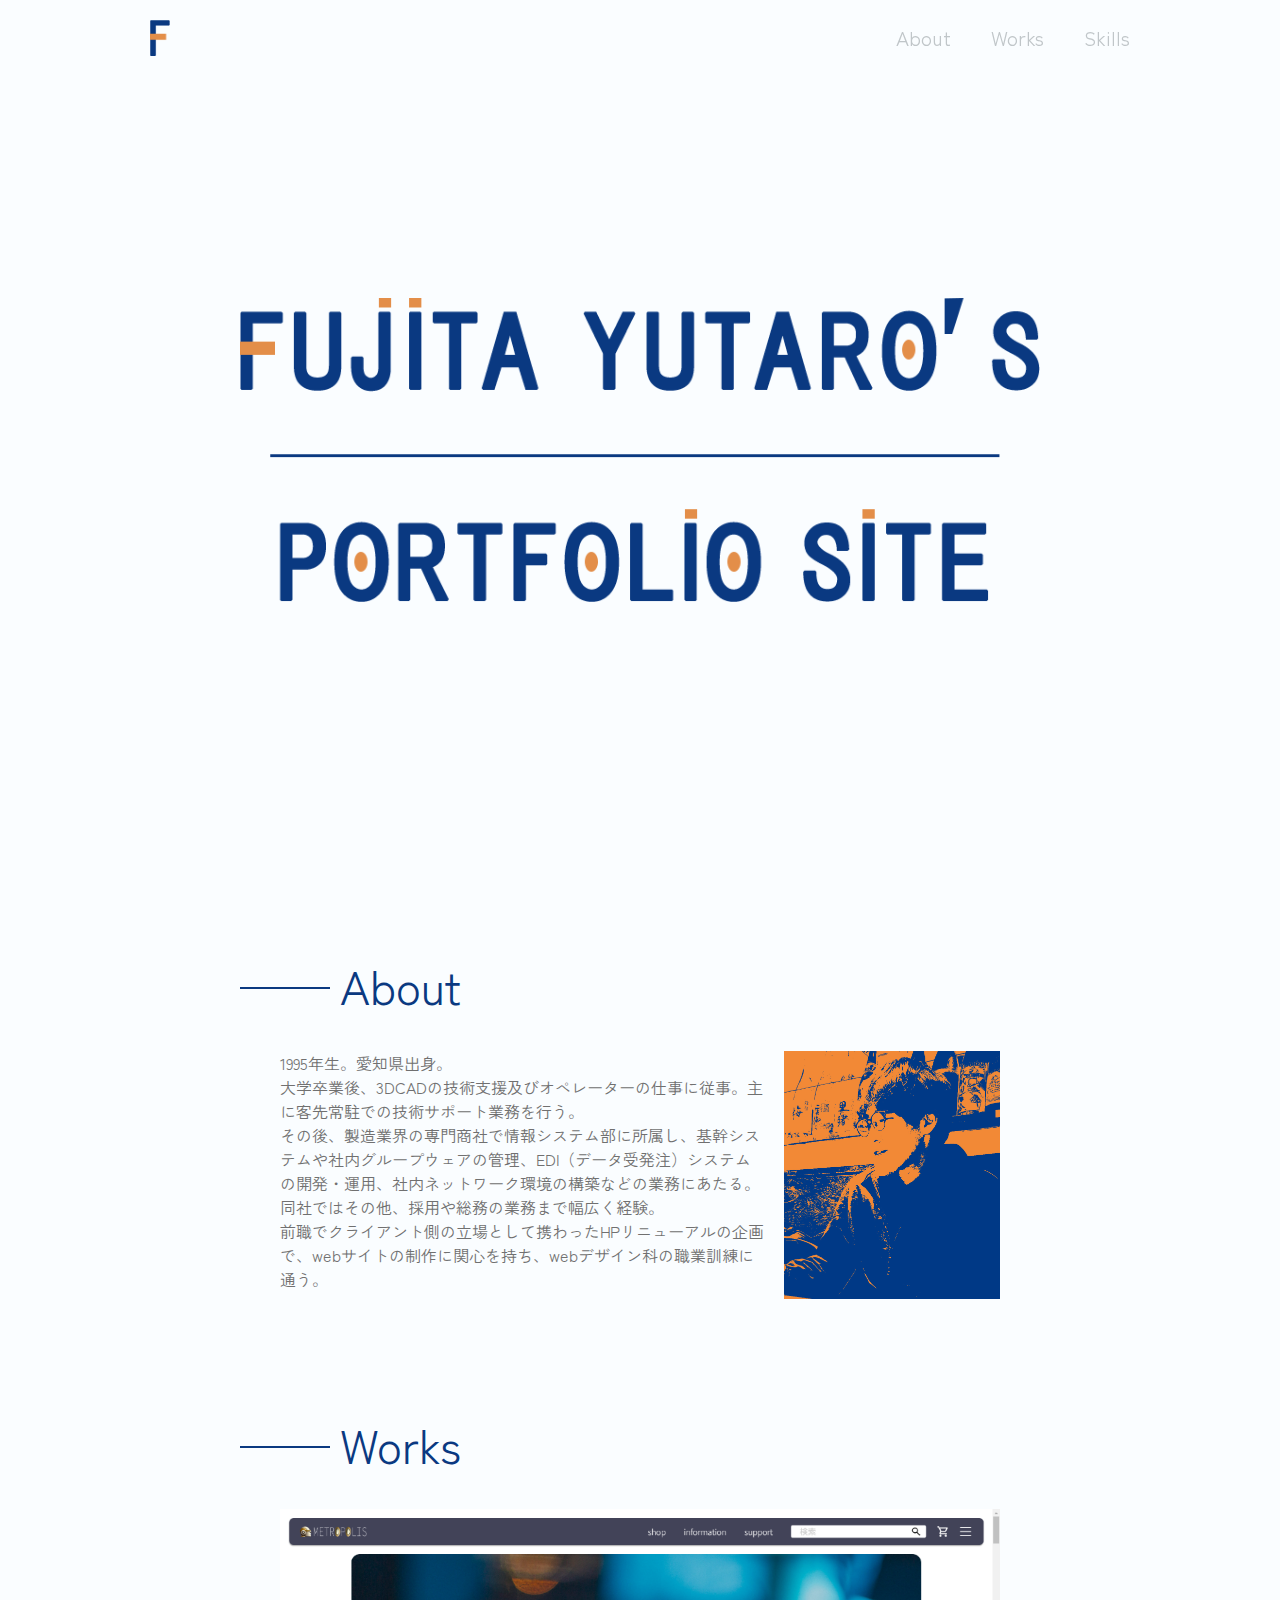
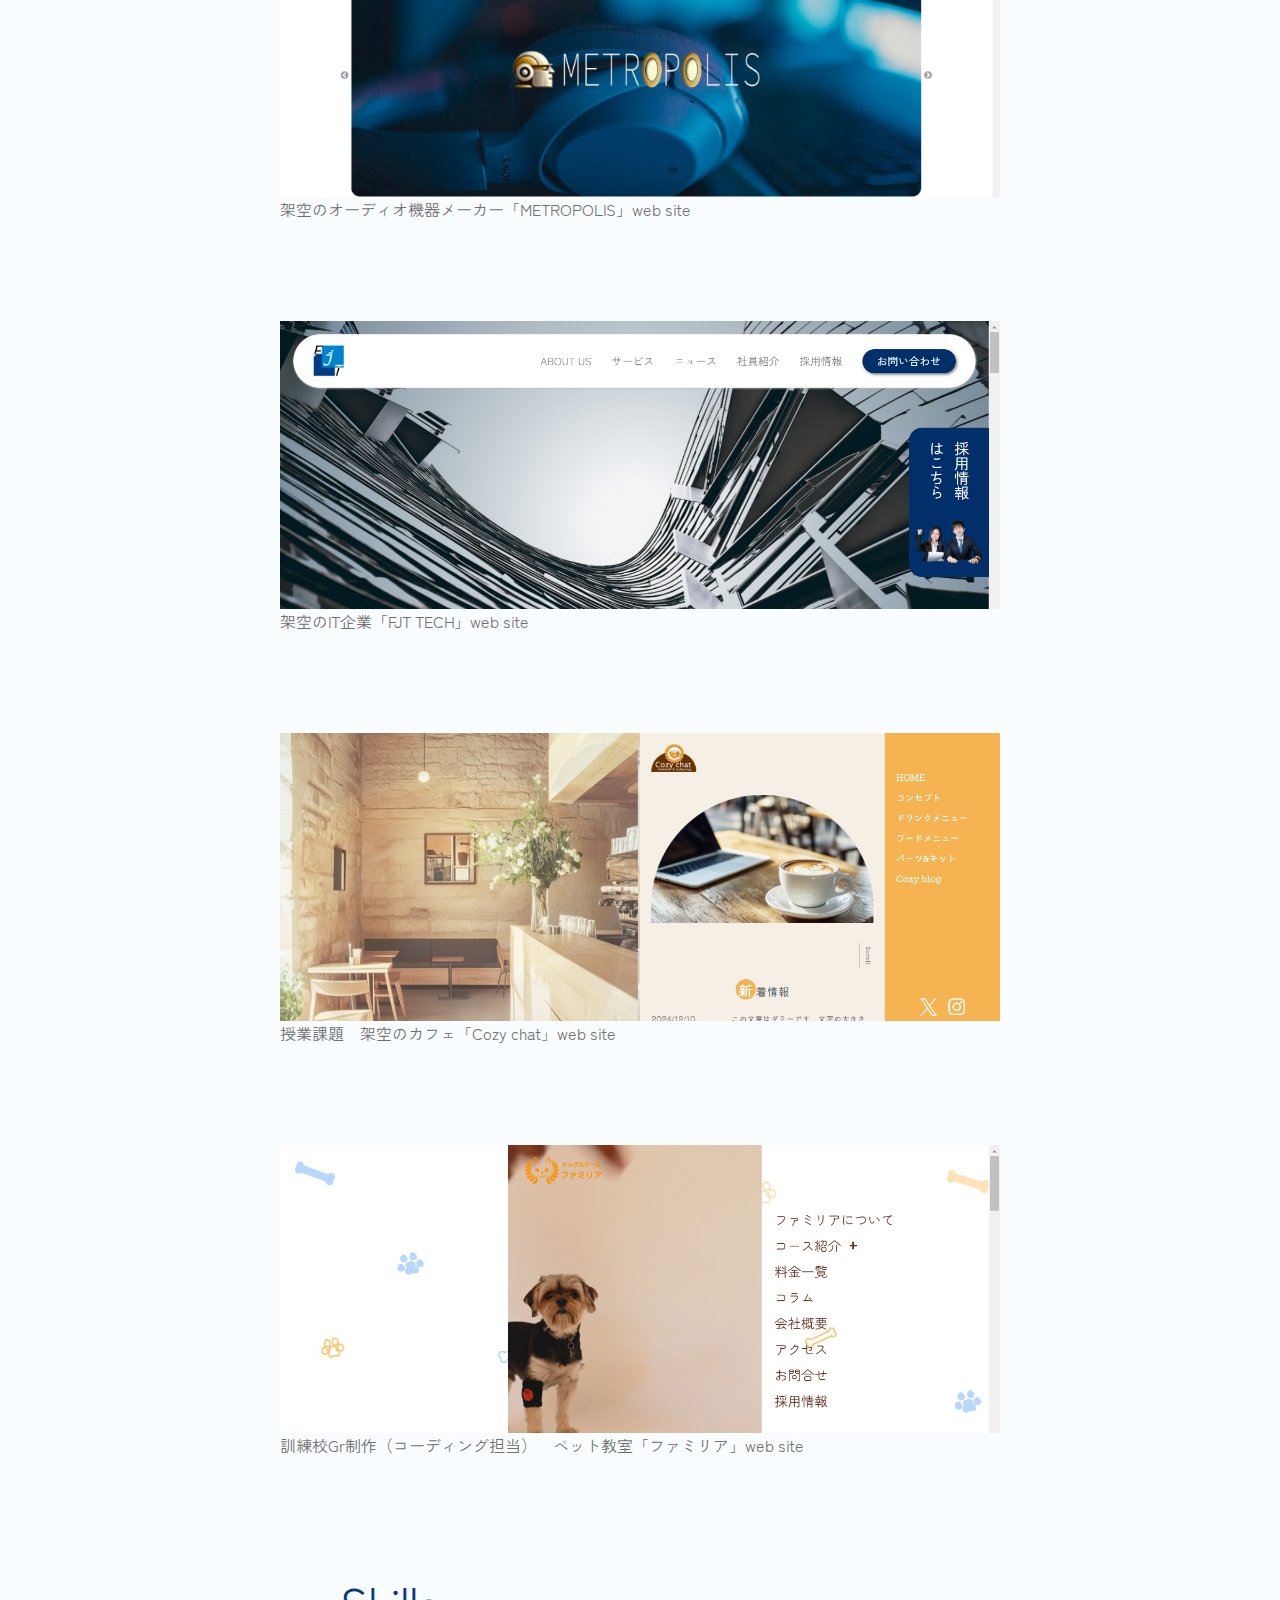
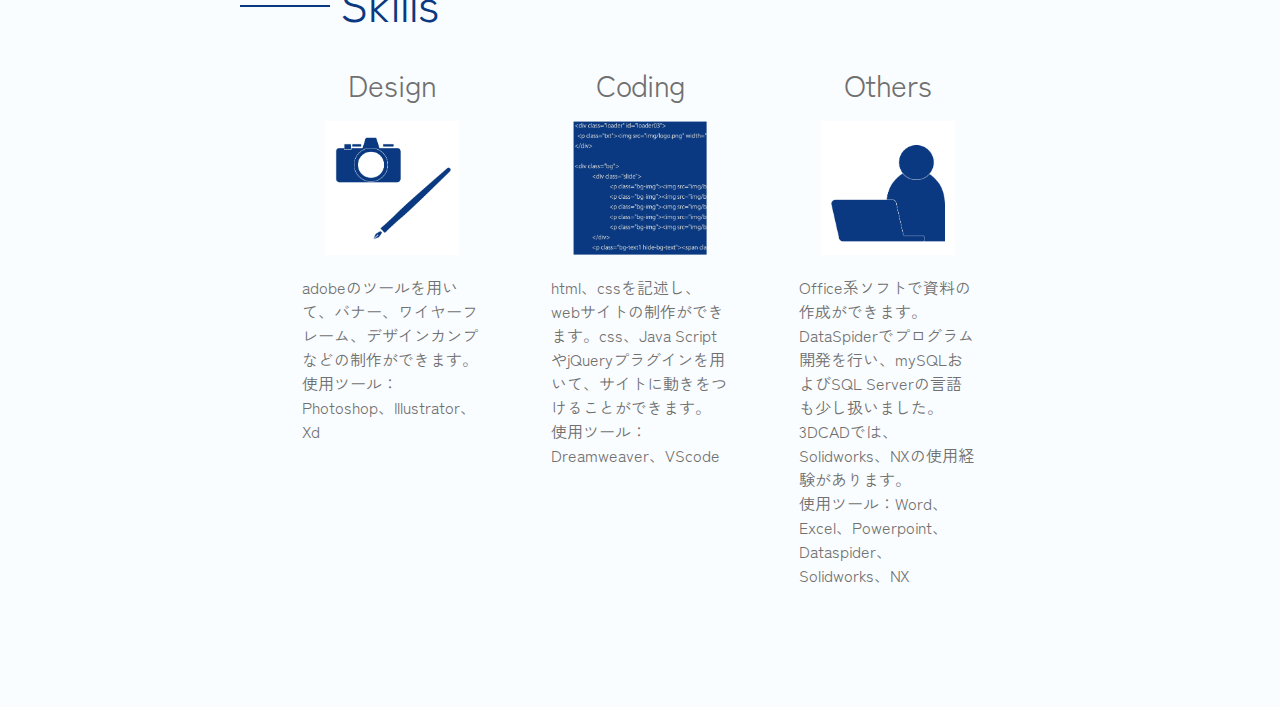
<file: index.html>
<!doctype html>
<html>
<head>
<meta charset="utf-8">
<meta name="viewport" content="width=device-width, initial-scale=1">
<title>FUJITA YUTARO'S PORTFOLIO SITE</title>
<link href="img/favicon.ico" rel="shortcut icon">	

<link href="css/reset.css" rel="stylesheet" type="text/css">
<link href="css/myreset.css" rel="stylesheet" type="text/css">
<link href="css/style.css" rel="stylesheet" type="text/css">
    
<link rel="preconnect" href="https://fonts.googleapis.com">
<link rel="preconnect" href="https://fonts.gstatic.com" crossorigin>
<link href="https://fonts.googleapis.com/css2?family=Zen+Kaku+Gothic+New&display=swap" rel="stylesheet">

</head>

<body>
<header>
	<div class="flex-box">
		<h1 class="logo"><a href="index.html"><img src="img/logo.png" width="46" height="83" alt=""/></a></h1>
		<nav>
			<ul class="menu">
				<li><a href="#about">About</a></li>
				<li><a href="#works">Works</a></li>
				<li><a href="#skills">Skills</a></li>
			</ul>
		</nav>
	</div>
</header>
<div class="container">
  <div class="mv">
		<p class="mv-image"><img src="img/mv.png" width="847" height="321" alt=""/></p>
	</div>
    <div class="wrap">
  <section class="about" id="about">
    <h2>About</h2>
    <div class="content">
      <div class="box clearfix">
        
        <p class="image"><img src="img/about-image.jpg" width="290" height="377" alt=""/></p>
        
        <p class="text">1995年生。愛知県出身。<br>大学卒業後、3DCADの技術支援及びオペレーターの仕事に従事。主に客先常駐での技術サポート業務を行う。<br>その後、製造業界の専門商社で情報システム部に所属し、基幹システムや社内グループウェアの管理、EDI（データ受発注）システムの開発・運用、社内ネットワーク環境の構築などの業務にあたる。同社ではその他、採用や総務の業務まで幅広く経験。<br>前職でクライアント側の立場として携わったHPリニューアルの企画で、webサイトの制作に関心を持ち、webデザイン科の職業訓練に通う。</p>  
        </div>
      </div>
  </section>
      
      <section class="works" id="works">
        <h2>Works</h2>
        <div class="content">
           
          <a class="box" href="https://yutaro-fujita.github.io/portfolio/metropolis/index.html" target="_blank">
            <p><img src="img/metro-sam.png" width="1280" height="523" alt=""/></p>
            <p><span>架空のオーディオ機器メーカー「METROPOLIS」web site</span></p>
          </a>
		
          <a class="box" href="https://yutaro-fujita.github.io/portfolio/fjt_tech/index.html">
            <p><img src="img/tech-sam.jpg" width="1280" height="523" alt=""/></p>
            <p><span>架空のIT企業「FJT TECH」web site</span></p>
          </a>
		
        <a class="box" href="https://yutaro-fujita.github.io/portfolio/cozychat/index.html" target="_blank">
          <p><img src="img/cozy-sam.png" width="1280" height="523" alt=""/></p>
          <p><span>授業課題　架空のカフェ「Cozy chat」web site</span></p>
        </a>    
          <a class="box" href="https://yutaro-fujita.github.io/portfolio/familia/index.html" target="_blank">
            <p><img src="img/familia-sam.png" width="1280" height="523" alt=""/></p>
            <p><span>訓練校Gr制作（コーディング担当）　ペット教室「ファミリア」web site</span></p>
          </a>
             
          
          
          </div>
        </section>
      
      <section class="skills" id="skills">
        <h2>Skills</h2>
        <div class="content">
          <div class="flex-box">
            <div class="box">
              <div class="fix-430">
                <h3>Design</h3>
                <p class="image"><img src="img/skills-image1.jpg" width="399" height="400" alt=""/></p>
              </div>
              <p class="text">adobeのツールを用いて、バナー、ワイヤーフレーム、デザインカンプなどの制作ができます。<br><span>使用ツール：Photoshop、Illustrator、Xd</span></p>
              </div>
            <div class="box">
              <div class="fix-430">
                <h3>Coding</h3>
                <p class="image"><img src="img/skills-image2.jpg" width="399" height="400" alt=""/></p>
              </div>
              <p class="text">html、cssを記述し、webサイトの制作ができます。css、Java ScriptやjQueryプラグインを用いて、サイトに動きをつけることができます。<br><span>使用ツール：Dreamweaver、VScode</span></p>
              </div>
            <div class="box">
              <div class="fix-430">
                <h3>Others</h3>
                <p class="image"><img src="img/skills-image3.jpg" width="399" height="400" alt=""/></p>
              </div>
              <p class="text">Office系ソフトで資料の作成ができます。<br>DataSpiderでプログラム開発を行い、mySQLおよびSQL Serverの言語も少し扱いました。<br>3DCADでは、Solidworks、NXの使用経験があります。<br><span>使用ツール：Word、Excel、Powerpoint、Dataspider、Solidworks、NX</span>
                
                <!--
                  <br>
                  <span class="kuwasiku">
                      <a href="#">
                          さらにくわしく
                          <img class="arrow" src="img/arrow.png" alt=""/>
                      </a>
                  </span>
                  !-->
                
                </p>
              
              
              </div>
            </div>
          </div>
        </section>
    </div>
    
</div>

<script type="text/javascript" src="js/jquery-3.7.1.min.js"></script>
<script type="text/javascript" src="js/script.js"></script>

</body>
</html>
</file>
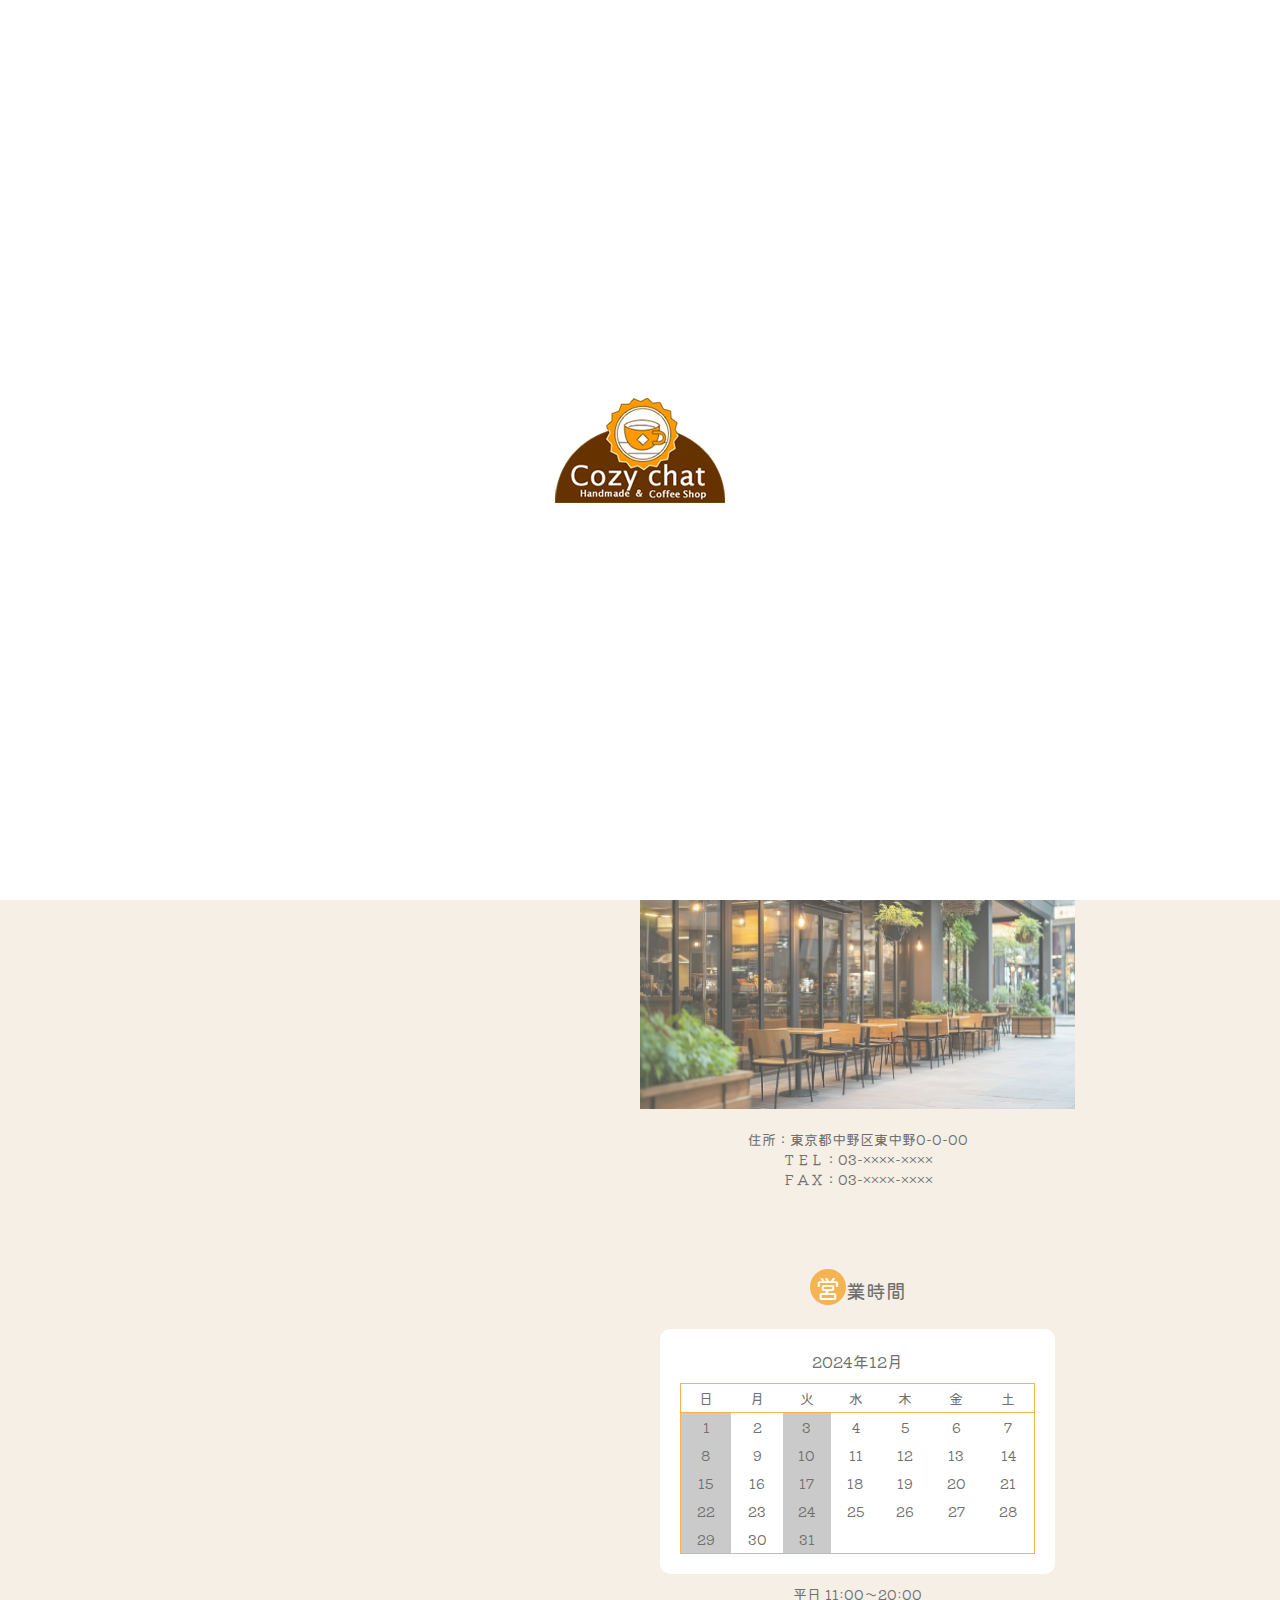
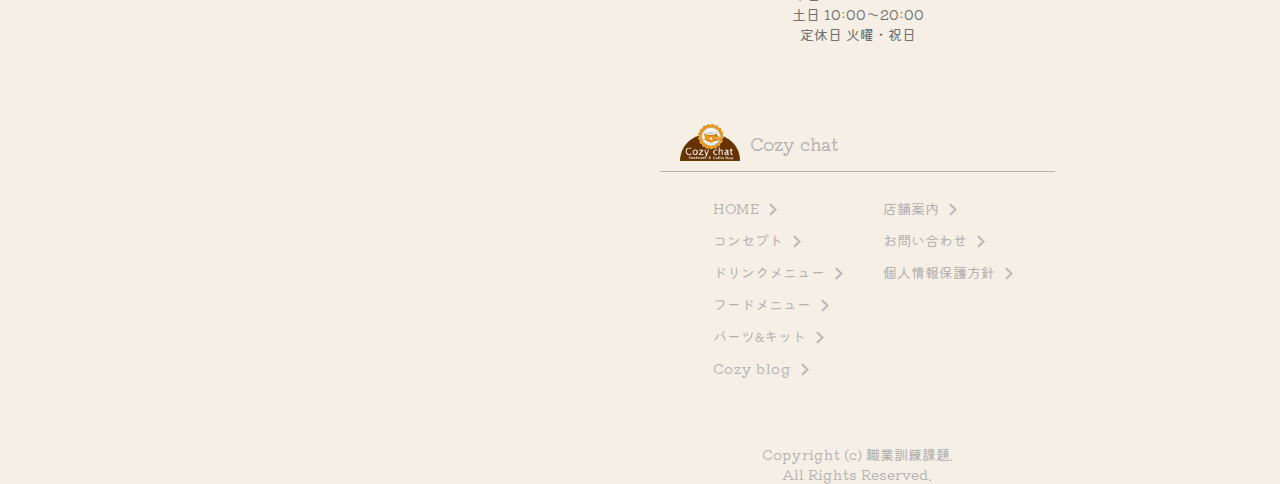
<file: cozychat/index.html>
<!doctype html>
<html>
<head>
<meta charset="utf-8">
<meta name="viewport" content="width=device-width, initial-scale=1">

<title>Cozy chat</title>
<!--cssのリンク!-->
<link href="css/slick.css" rel="stylesheet" type="text/css">
<link href="css/slick-theme.css" rel="stylesheet" type="text/css">
<link href="css/style.css" rel="stylesheet" type="text/css">
<!--フォントのリンク!-->
<link rel="preconnect" href="https://fonts.googleapis.com">
<link rel="preconnect" href="https://fonts.gstatic.com" crossorigin>
<link href="https://fonts.googleapis.com/css2?family=Barlow:ital,wght@0,100;0,200;0,300;0,400;0,500;0,600;0,700;0,800;0,900;1,100;1,200;1,300;1,400;1,500;1,600;1,700;1,800;1,900&family=Kiwi+Maru&family=Noto+Sans+JP:wght@100..900&display=swap" rel="stylesheet">
</head>

<body id="top">
<!--
<div class="loader" id="loader03">
  <div class="circles-to-rhombuses-spinner">
    <div class="circle"></div>
    <div class="circle"></div>
    <div class="circle"></div>
  </div>
  <p class="txt">こんにちは！</p>
</div>
!-->
<div class="loader" id="loader03">
  <p class="txt"><img src="img/logo.png" width="170" height="105" alt=""/></p>
</div>

<div class="bg">
	<div class="slide">
		<p class="bg-img"><img src="img/bg.jpg" alt=""></p>
		<p class="bg-img"><img src="img/bg2.jpg" alt=""></p>
		<p class="bg-img"><img src="img/bg3.jpg" alt=""></p>
		<p class="bg-img"><img src="img/bg4.jpg" alt=""></p>
		<p class="bg-img"><img src="img/bg5.jpg" alt=""></p>
	</div>
	<p class="bg-text1 hide-bg-text"><span class="blurTrigger">くつろいだ時間を<br>
		あなたとわたしで</span></p>
	<p class="bg-text2 hide-bg-text"><span class="blurTrigger">やさしい時間を<br>過ごせる空間<span class="nowrap">「Cozy chat」</span></span></p>
</div>
	
<div class="main-content">
	
 <div class="dammy-menu"></div>
	
	<div class="no-trans">
		<nav class="sidemenu">
			<ul class="menu">
				<li><a href="#">HOME</a></li>
				<li><a href="#">コン<span class="nowrap">セプト</span></a></li>
					<li><a href="#">ドリンク<span class="nowrap">メニュー</span></a></li>
					<li><a href="#">フード<span class="nowrap">メニュー</span></a></li>
				<li><a href="#">パーツ&<span class="nowrap">キット</span></a></li>
					<li><a href="#">Cozy <span class="nowrap">blog</span></a></li>
				</ul>
			<div class="sns">
				<p class="sns-logo"><a href="#"><img src="img/logo-white.png" alt=""></a></p>
				<p class="sns-logo"><a href="#"><img src="img/Instagram_Glyph_White.png" alt=""></a></p>
				</div>
			</nav>
	</div>
	
	
	
	<div class="container">
		<header>
			<h1 class="logo"><a href="index.html"><img src="img/logo.png" alt=""></a></h1>
			<div class="nav-btn">
				<span></span>
				<span></span>
				<span></span>
			</div>
	</header>
		
		<div class="mv">
			<p><img src="img/mv.png" alt=""></p>
			<p class="bg-text1 sp-mv-text"><span class="blurTrigger">くつろいだ時間を<br>あなたとわたしで</span></p>
	    <p class="bg-text2 sp-mv-text"><span class="blurTrigger">やさしい時間を<br>過ごせる空間<span class="nowrap">「Cozy chat」</span></span></p>
		</div>
		
		<div class="scroll-area">
			<div class="scroll"><span>Scroll</span></div>
		</div>
		
<section class="news">
	<h2><span>新</span>着情報</h2>
		<dl>
			<dt>2024/12/10</dt><dd>この文章はダミーです。文字の大きさ、量、字間、行間等を確認するために入れています。</dd>
			<dt>2024/11/07</dt><dd>この文章はダミーです。文字の大きさ、量、字間、行間等を確認するために入れています。</dd>
			<dt>2024/10/15</dt><dd>この文章はダミーです。文字の大きさ、量、字間、行間等を確認するために入れています。</dd>
			</dl>
		
</section>
		
	<section class="shop">
		<h2><span>店</span>舗案内</h2>
		<p class="gazou"><img src="img/gaikan.jpg" alt=""></p>
		<p class="text">住所：東京都中野区東中野<br class="br-switch">0-0-00<br>ＴＥＬ：03-××××-××××<br>ＦＡＸ：03-××××-××××</p>
	</section>
		
	<section class="calendar">
		<h2><span>営</span>業時間</h2>
		<div class="box">
			<h3>2024年12月</h3>
			<table>
				<tbody>
					<tr>
						<th scope="row">日</th>
						<th>月</th>
						<th>火</th>
						<th>水</th>
						<th>木</th>
						<th>金</th>
						<th>土</th>
						</tr>
					<tr>
						<td scope="row">1</td>
						<td>2</td>
						<td>3</td>
						<td>4</td>
						<td>5</td>
						<td>6</td>
						<td>7</td>
						</tr>
					<tr>
						<td scope="row">8</td>
						<td>9</td>
						<td>10</td>
						<td>11</td>
						<td>12</td>
						<td>13</td>
						<td>14</td>
						</tr>
					<tr>
						<td scope="row">15</td>
						<td>16</td>
						<td>17</td>
						<td>18</td>
						<td>19</td>
						<td>20</td>
						<td>21</td>
						</tr>
					<tr>
						<td scope="row">22</td>
						<td>23</td>
						<td>24</td>
						<td>25</td>
						<td>26</td>
						<td>27</td>
						<td>28</td>
						</tr>
					<tr>
						<td scope="row">29</td>
						<td>30</td>
						<td>31</td>
						<td>&nbsp;</td>
						<td>&nbsp;</td>
						<td>&nbsp;</td>
						<td>&nbsp;</td>
						</tr>
					</tbody>
	</table>
			
			</div>
		<p class="text">平日 11:00～20:00<br>土日 10:00～20:00<br>定休日 火曜・祝日</p>
	</section>
		
		
		
		
		
	<footer>
		<div class="footer-top">
			<p class="logo"><img src="img/logo.png" alt=""></p>
			<p class="name">Cozy chat</p>
			</div>
		<div class="menu-box">
			<ul class="menu">
				<li><a href="#"><p>HOME</p><p class="arrow"><img src="img/arrow.png"></p></a></li>
				<li><a href="#"><p>コン<span class="nowrap">セプト</span></p></p><p class="arrow"><img src="img/arrow.png"></p></a></li>
				<li><a href="#"><p>ドリンク<span class="nowrap">メニュー</span></p><p class="arrow"><img src="img/arrow.png"></p></a></li>
				<li><a href="#"><p>フード<span class="nowrap">メニュー</span></p><p class="arrow"><img src="img/arrow.png"></p></a></li>
				<li><a href="#"><p>パーツ&<span class="nowrap">キット</span></p><p class="arrow"><img src="img/arrow.png"></p></a></li>
				<li><a href="#"><p>Cozy <span class="nowrap">blog</span></p><p class="arrow"><img src="img/arrow.png"></p></a></li>
				</ul>
			<ul class="menu2">
				<li><a href="#"><p>店舗案内</p><p class="arrow"><img src="img/arrow.png"></p></a></li>
				<li><a href="#"><p>お問い<span class="nowrap">合わせ</span></p><p class="arrow"><img src="img/arrow.png"></p></a></li>
				<li><a href="#"><p>個人情報<span class="nowrap">保護</span><span class="nowrap">方針</span></p><p class="arrow"><img src="img/arrow.png"></p></a></li>
				</ul>
			</div>
		
		<p class="copyright">Copyright (c) 職業訓練課題.<br>
			All Rights Reserved.</p>
	</footer>
	
	<a class="pagetop" href="top"><p class="arrow"><img src="img/gotop_arrow.png" alt=""/>
	</p><p class="text">TOP</p></a>
	
</div>
	
</div>
	

<script type="text/javascript" src="js/jquery-3.7.1.min.js"></script>
<script src="//ajax.googleapis.com/ajax/libs/jquery/1.7.1/jquery.min.js"></script>
<script src="https://code.jquery.com/jquery-3.4.1.min.js" integrity="sha256-CSXorXvZcTkaix6Yvo6HppcZGetbYMGWSFlBw8HfCJo=" crossorigin="anonymous"></script>
<script type="text/javascript" src="js/slick.min.js"></script>
<script type="text/javascript" src="js/script.js"></script>


</body>
</html>
</file>
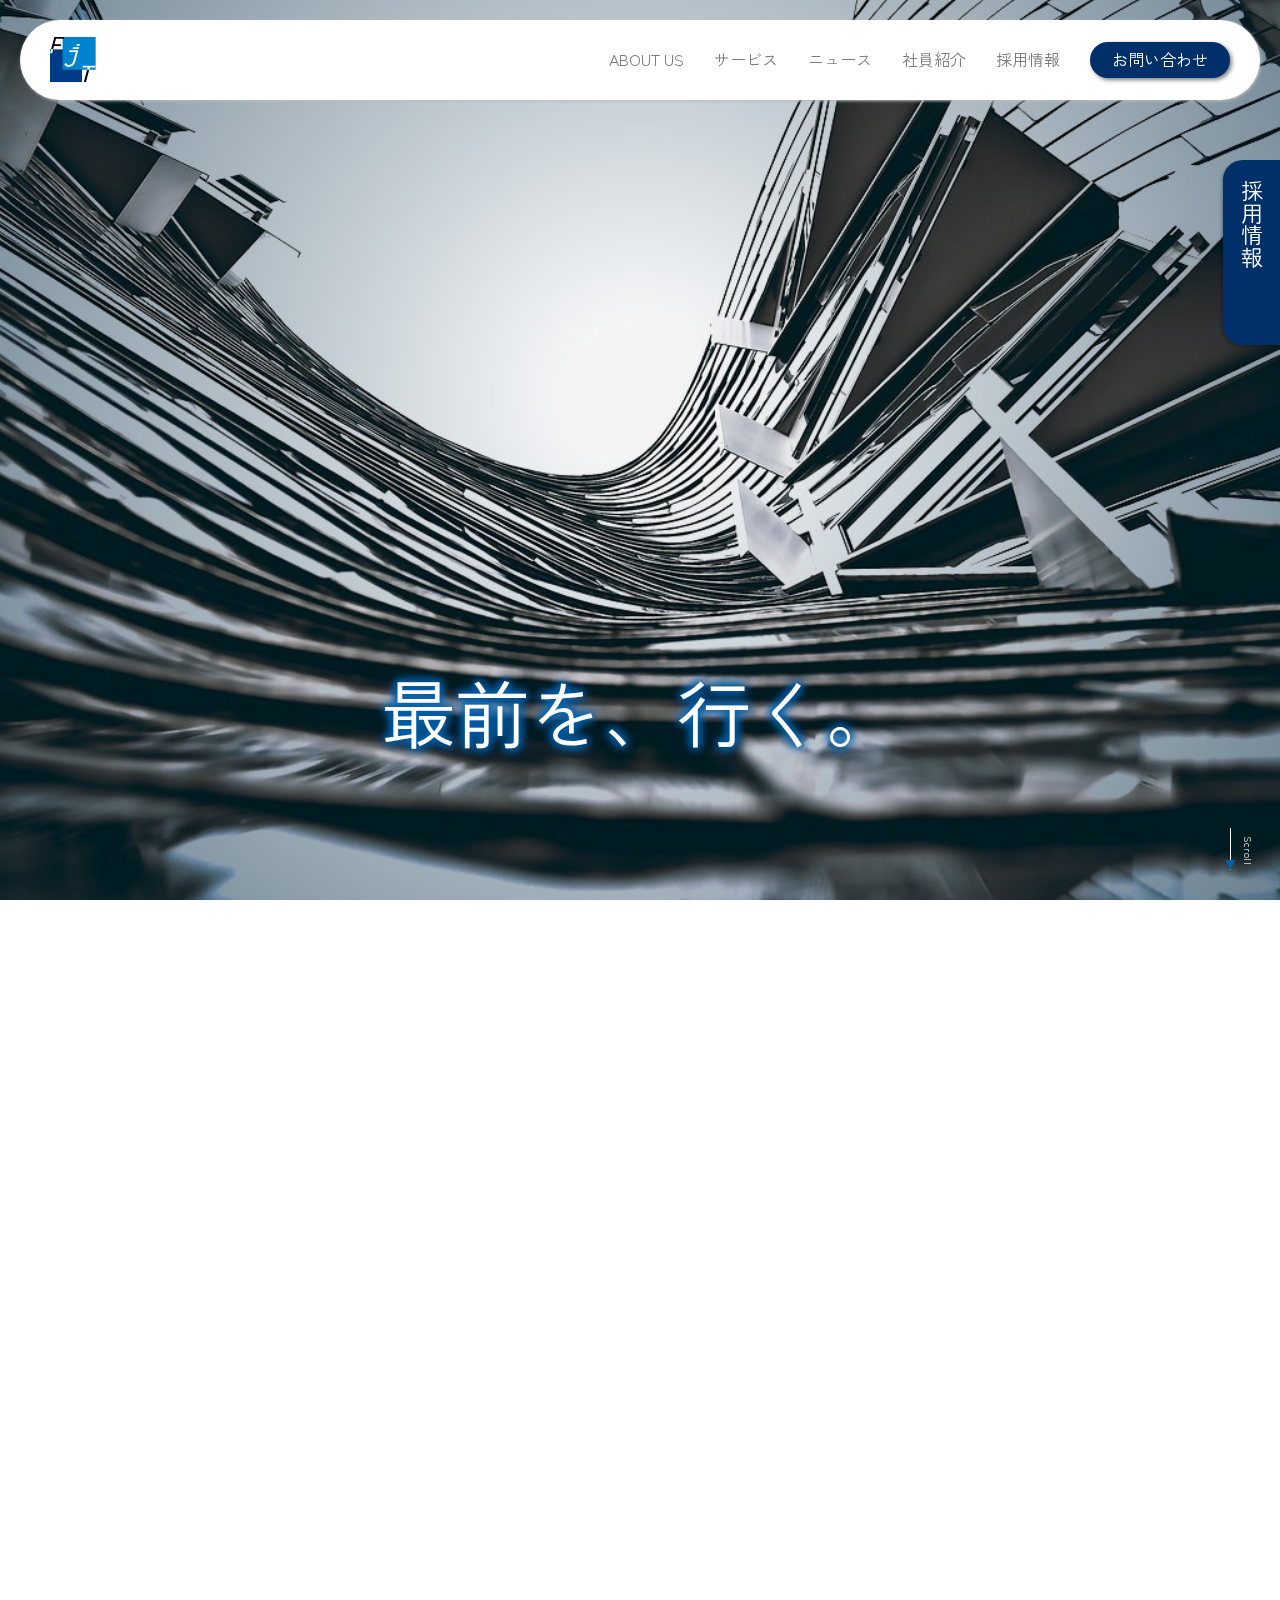
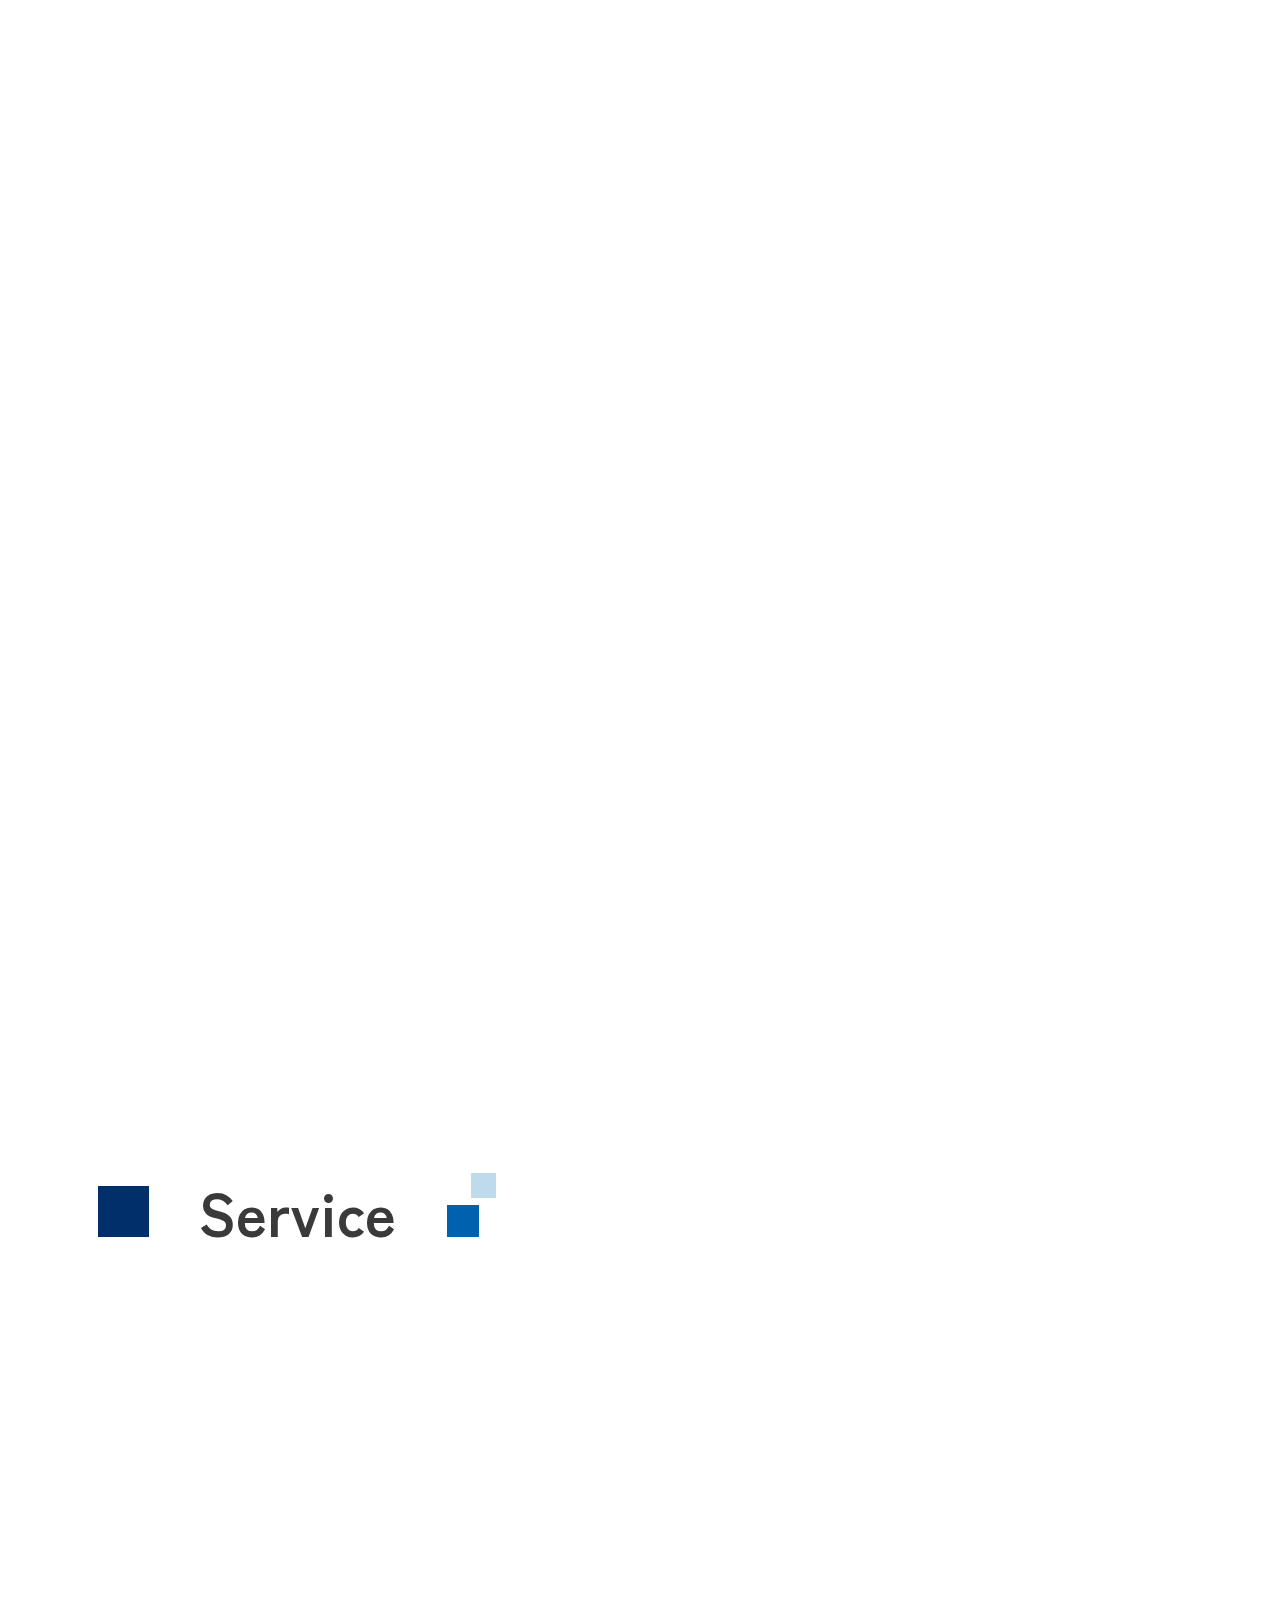
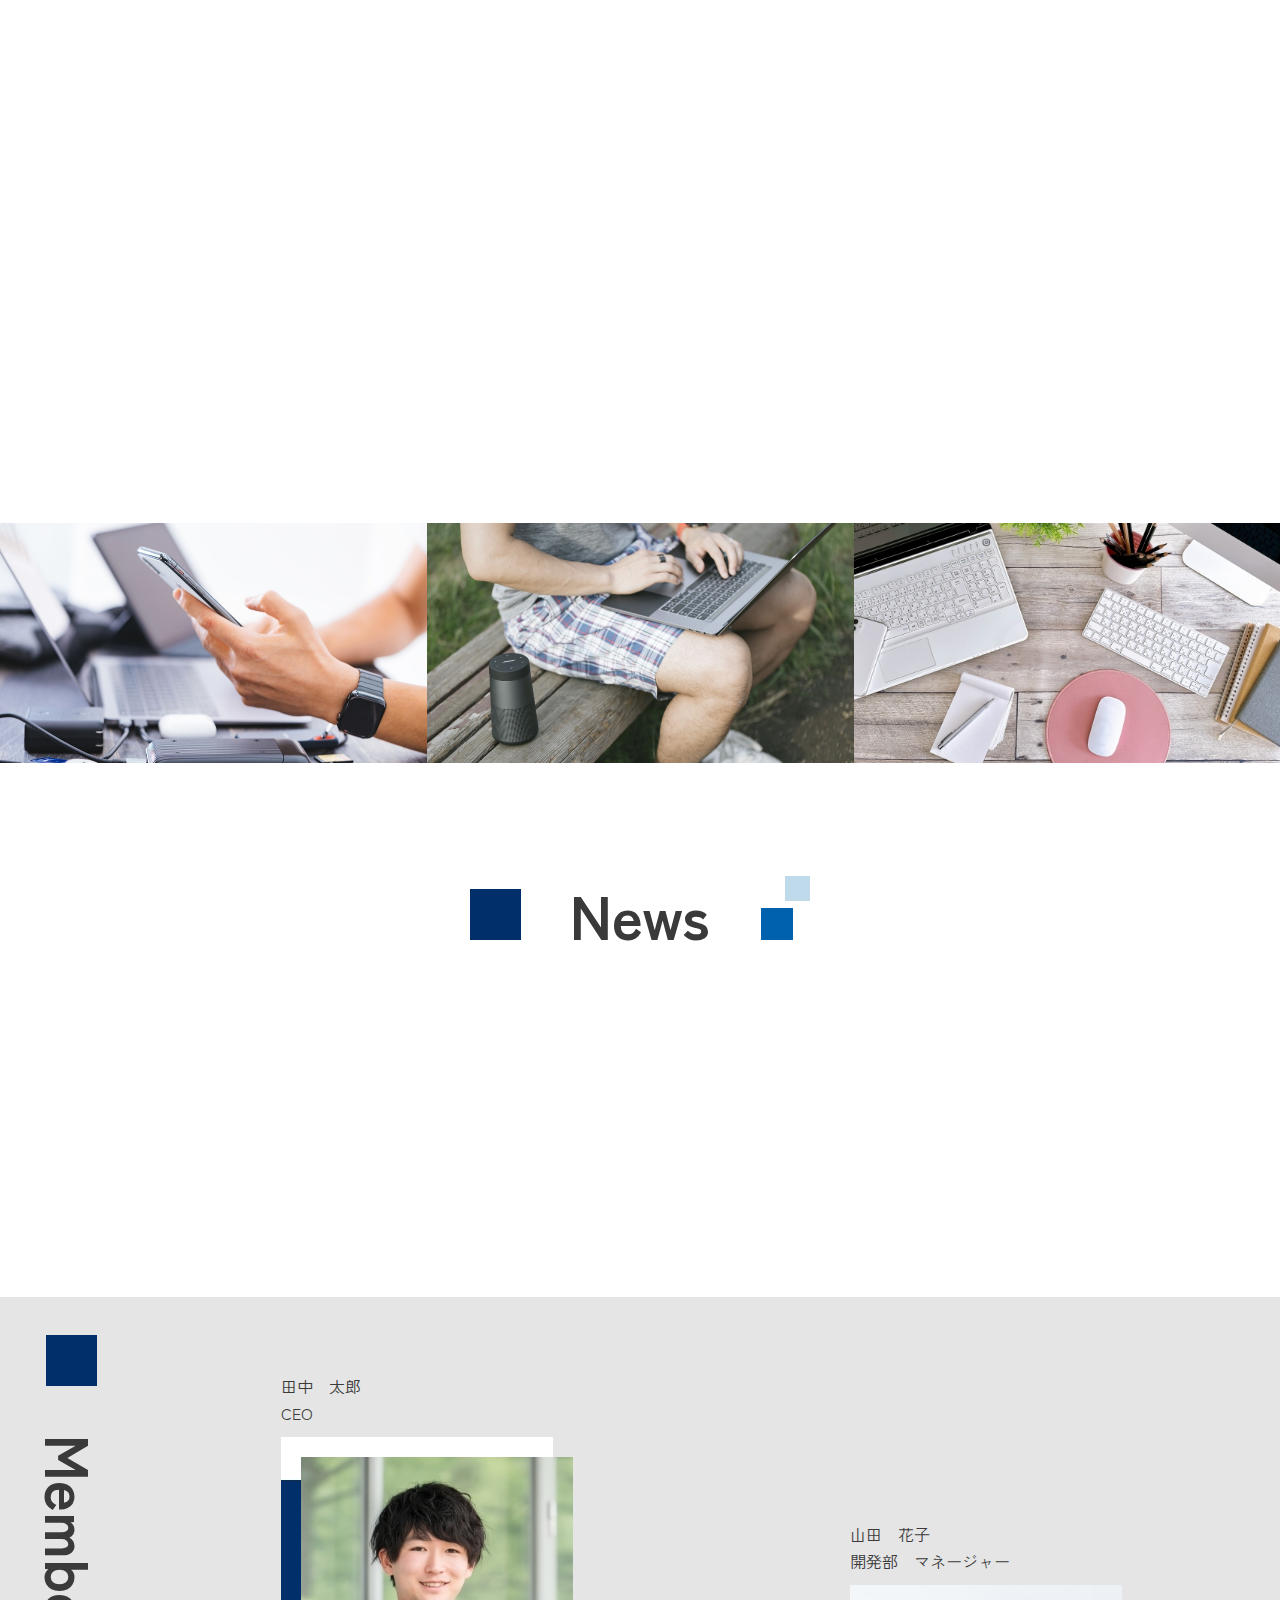
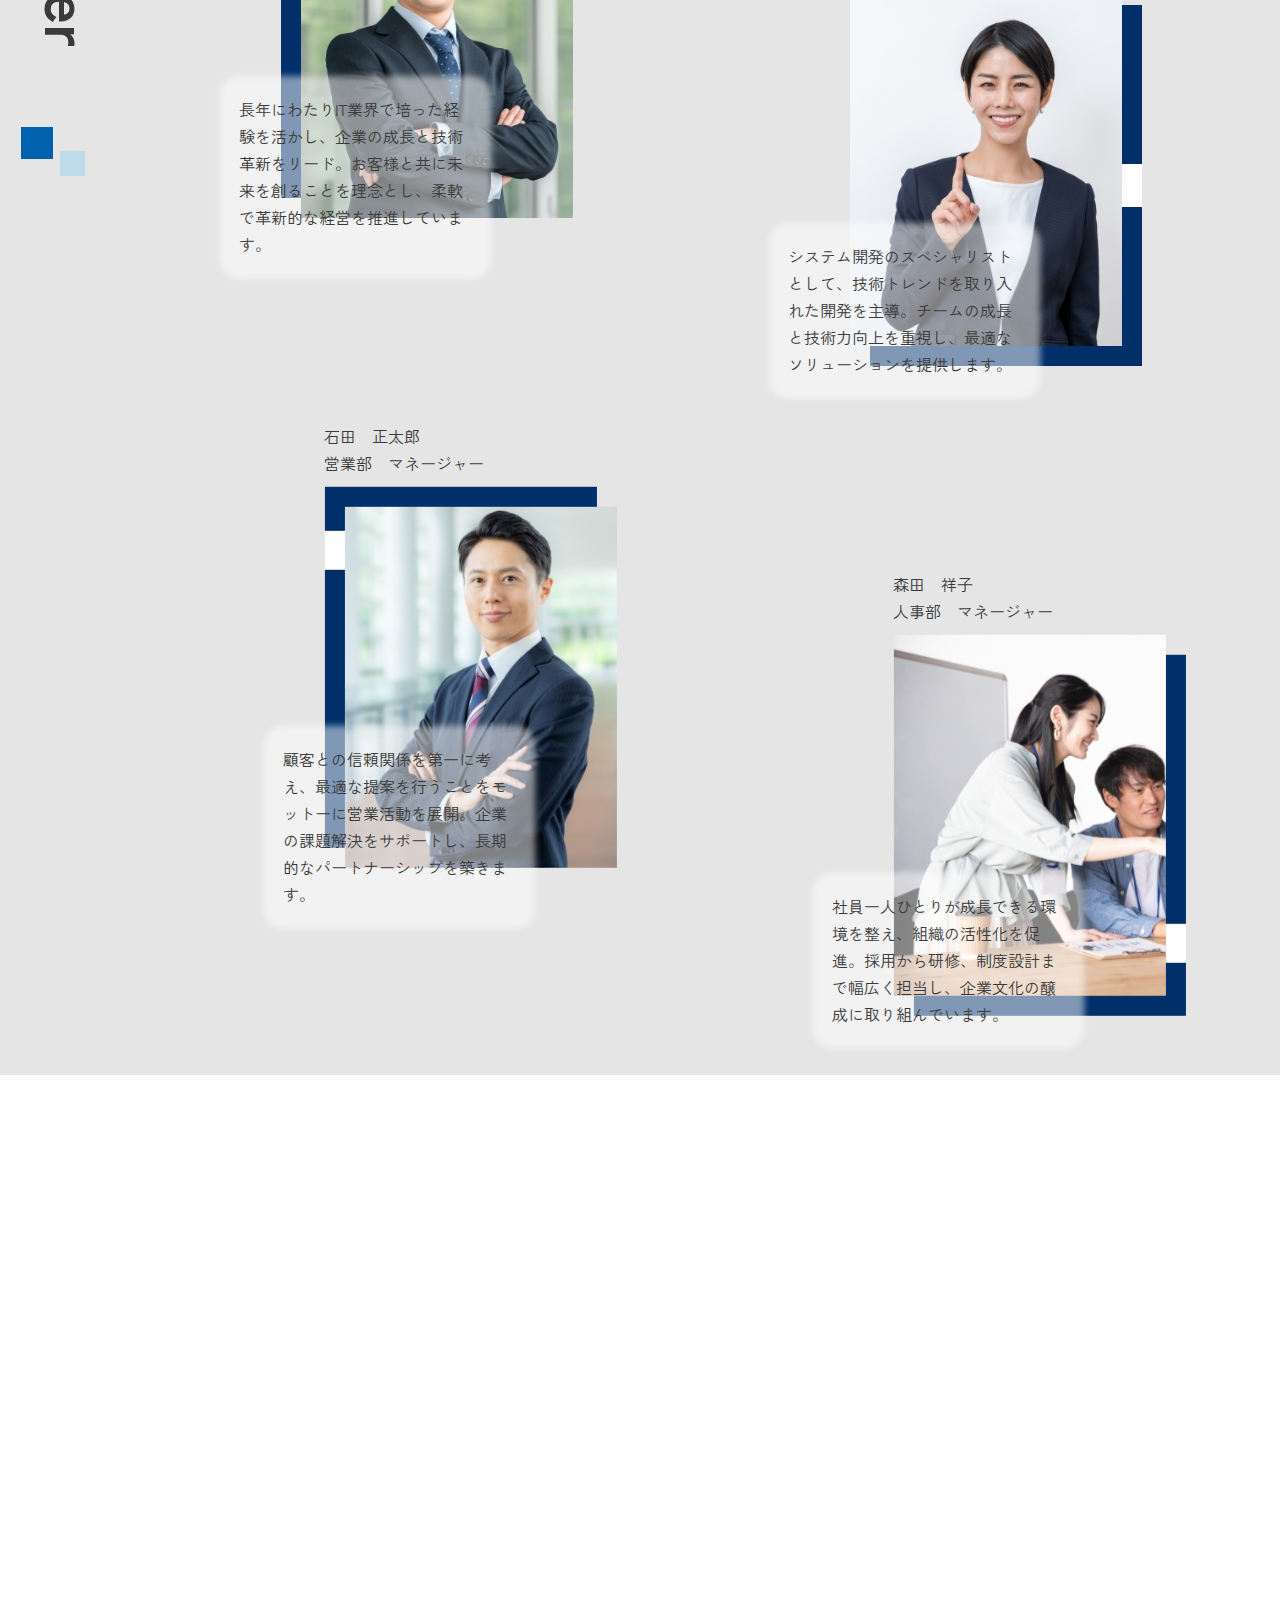
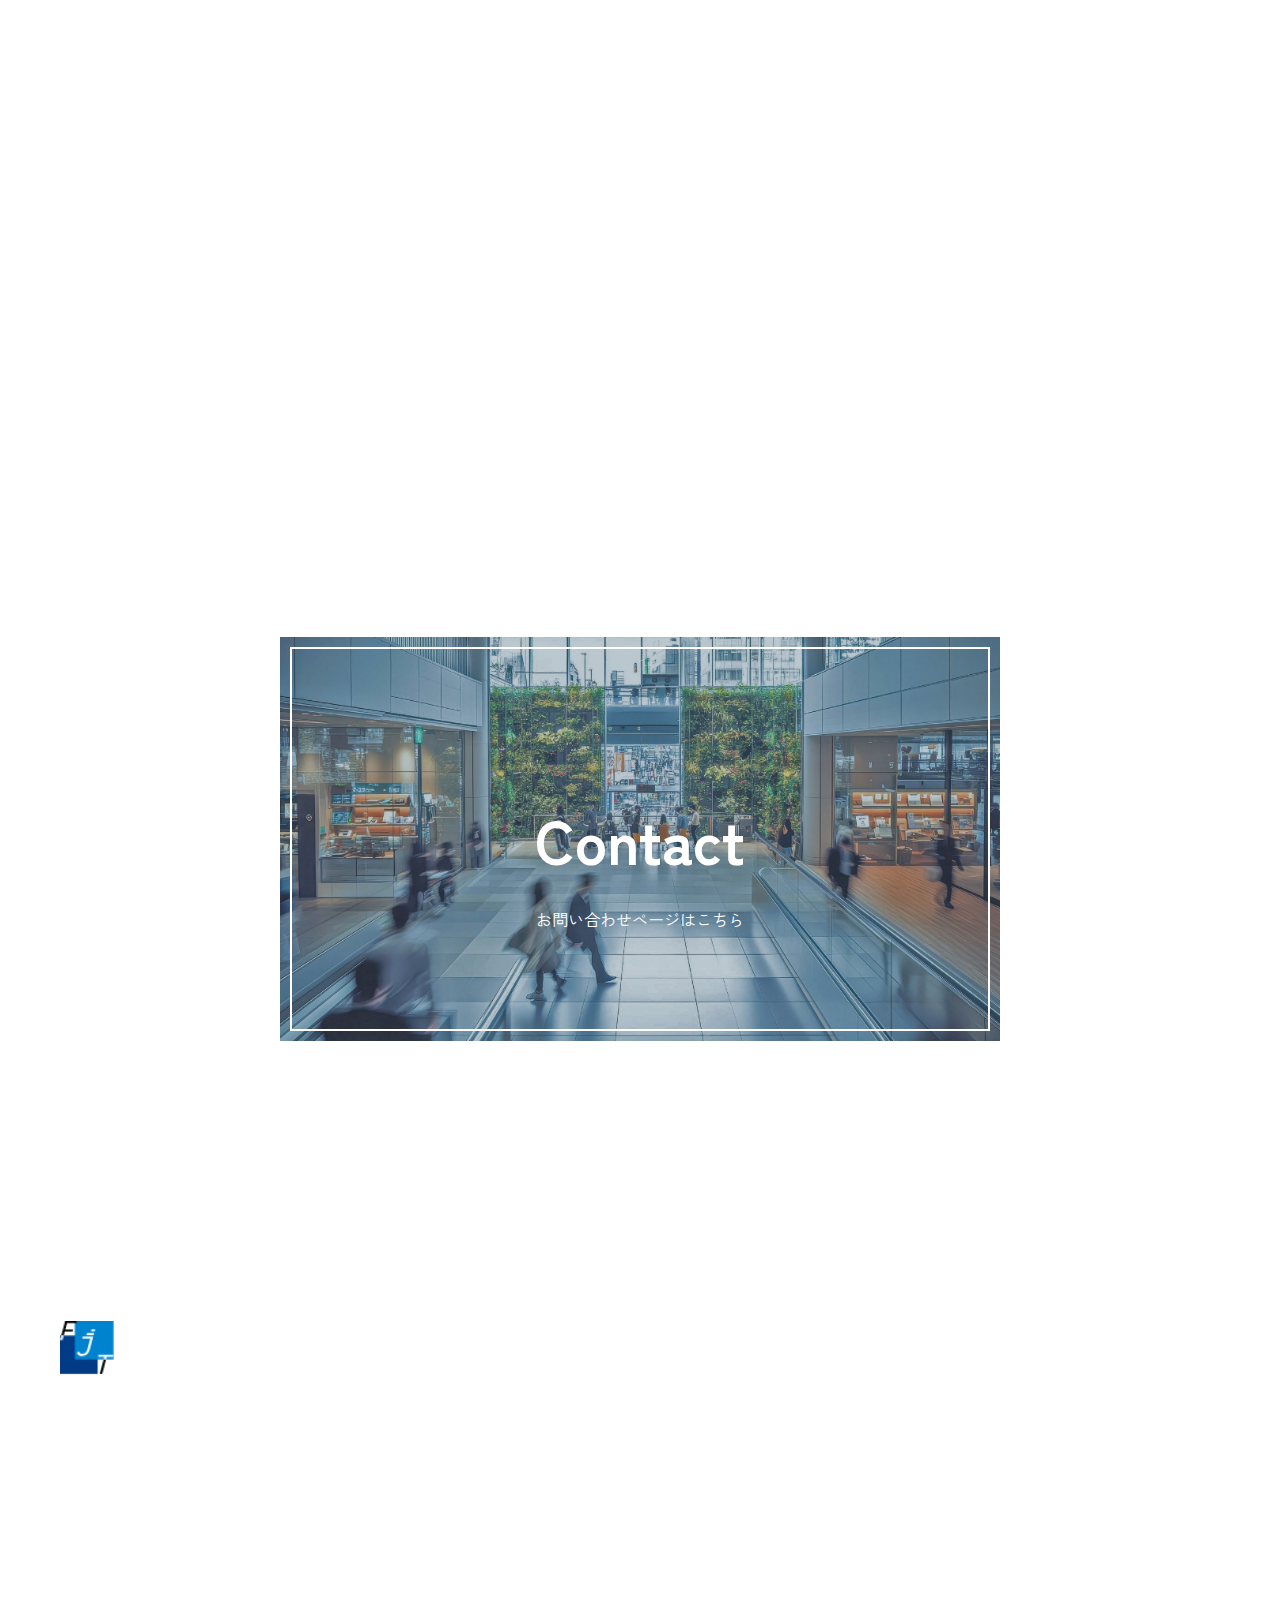
<file: fjt_tech/index.html>
<!doctype html>
<html>
<head>
<meta charset="utf-8">
<meta name="viewport" content="width=device-width, initial-scale=1">
<title>FJT Tech</title>
<link href="css/slick.css" rel="stylesheet" type="text/css">
<link href="css/slick-theme.css" rel="stylesheet" type="text/css">
<link href="css/style.css" rel="stylesheet" type="text/css">
	
<link rel="preconnect" href="https://fonts.googleapis.com">
<link rel="preconnect" href="https://fonts.gstatic.com" crossorigin>
<link href="https://fonts.googleapis.com/css2?family=Zen+Kaku+Gothic+New&display=swap" rel="stylesheet">
</head>

<body>

<div class="mv-image">
	<img src="img/mv.jpg" width="1600" height="900" alt=""/>
</div>
	
<div class="banner">
  <a href="#recruit">
  <div class="text-area">
    <p class="text">採用情報</p>
    <p class="text hover-on">はこちら</p>
  </div>
  <p class="image hover-on"><img src="img/banner-image-part1.png" width="195" height="128" alt=""/></p>
	</a>
</div>
	
<nav class="sp-show">
					  <ul class="menu">
                          <li><a href="#aboutus" class="special-link nwrp"><span>ABOUT US</span></a></li>
						  <li><a class="nwrp" href="#service">サービス</a></li>
						  <li><a class="nwrp" href="#news">ニュース</a></li>
						  <li><a class="nwrp" href="#member">社員紹介</a></li>
						  <li><a class="nwrp" href="#recruit">採用情報</a></li>
					  </ul>
				  </nav>
    
    
<div class="container">
	
	  <header>
		  <div class="box">
			  <h1 class="logo"><a href="index.html"><img src="img/logo.png" width="46" height="46" alt=""/></a></h1>
			  <div class="inner-box">
			 	  <nav class="sp-hide">
					  <ul class="menu">
						  <li><a href="#aboutus" class="special-link nwrp">ABOUT US</a></li>
						  <li><a class="nwrp" href="#service">サービス</a></li>
						  <li><a class="nwrp" href="#news">ニュース</a></li>
						  <li><a class="nwrp" href="#member">社員紹介</a></li>
						  <li><a class="nwrp" href="#recruit">採用情報</a></li>
					  </ul>
				  </nav>
				  <p class="menu-btn">
                      <a href="contact.html">
                      <span class="nwrp sp-hide">お問い合わせ</span>
                      <span class="nwrp sp-show">contact</span>
                      </a>
                  </p>
                <div class="nav-btn sp-show">
                      <span></span>
                      <span></span>
                      <span></span>
                  </div>
			  </div>
		  </div>
	  </header>
	
  <div class="copy-area">
	  <p class="catchcopy">最前を、行く。</p>
	
			  <div class="scroll"><span>Scroll</span></div>
		
	  </div>
	
	  <section class="aboutus sticky-parent" id="aboutus">
			<div class="box sticky">
	<h2 class="inview-fv nwrp">About us</h2>

		<p class="text inview-fv">私たちFJT TECHは、最新のテクノロジーと革新的なアイデアで、ビジネスの未来を支えるITソリューションを提供する企業です。クラウド、AI、システム開発など幅広い分野で、お客様の課題解決をサポートします。<br>
「テクノロジーで世界をもっとシンプルに」をビジョンに掲げ、最先端の技術力と柔軟な対応力で価値あるサービスを創出。スタートアップから大企業まで、多様なニーズに応えるパートナーとして成長し続けます。</p>

			</div>
	  </section>
	
	</div>
	
	
<div class="container-white">
	
	<section class="service inview" id="service"> 
		<h2 class="temp1">Service</h2>
		<p class="bg-image"><img src="img/service-bg.png" width="419" height="394" alt=""/></p>
		<div class="flx-box">
			<div class="box">
				<p class="image"><img src="img/service-image1.jpg" width="419" height="394" alt=""/></p>
                <div class="text-area">
                  <h3><span  class="nwrp">ソフトウェア</span><span  class="nwrp">開発事業</span></h3>
                  <p class="text">業務システム、Webアプリ、スマホアプリなど、幅広いソフトウェア開発を手掛けています。最新の開発技術を駆使し、ユーザビリティとパフォーマンスを重視した高品質なソフトウェアを提供。AIやIoT技術を活用した革新的なプロダクト開発にも注力し、ビジネスの可能性を広げます。要件定義から設計、開発、運用まで一貫したサポートを行い、お客様のニーズに最適なソフトウェアを実現します。</p>
                </div>
			</div>
			<div class="box">
				<p class="image"><img src="img/service-image2.jpg" width="419" height="394" alt=""/></p>
                <div class="text-area">
                  <h3><span  class="nwrp">システム</span><span  class="nwrp">開発事業</span></h3>
                  <p class="text">企業の業務効率化やDX推進を支援するシステム開発を提供。業務フローの最適化や自動化を目的とし、要件定義から設計、開発、運用・保守までワンストップで対応します。Webシステム、基幹システム、クラウドインフラ構築など、多様なニーズに応じたカスタマイズ開発が可能です。最新技術を取り入れた柔軟な設計により、拡張性とセキュリティを重視したソリューションを提供し、企業の成長を支えます。</p>
                </div>
			</div>
			<div class="box">
				<p class="image"><img src="img/service-image3.jpg" width="419" height="394" alt=""/></p>
                <div class="text-area">
                  <h3><span  class="nwrp">ITコンサル</span><span  class="nwrp">ティング事業</span></h3>
                  <p class="text">企業のIT課題を解決し、最適なIT戦略を提案するコンサルティングを提供。業務改善、システム導入支援、DX推進、クラウド移行など幅広い領域でサポートします。現状分析から課題抽出、最適なソリューションの設計・実装、運用支援までトータルで支援し、企業の競争力向上に貢献。技術の進化に合わせた柔軟な提案を行い、企業の持続的な成長を支えるIT活用を推進します。</p>
                </div>
			</div>
		</div>
		</section>
	
	<div class="carousel-area">
		<div class="slide">
			<p><img src="img/carousel-image1.jpg" width="853" height="480" alt=""/></p>
			<p><img src="img/carousel-image2.jpg" width="853" height="480" alt=""/></p>
			<p><img src="img/carousel-image3.jpg" width="853" height="480" alt=""/></p>
			<p><img src="img/carousel-image4.jpg" width="853" height="480" alt=""/></p>
			<p><img src="img/carousel-image5.jpg" width="853" height="480" alt=""/></p>
		</div>
	</div>
	
	<section class="news inview" id="news">
		<div class="flx-box">
			<h2 class="temp1">News</h2>
		</div>
		<dl>
				<dt><span class="nwrp">2024/12/19</span></dt><div class="adjust"></div><dd class="txt-limit">キャリア採用で新たに２職種の募集を開始しました。</dd>


				<dt><span class="nwrp">2024/11/23</span></dt><div class="adjust"></div><dd class="txt-limit">幣社社員が「テクノロジーアワード東京2024」にて入賞しました。</dd>
	
	
				<dt><span class="nwrp">2024/11/07</span></dt><div class="adjust"></div><dd class="txt-limit">ブログ「生成AIハンズオンに参加しました」をUPしました。</dd>

		</dl>
		<div class="flx-box">
			<p class="btn"><a href="#"><span class="nwrp">もっと見る</span></a></p>
		</div>
	</section>
	
	<section class="member inview" id="member"> 
		<h2 class="temp1">Member</h2>
        <div class="content">
          <div class="flx-box">
            <div class="box">
              <p class="image"><img src="img/member-image1.jpg" width="272" height="361" alt=""/>
                <img class="bg-image" src="img/member-bg1.jpg" width="272" height="361" alt=""/></p>
              <div class="res-960">
  <div class="namecard">
    <p class="name">田中　太郎</p><p class="yakushoku">CEO</p>
  </div>
                <div class="text-area">
                  
                  
                  <p class="text">長年にわたりIT業界で培った経験を活かし、企業の成長と技術革新をリード。お客様と共に未来を創ることを理念とし、柔軟で革新的な経営を推進しています。</p>
                  
                  
                  </div>
              </div>
              </div>
            <div class="box">
              <p class="image"><img src="img/member-image2.jpg" width="272" height="361" alt=""/><img class="bg-image" src="img/member-bg2.jpg" width="272" height="361" alt=""/></p>
              <div class="res-960">
                <div class="namecard">
                  <p class="name">山田　花子</p><p class="yakushoku">開発部　マネージャー</p>
                  </div>
                <div class="text-area">
                  
                  <p class="text">システム開発のスペシャリストとして、技術トレンドを取り入れた開発を主導。チームの成長と技術力向上を重視し、最適なソリューションを提供します。</p>
                  </div>
              </div>
              </div>
            </div>
          <div class="flx-box">
            <div class="box">
              <p class="image"><img src="img/member-image3.jpg" width="272" height="361" alt=""/><img class="bg-image" src="img/member-bg3.jpg" width="272" height="361" alt=""/></p>
              <div class="res-960">
                <div class="namecard">
                  <p class="name">石田　正太郎</p><p class="yakushoku">営業部　マネージャー</p>
                  </div>
                <div class="text-area">
                  
                  <p class="text">顧客との信頼関係を第一に考え、最適な提案を行うことをモットーに営業活動を展開。企業の課題解決をサポートし、長期的なパートナーシップを築きます。</p>
                  </div>
              </div>
              </div>
            <div class="box">
              <p class="image"><img src="img/member-image4.jpg" width="272" height="361" alt=""/><img class="bg-image" src="img/member-bg4.jpg" width="272" height="361" alt=""/></p>
              <div class="res-960">
                <div class="namecard">
                  <p class="name">森田　祥子</p><p class="yakushoku">人事部　マネージャー</p>
                  </div>
                <div class="text-area">
                  
                  <p class="text">社員一人ひとりが成長できる環境を整え、組織の活性化を促進。採用から研修、制度設計まで幅広く担当し、企業文化の醸成に取り組んでいます。</p>
                  </div>
              </div>
              </div>
            </div>
        </div>
		</section>
	
	<section class="recruit inview" id="recruit"> 
		<p class="image"><img src="img/recruit-image1.jpg" width="359" height="241" alt=""/></p>
		<p class="image"><img src="img/recruit-image2.jpg" width="359" height="241" alt=""/></p>
		<p class="image"><img src="img/recruit-image3.jpg" width="359" height="241" alt=""/></p>
		<p class="image"><img src="img/recruit-image4.jpg" width="359" height="241" alt=""/></p>
		<div class="bg-image"><img src="img/recruit-bg.jpg" alt=""/></div>
		
		<h2 class="temp1">Recruit</h2>
		<div class="box">
			<p class="text">
私たちFJT TECHは、技術と創造力で未来を切り拓く仲間を募集しています。変化の激しいIT業界で、新しい挑戦を楽しみながら成長できる環境を提供。未経験でも学び続ける意欲があれば、しっかりとサポートします。<br>
「自ら考え、行動し、価値を生み出す」そんなチームの一員として、一緒に働きませんか？あなたのスキルやアイデアが、これからのビジネスを変える力になります。ともに成長し、未来を創造していきましょう。</p>
			<div class="flx-box">
				<p class="btn"><a href="#"><span class="nwrp">採用ページへ</span></a></p>
			</div>
		</div>
		<p class="image-large"><img src="img/recruit-image-large1.jpg" width="634" height="966" alt=""/></p>
	
		</section>
    <div class="mask for_contact">
      <section class="contact" id="contact">
        <div class="box"><a href="#">
          <div class="show-border">
            <p class="bg-image"><img src="img/contact-image1.jpg" width="928" height="512" alt=""/></p>
            <div class="text">
              <h2>Contact</h2>
              <p class="text nwrp">お問い合わせページはこちら</p>
              </div>
            </div>
        </a></div>
        </section>
    </div>
</div>
	

	
<footer class="inview">
	<!--<p class="footer-bg"><img src="img/footer-bg.jpg" width="1600" height="593" alt=""/></p>!-->
	<div class="box">
		<div class="lane">
			<p class="logo"><img src="img/logo.png" width="46" height="46" alt=""/></p>
			<p class="text">FJT<br>TECH</p>
		</div>
		<div class="lane">
			<ul class="menu">
				<li><a href="#aboutus" class="special-link">ABOUT US</a></li>
				<li><a href="#service">サービス</a></li>
				<li><a href="#news">ニュース</a></li>
				<li><a href="#member">社員紹介</a></li>
				<li><a href="#recruit">採用情報</a></li>
				<li><a href="contact.html">お問い合わせ</a></li>
				</ul>
		</div>
		<div class="lane">
			<ul class="menu">
                <li><a href="#">会社概要</a></li>
				<li><a href="#">ブログ</a></li>
				<li><a href="#">パートナー</a></li>
				<li><a href="#">プライバシーポリシー</a></li>
				<li><a href="#">利用規約</a></li>
				
				
				</ul>
		</div>
	</div>
	<p class="copyright">© 2025 FJT TECH Inc. All rights reserved.</p>
</footer>

	
<script type="text/javascript" src="js/jquery-3.7.1.min.js"></script>
<script type="text/javascript" src="js/slick.min.js"></script>
<script type="text/javascript" src="js/jquery.inview.min.js"></script>
<script type="text/javascript" src="js/script.js"></script>

</body>
</html>
</file>
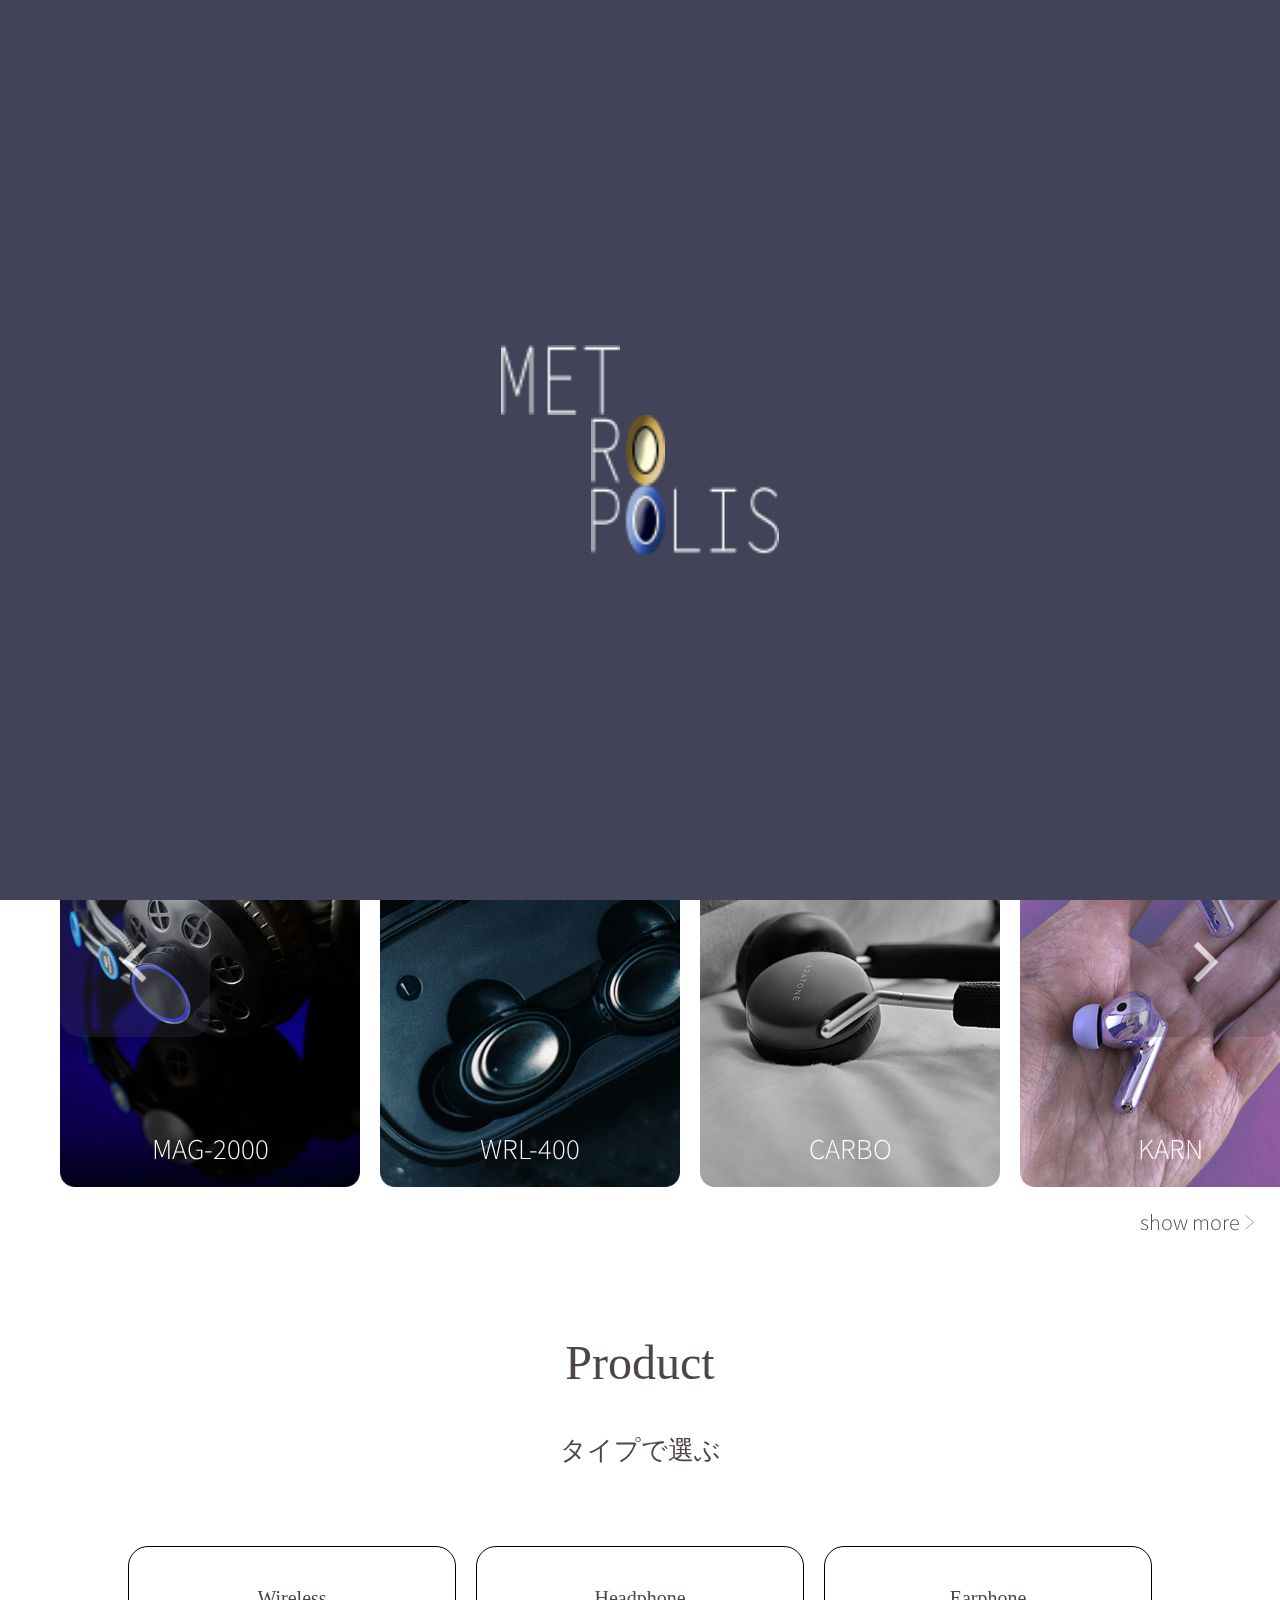
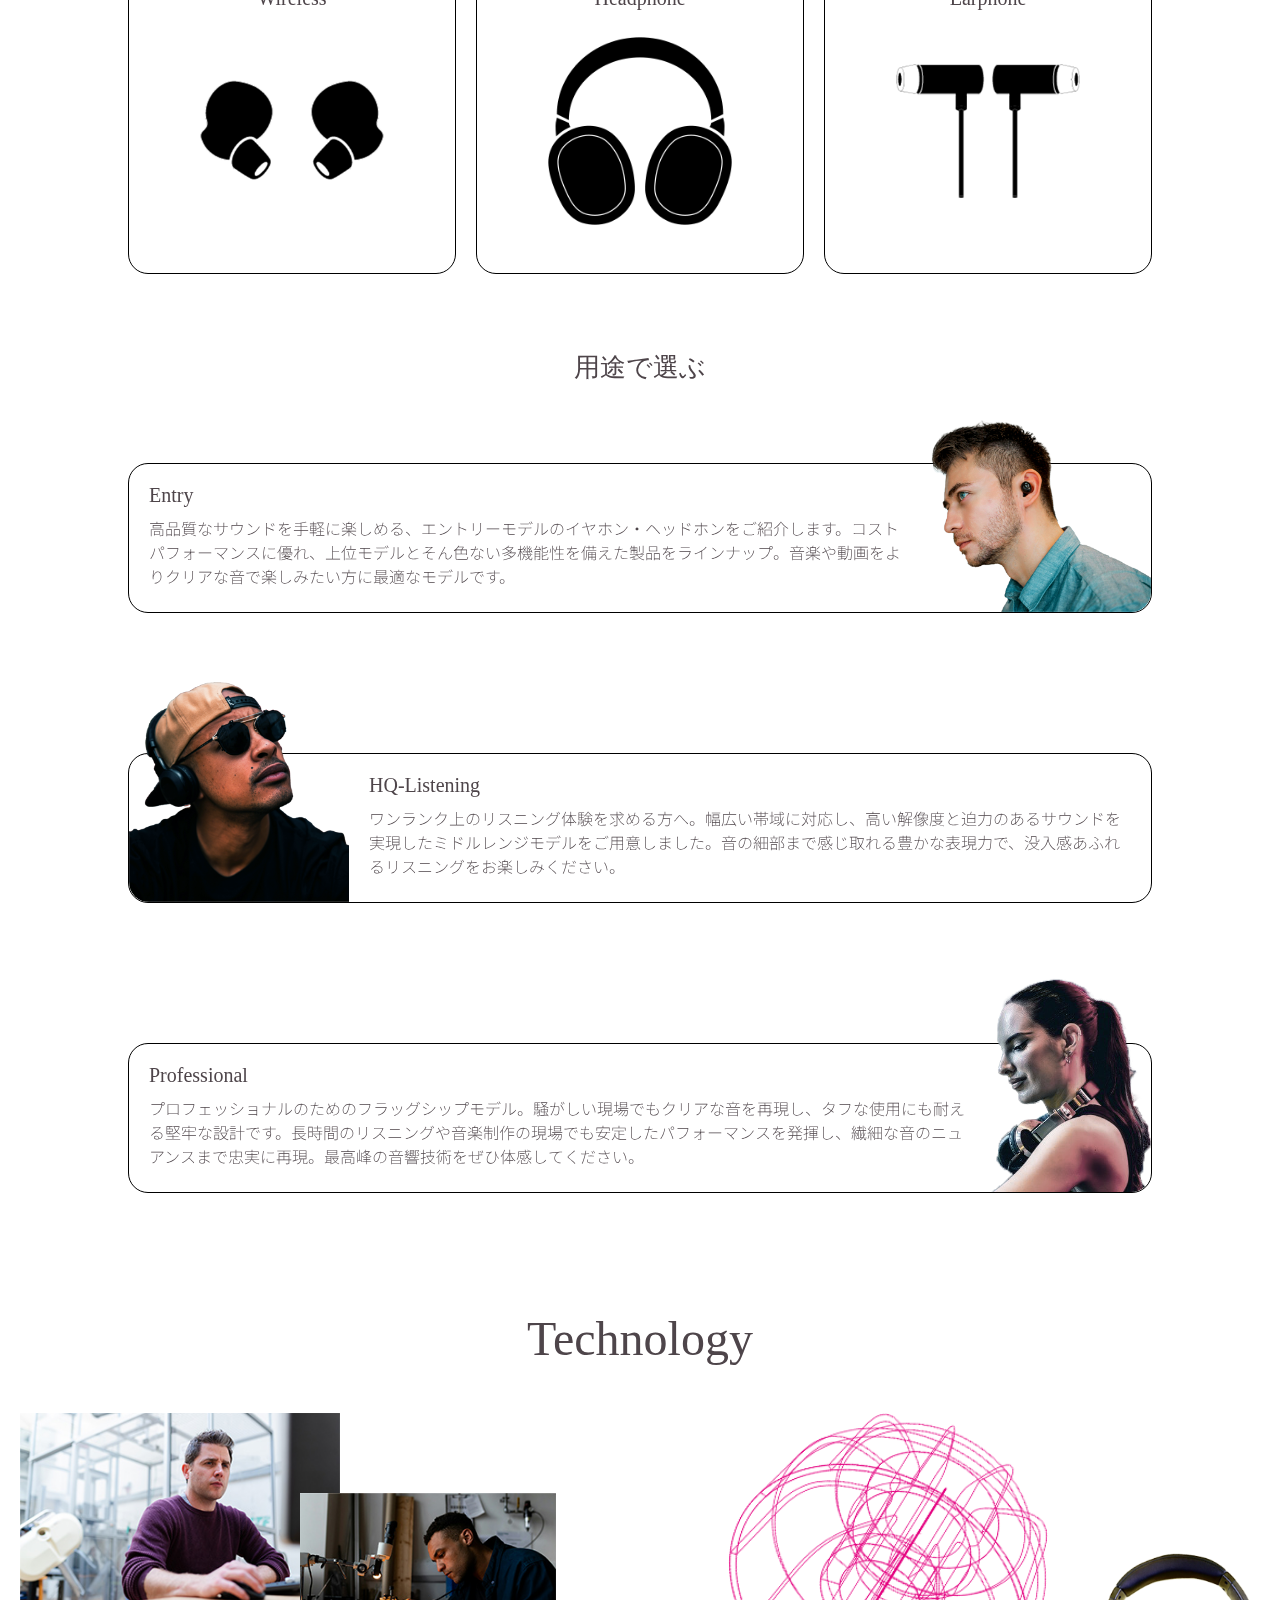
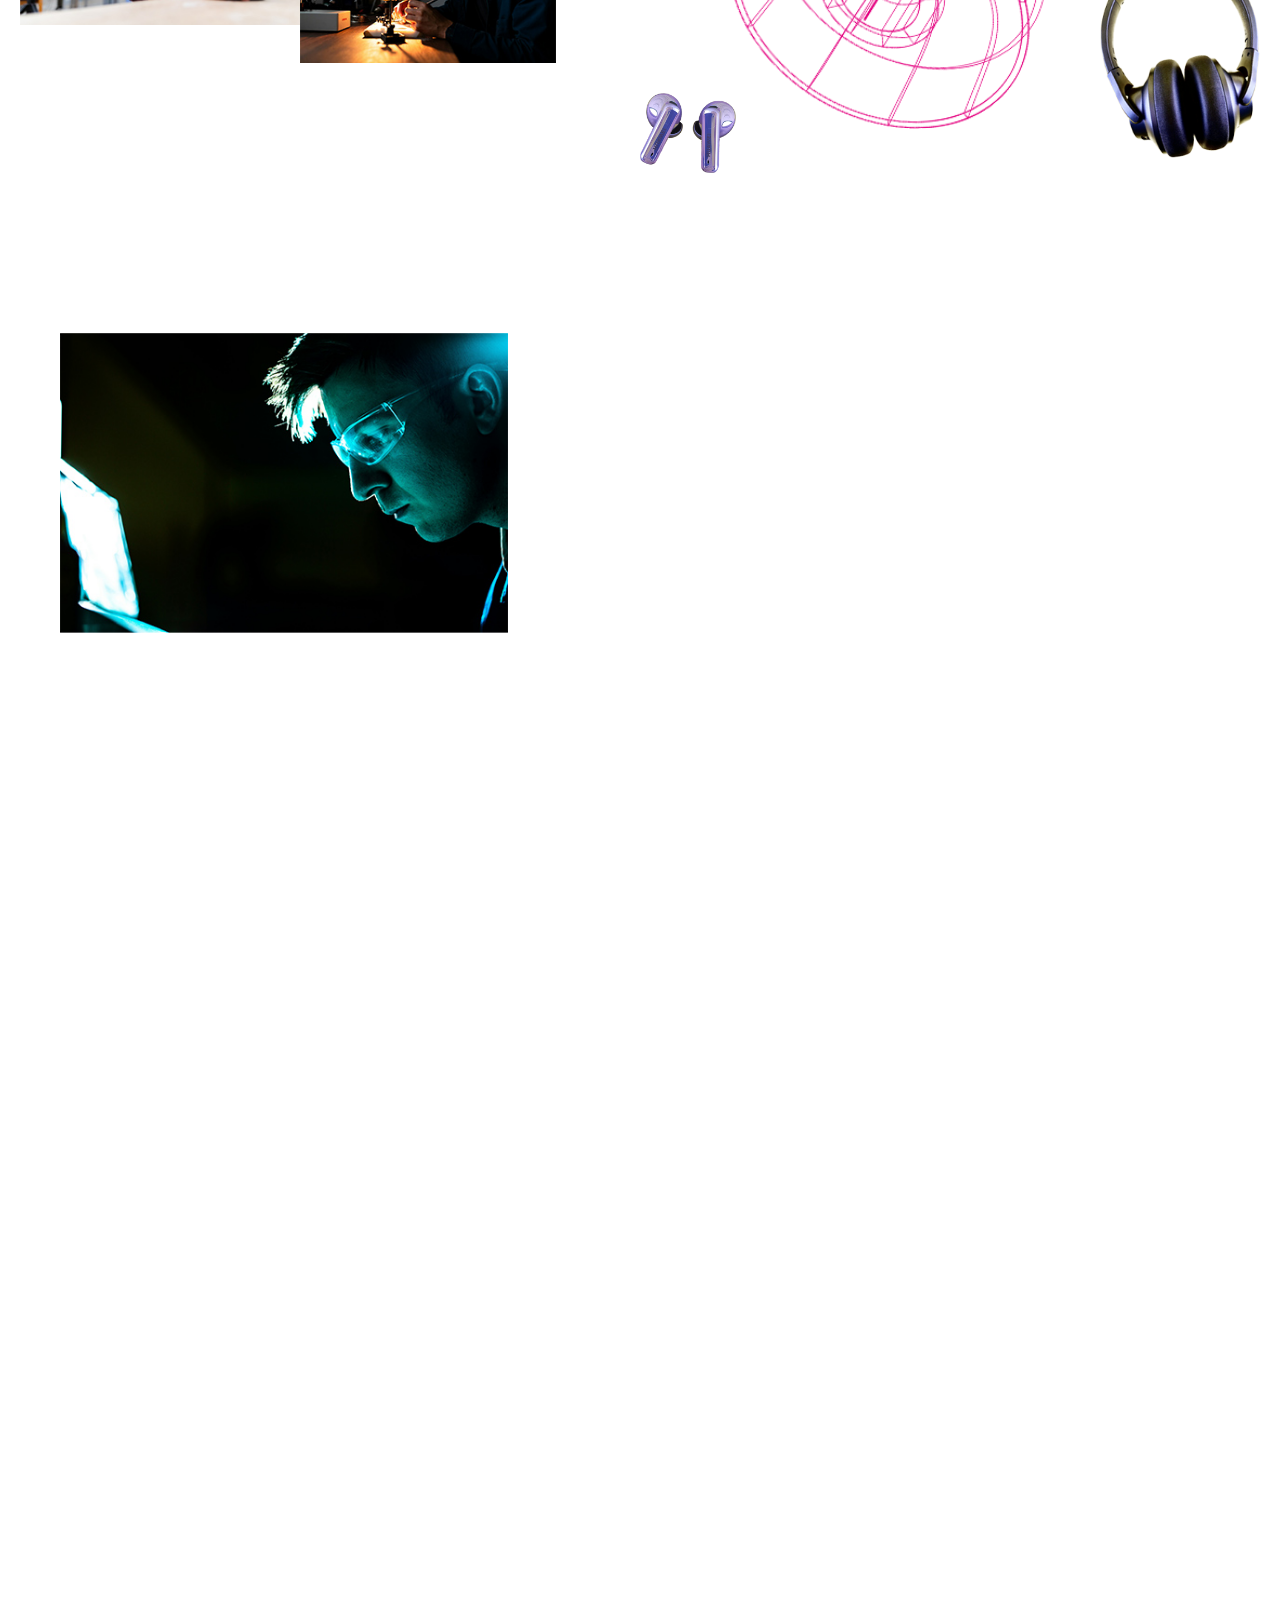
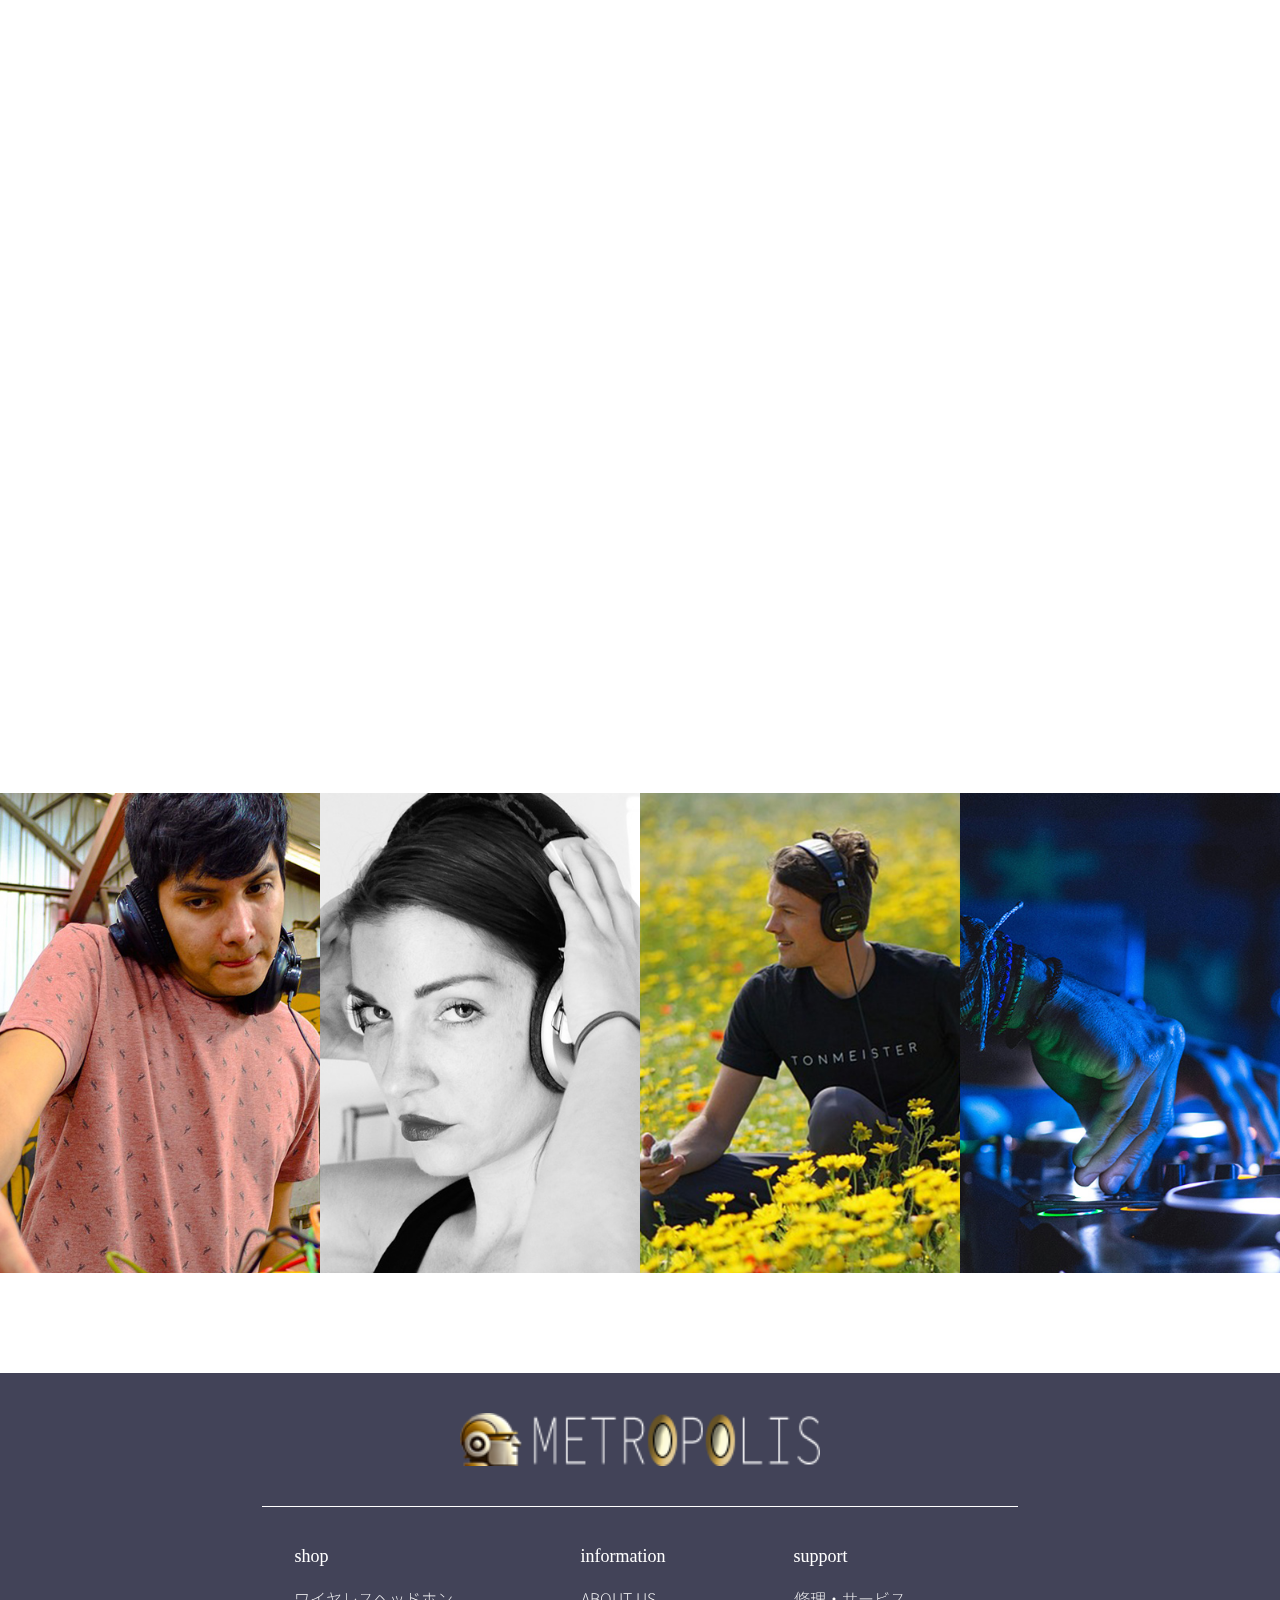
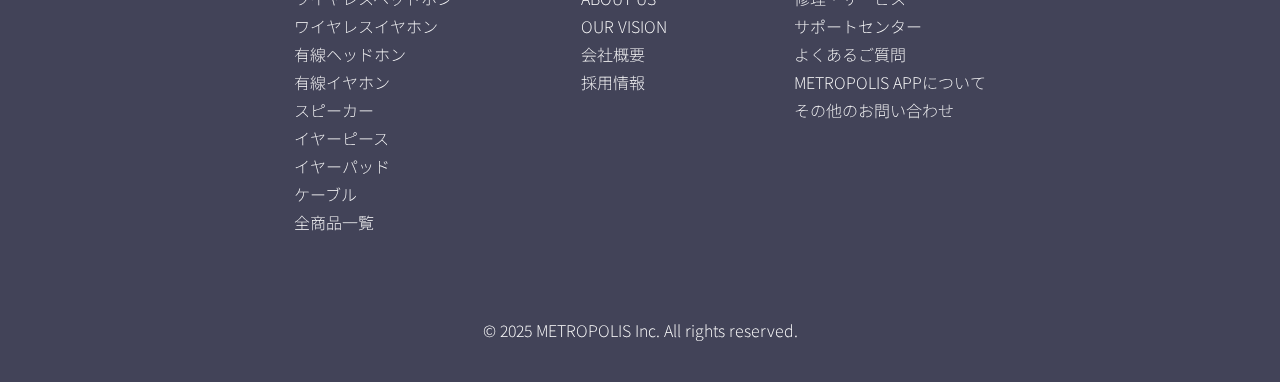
<file: metropolis/index.html>
<!doctype html>
<html>
<head>
<meta charset="utf-8">
<meta name="viewport" content="width=device-width, initial-scale=1">

<title>METROPOLICE | イヤホン・ヘッドホン・オーディオ機器のメーカーです</title>

<link href="css/reset.css" rel="stylesheet" type="text/css">
<link href="css/myreset.css" rel="stylesheet" type="text/css">
<link href="css/slick.css" rel="stylesheet" type="text/css">
<link href="css/slick-theme.css" rel="stylesheet" type="text/css">
<link href="css/effect.css" rel="stylesheet" type="text/css">
<link href="css/style.css" rel="stylesheet" type="text/css">

<link rel="preconnect" href="https://fonts.googleapis.com">
<link rel="preconnect" href="https://fonts.gstatic.com" crossorigin>
<link href="https://fonts.googleapis.com/css2?family=Noto+Sans+JP:wght@100..900&display=swap" rel="stylesheet">

</head>

<body>
<div class="loading">
	<div class="kijun">
	<div class="flx-box">
		
	<div class="tipo01 loading-animation">
		<img src="img/loading1.png" alt=""/>
	</div>
			<div class="tipo02 loading-animation">
				<img src="img/loading2.png" alt=""/>
			</div>
			<div class="tipo03 loading-animation">
			<img src="img/loading3.png" alt=""/> </div>
		</div>
	</div>
</div>
 

<div class="white-maku"></div>	
	
	
<div class="menu-area sp">
	<div class="flx-box">
		<div class="box">
			<div class="adjust">
				<h3>shop</h3>
				
				<ul class="lower-menu">
					<li><a href="#">ワイヤレスヘッドホン</a></li>
					<li><a href="#">ワイヤレスイヤホン</a></li>
					<li><a href="#">有線ヘッドホン</a></li>
					<li><a href="#">有線イヤホン</a></li>
					<li><a href="#">スピーカー</a></li>
					
					<li><a href="#">イヤーピース</a></li>
					<li><a href="#">イヤーパッド</a></li>
					<li><a href="#">ケーブル</a></li>
					<li><a href="#">全商品一覧</a></li>
					</ul>
			</div>
		</div>
		
		
		<div class="box del">
			<div class="adjust">
				<h3>information</h3>
				
				
				<ul class="lower-menu">
					<li><a href="#">ABOUT US</a></li>
					<li><a href="#">OUR VISION</a></li>
					<li><a href="#">会社概要</a></li>
					<li><a href="#">採用情報</a></li>
					
					</ul>
			</div>
			</div>
		
		<div class="box del">
			<div class="adjust">
				<h3>support</h3>
				
				
				<ul class="lower-menu">
					<li><a href="#">修理・サービス</a></li>
					<li><a href="#">サポートセンター</a></li>
					<li><a href="#">よくあるご質問</a></li>
					<li><a href="#">METROPOLIS APPについて</a></li>
					<li><a href="#">その他のお問い合わせ</a></li>
					</ul>
			</div>
			</div>
		
		<div class="res-fix">
						<div class="box info">
							<h3>information</h3>
							
							
							<ul class="lower-menu">
								<li><a href="#">ABOUT US</a></li>
								<li><a href="#">OUR VISION</a></li>
								<li><a href="#">会社概要</a></li>
								<li><a href="#">採用情報</a></li>
								
								</ul>
						</div>
						
						<div class="box">
							<h3>support</h3>
							
							
							<ul class="lower-menu">
								<li><a href="#">修理・サービス</a></li>
								<li><a href="#">サポートセンター</a></li>
								<li><a href="#">よくあるご質問</a></li>
								<li><a href="#">METROPOLIS APPについて</a></li>
								<li><a href="#">その他のお問い合わせ</a></li>
								</ul>
						</div>
					</div>
		
		
	</div>
          
      </div>	

<header>
	
		<div class="flx-box">
			
			<h1 class="logo pc"><a href="index.html"><img src="img/logo.png" alt=""/></a>
			</h1>
			<h1 class="logo sp"><a href="index.html"><img src="img/logo-sp.png" alt=""/></a>
			</h1>
			
	<div class="adjust">
			<nav>
				<ul class="menu">
					
					
					<li class="kijun">
						<p class="acco-key shop">shop</p>
						<div class="box acco-this shop">
			<div class="adjust">
	
				
				<ul class="lower-menu">
					<li><a href="#"><span>ワイヤレスヘッドホン</span></a></li>
					<li><a href="#"><span>ワイヤレスイヤホン</span></a></li>
					<li><a href="#"><span>有線ヘッドホン</span></a></li>
					<li><a href="#"><span>有線イヤホン</span></a></li>
					<li><a href="#"><span>スピーカー</span></a></li>
					
					<li><a href="#"><span>イヤーピース</span></a></li>
					<li><a href="#"><span>イヤーパッド</span></a></li>
					<li><a href="#"><span>ケーブル</span></a></li>
					<li><a href="#"><span>全商品一覧</span></a></li>
					</ul>
			</div>
	</div>
					</li>
					
					
	
						
					<li class="kijun">
						<p class="acco-key information">information</p>
						<div class="box acco-this information">
			<div class="adjust">

				<ul class="lower-menu">
					<li><a href="#"><span>ABOUT US</span></a></li>
					<li><a href="#"><span>OUR VISION</span></a></li>
					<li><a href="#"><span>会社概要</span></a></li>
					<li><a href="#"><span>採用情報</span></a></li>
					
					</ul>
			</div>
			</div>
					
					</li>
					
					<li class="kijun">
						<p class="acco-key support">support</p>
						<div class="box acco-this support">
			         <div class="adjust">
		
				<ul class="lower-menu">
					<li><a href="#"><span>修理・サービス</span></a></li>
					<li><a href="#"><span>サポートセンター</span></a></li>
					<li><a href="#"><span>よくあるご質問</span></a></li>
					<li><a href="#"><span>METROPOLIS APPについて</span></a></li>
					<li><a href="#"><span>その他のお問い合わせ</span></a></li>
					</ul>
			</div>
			</div>
					</li>
					
				</ul>
			</nav>
			
			<div class="search-area">
				
                <form method="post" action="URL" method="get">
                <input type="search" name="header-search" placeholder="検索">
                <input type="submit" value="" />
				
                </form>
                <div class="search-icon pc"><img src="img/search.svg" alt=""/></div>
                <div class="search-icon sp"><img src="img/search_sp.svg" alt=""/></div>
			</div>
			
			
			<a class="cart-btn" href="#"><img src="img/shopping_cart.svg" alt=""/></a>
			
			<div class="nav-btn">
				<span></span>
				<span></span>
				<span></span>
			</div>
		</div>
	</div>
	
</header>
	

	
	
<div class="bg-chill">
	<img src="img/tech-gb.jpg" alt=""/>
</div>
	
<div class="bg-asian">
	<img src="img/asian1.jpg" alt=""/>
</div>
	
<div class="container">
	
	<div class="white-wrap first">
		
		<div class="mv slide">
            <a href="#"><img src="img/mv3.jpg" alt=""/></a>
			<a href="#"><img src="img/mv2.jpg" alt=""/></a>
            <a href="#"><img src="img/mv1.jpg" alt=""/></a>
		</div>
		
		<section class="pickup">
			<h2>Pick Up</h2>
			
			<div class="card slide">
				<a href="#" class="box">
					<img src="img/pickup1.jpg" alt=""/><p class="text"><span class="nwrp">MAG-2000</span></p>
				</a>
				<a href="#" class="box">
					<img src="img/pickup2.jpg" alt=""/><p class="text"><span class="nwrp">WRL-400</span></p>
				</a>
				<a href="#" class="box">
					<img src="img/pickup3.jpg" alt=""/><p class="text">CARBO</p>
				</a>
				<a href="#" class="box">
					<img src="img/pickup4.jpg" alt=""/><p class="text">KARN</p>
				</a>
				<a href="#" class="box">
					<img src="img/pickup5.jpg" alt=""/><p class="text">WXYZ</p>
				</a>
				<a href="#" class="box">
					<img src="img/pickup6.jpg" alt=""/><p class="text">WXYZ</p>
				</a>
				<a href="#" class="box">
					<img src="img/pickup7.jpg" alt=""/><p class="text">WXYZ</p>
				</a>
				<a href="#" class="box">
					<img src="img/pickup8.jpg" alt=""/><p class="text">WXYZ</p>
				</a>
			</div>
            
            <div class="card slide sp under">
                <a href="#" class="box">
					<img src="img/pickup1.jpg" alt=""/><p class="text"><span class="nwrp">MAG-2000</span></p>
				</a>
				<a href="#" class="box">
					<img src="img/pickup2.jpg" alt=""/><p class="text"><span class="nwrp">WRL-400</span></p>
				</a>
				<a href="#" class="box">
					<img src="img/pickup3.jpg" alt=""/><p class="text">CARBO</p>
				</a>
				<a href="#" class="box">
					<img src="img/pickup4.jpg" alt=""/><p class="text">KARN</p>
				</a>
				<a href="#" class="box">
					<img src="img/pickup5.jpg" alt=""/><p class="text">WXYZ</p>
				</a>
				<a href="#" class="box">
					<img src="img/pickup6.jpg" alt=""/><p class="text">WXYZ</p>
				</a>
				<a href="#" class="box">
					<img src="img/pickup7.jpg" alt=""/><p class="text">WXYZ</p>
				</a>
				<a href="#" class="box">
					<img src="img/pickup8.jpg" alt=""/><p class="text">WXYZ</p>
				</a>
			</div>
			
			<a class="more" href="#">
				<p>show more</p>
			<div class="r-arrow"><img src="img/arrow_right.png" alt=""/></div>
			</a>
		</section>
		
		<section class="product">
			<h2>Product</h2>
			<h3>タイプで選ぶ</h3>
			<div class="type-area">
				<a class="box" href="#">
					<h4>Wireless</h4>
					<div class="adjust">
						<div class="image"><img src="img/wireless_e.png" alt=""/></div>
					</div>
				</a>
				
				<a href="#" class="box">
					<h4>Headphone</h4>
					<div class="adjust">
						<div class="image"><img src="img/headphone_e.png" alt=""/></div>
					</div>
				</a>
				
				<a href="#" class="box">
					<h4>Earphone</h4>
					<div class="adjust">
						<div class="image"><img src="img/earphone_e.png" alt=""/></div>
					</div>
				</a>
				
			</div>
			
			<h3>用途で選ぶ</h3>
			<div class="use-area">
				<a class="box bug-fix" href="#">
					
					
					<div class="image"><img src="img/man1.png" alt=""/></div>
                    
                    <div class="text-area">
						<h4>Entry</h4>
						<p class="text">高品質なサウンドを手軽に楽しめる、エントリーモデルのイヤホン・ヘッドホンをご紹介します。コストパフォーマンスに優れ、上位モデルとそん色ない多機能性を備えた製品をラインナップ。音楽や動画をよりクリアな音で楽しみたい方に最適なモデルです。</p>
                        
					</div>
					
				</a>
				
				<a class="box bug-fix" href="#">
					
					
					<div class="image"><img src="img/man2.png" alt=""/></div>
                    
                    <div class="text-area">
						<h4>HQ-Listening</h4>
						<p class="text">ワンランク上のリスニング体験を求める方へ。幅広い帯域に対応し、高い解像度と迫力のあるサウンドを実現したミドルレンジモデルをご用意しました。音の細部まで感じ取れる豊かな表現力で、没入感あふれるリスニングをお楽しみください。</p>
					</div>
					
				</a>
				
				<a class="box bug-fix" href="#">
					
					
					<div class="image"><img src="img/woman3.png" alt=""/></div>
                    
                    <div class="text-area">
						<h4>Professional</h4>
						<p class="text">プロフェッショナルのためのフラッグシップモデル。騒がしい現場でもクリアな音を再現し、タフな使用にも耐える堅牢な設計です。長時間のリスニングや音楽制作の現場でも安定したパフォーマンスを発揮し、繊細な音のニュアンスまで忠実に再現。最高峰の音響技術をぜひ体感してください。</p>
					</div>
				</a>
			</div>
			
		</section>
		
		
	</div>
	
	
	
	<section class="technology sticky-parent section-pin">
		<h2>Technology</h2>
		<div class="sticky-box .section-sticky">
          <div class="section-content target">
            <div class="flx-box">
              <div class="left-area">
                <div class="image"><img src="img/tech-image1.jpg" alt=""/></div>
                <div class="image"><img src="img/tech-image2.jpg" alt=""/></div>
                <div class="image"><img src="img/tech-image3.jpg" alt=""/></div>
                </div>
              <div class="right-area">
                <div class="upper">
                  <div class="image"><img src="img/earphone1.png" alt=""/></div>
                  <div class="image"><img src="img/wire1.png" alt=""/></div>
                  <div class="image"><img src="img/headphone1.png" alt=""/></div>
                  </div>
                
                <div class="text-area">
                  <h3>Technology</h3>
                  <p class="text">私たちの製品は、長年にわたり音響を追求してきた工房とエンジニアの技術が結集したものです。緻密な設計と徹底したチューニングにより、理想的な音響特性を実現。細部にまでこだわり抜いた独自技術で、これまでにないリスニング体験を提供します。</p>
                  </div>
                </div>
              </div>
          </div>
			
		</div>
		
	</section>
	
	<section class="aboutus sticky-parent inview section-pin">
		<div class="sticky-box">
			<div class="sticky-content">
				<h2>About Us</h2>
				<p class="catchcopy x-moving">いい音と、暮らそう。</p>
                <p class="text x-moving">私たちは、音楽を愛するすべての人に寄り添うオーディオ機器を提供することをコンセプトに掲げています。ライフスタイルに溶け込むデザインと、上質なサウンドを兼ね備えた製品で、日常の音楽体験をより豊かに。音のひとつひとつにこだわり、心に響くリスニングを追求し続けます。</p>
			</div>
		</div>
  </section>
	
	
	
	<div class="white-wrap content-bottom">
		
		
		<div class="gallery slide">
			
				<img src="img/caru1.jpg" alt=""/>
				<img src="img/caru2.jpg" alt=""/>
				<img src="img/caru3.jpg" alt=""/>
				<img src="img/caru4.jpg" alt=""/>
            <img src="img/caru5.jpg" alt=""/>
				<img src="img/caru6.jpg" alt=""/>
				<img src="img/caru7.jpg" alt=""/>
				<img src="img/caru8.jpg" alt=""/>
			
		</div>
		
		
	</div>
	
  <footer>
      
      
    <div class="logo-area">
        <div class="logo"><img src="img/logo.png" alt=""/></div>
      </div>
      
      <div class="menu-area">
				<div class="flx-box">
					<div class="box">
						<h3>shop</h3>
						
						
						<ul class="lower-menu">
							<li><a href="#">ワイヤレスヘッドホン</a></li>
							<li><a href="#">ワイヤレスイヤホン</a></li>
							<li><a href="#">有線ヘッドホン</a></li>
							<li><a href="#">有線イヤホン</a></li>
							<li><a href="#">スピーカー</a></li>
							
							<li><a href="#">イヤーピース</a></li>
							<li><a href="#">イヤーパッド</a></li>
							<li><a href="#">ケーブル</a></li>
							<li><a href="#">全商品一覧</a></li>
							</ul>
						</div>
					
					<div class="box del">
							<h3>information</h3>
							
							
							<ul class="lower-menu">
								<li><a href="#">ABOUT US</a></li>
								<li><a href="#">OUR VISION</a></li>
								<li><a href="#">会社概要</a></li>
								<li><a href="#">採用情報</a></li>
								
								</ul>
						</div>
					
					<div class="box del">
							<h3>support</h3>
							
							
							<ul class="lower-menu">
								<li><a href="#">修理・サービス</a></li>
								<li><a href="#">サポートセンター</a></li>
								<li><a href="#">よくあるご質問</a></li>
								<li><a href="#">METROPOLIS APPについて</a></li>
								<li><a href="#">その他のお問い合わせ</a></li>
								</ul>
						</div>
					
					<div class="res-fix">
						<div class="box info">
							<h3>information</h3>
							
							
							<ul class="lower-menu">
								<li><a href="#">ABOUT US</a></li>
								<li><a href="#">OUR VISION</a></li>
								<li><a href="#">会社概要</a></li>
								<li><a href="#">採用情報</a></li>
								
								</ul>
						</div>
						
						<div class="box">
							<h3>support</h3>
							
							
							<ul class="lower-menu">
								<li><a href="#">修理・サービス</a></li>
								<li><a href="#">サポートセンター</a></li>
								<li><a href="#">よくあるご質問</a></li>
								<li><a href="#">METROPOLIS APPについて</a></li>
								<li><a href="#">その他のお問い合わせ</a></li>
								</ul>
						</div>
					</div>
				</div>
          
      </div>
      
      <p class="copyright">© 2025 METROPOLIS Inc. All rights reserved.</p>
      
      
    </footer>
    
    
    
</div>
	
	
	
<script type="text/javascript" src="js/jquery-3.7.1.min.js"></script>
<script type="text/javascript" src="js/slick.min.js"></script>
<script type="text/javascript" src="js/jquery.inview.min.js"></script>

<script type="text/javascript" src="js/script.js"></script>


</body>
</html>
</file>
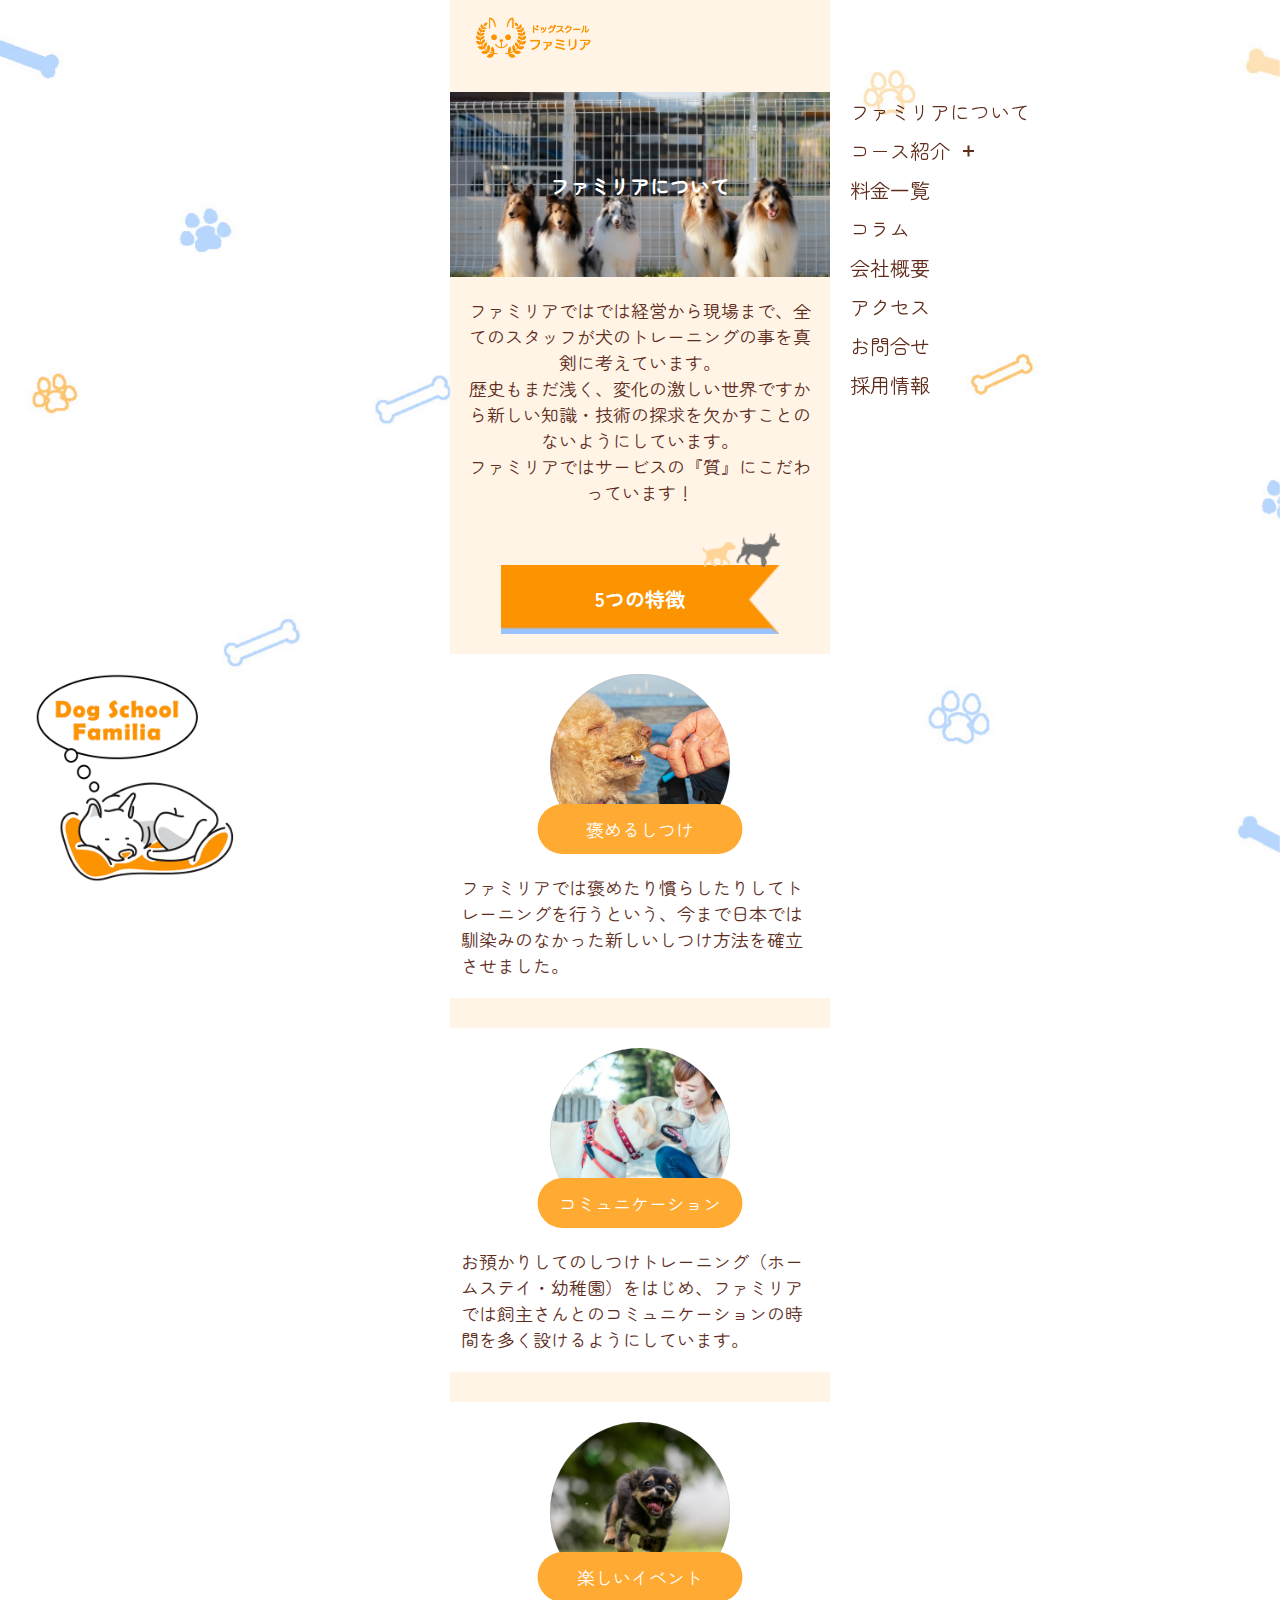
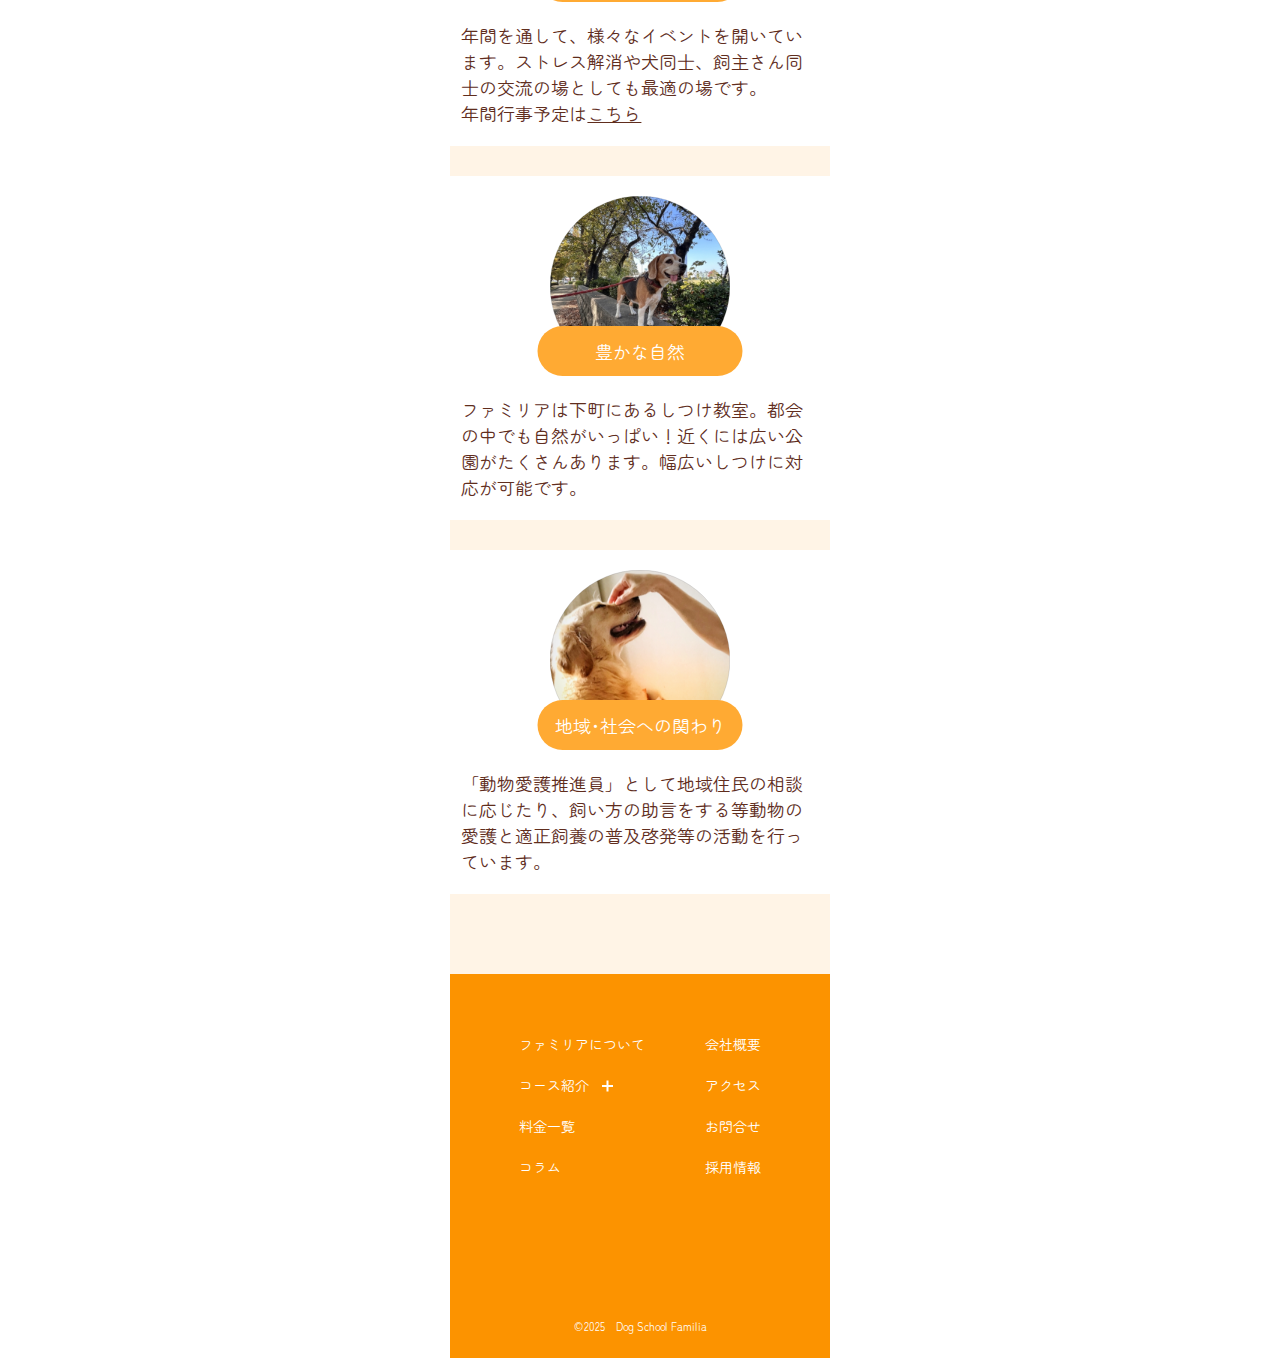
<file: familia/about.html>
<!doctype html>
<html>
	
<head>
<meta charset="utf-8">
<meta name="viewport" content="width=device-width, initial-scale=1">
<meta name="description" content="">

<title>ファミリアについて｜ドッグスクール・ファミリア</title>

<link rel="preconnect" href="https://fonts.googleapis.com">
<link rel="preconnect" href="https://fonts.gstatic.com" crossorigin>
<link href="https://fonts.googleapis.com/css2?family=Zen+Maru+Gothic&display=swap" rel="stylesheet">


<link href="css/style.css" rel="stylesheet" type="text/css">
<link href="css/style-about.css" rel="stylesheet" type="text/css">
<link href="css/anime1.css" rel="stylesheet" type="text/css">
	
<link href="img/favicon_proro.ico" rel="shortcut icon">
</head>

<body id="top" class="about-body">

	
<!--ローディングアニメーション!-->
<!--
<div class="movie-fv loading">
	<div class="flx-box">
		
		<div class="loading-animation">
			<video autoplay muted loop src="img/video02.mp4"></video>
		</div>
		<div class="box">
			<div class="logo"><img src="img/logo2.png" alt=""/></div>
		</div>
		<div class="loading-animation">
			<video autoplay muted loop src="img/video03.mp4"></video>
		</div>
		
	</div>
</div>
!-->

	<!--ローディングアニメーション!-->
<!--
<div class="movie-fv loading">
	<div class="loading-animation">
	<video autoplay muted loop src="img/video1.mp4"></video>
	</div>
</div>
!-->

<!--両脇の背景!-->
<div class="bg"><img src="img/topbg.jpg" alt=""/></div>
	
<!--右下のスペース!-->
	<div class="ashirai-left-bottom">
		<div class="kijun">
			<div class="box">
				<div class="image inu"><img src="img/top_illust.png" alt=""/></div>
			</div>
		</div>
	</div>
<nav>
		<ul class="menu">
			<li><a href="about.html"><span class="nwrp">ファミリア</span><span class="nwrp">について</span></a></li>
			<li class="acco-key li-fix"><span class="acco-kigou">コース紹介</span></li>
			    <li class="acco-this">
						<ul class="lower-menu">
			        <li><a href="#"><span>ホームステイ</span></a></li>
						  <li><a href="#"><span>幼稚園コース</span></a></li>
						  <li><a href="#"><span class="nwrp">グループしつけ教室</span></a></li>
						  <li><a href="#"><span>出張コース</span></a></li>
						</ul>
			    </li>
			  <li><a href="#"><span>料金一覧</span></a></li>
				<li><a href="#"><span>コラム</span></a></li>
			  <li><a href="#"><span>会社概要</span></a></li>
			  <li><a href="#"><span>アクセス</span></a></li>
				<li><a href="#"><span>お問合せ</span></a></li>
			  <li><a href="#"><span>採用情報</span></a></li>
		</ul>
</nav>

<nav class="sp">
		<ul class="menu">
				<li><a href="about.html"><span class="nwrp">ファミリア</span><span class="nwrp">について</span></a></li>
			<li class="acco-key"><span class="acco-kigou">コース紹介</span></li>
			    <li class="acco-this">
						<ul class="lower-menu">
			        <li><a href="#"><span>ホームステイ</span></a></li>
						  <li><a href="#"><span>幼稚園コース</span></a></li>
						  <li><a href="#"><span class="nwrp">グループしつけ教室</span></a></li>
						  <li><a href="#"><span>出張コース</span></a></li>
						</ul>
			    </li>
			  <li><a href="#"><span>料金一覧</span></a></li>
				<li><a href="#"><span>コラム</span></a></li>
			  <li><a href="#"><span>会社概要</span></a></li>
			  <li><a href="#"><span>アクセス</span></a></li>
				<li><a href="#"><span>お問合せ</span></a></li>
			  <li><a href="#"><span>採用情報</span></a></li>
		</ul>
	
		<div class="flx-box">
			<div class="image"><img src="img/sp-nav-kazari.png" alt=""/></div>
		</div>
	
</nav>
	
<header>
	<div class="flx-box">
		<h1 class="logo"><a href="index.html">
			<img src="img/logo2.png" width="210" height="75" alt=""/>
		</a></h1>
		
		<div class="nav-btn">
			<span></span>
			<span></span>
			<span></span>
		</div>
	</div>
	
</header>

<div class="container">
	
<div class="mv">
	<img src="img/mainimage-about.jpg" width="1600" height="900" alt=""/>
    <p class="text"><span class="nwrp">ファミリア</span><span class="nwrp">について</span></p>
</div>
	
	<p class="main-text">
	ファミリアではでは経営から現場まで、全てのスタッフが犬のトレーニングの事を真剣に考えています。<br>
歴史もまだ浅く、変化の激しい世界ですから新しい知識・技術の探求を欠かすことのないようにしています。<br>
ファミリアではサービスの『質』にこだわっています！
	</p>
	
	<section class="tokuchou" id="tokuchou">
		
		
		
		
		
			<div class="h2-area">
				
				<img src="img/h2bg.png" width="200" height="80" alt=""/>
       <h2>5つの特徴</h2>
				
				<div class="kijun">
				<div class="image orangedog"><img src="img/secenddog2.png" alt=""/></div>
				<div class="image blackdog"><img src="img/secenddog_s.png" alt=""/></div>
			</div>
				
			</div>
		
		
		
		
		<div class="box">
						<div class="unit">
										<div class="image"><img src="img/tokuchou-image1.png" alt=""></div>
										<div class="posi-fix">
											<div class="h3-title">
												<h3>褒めるしつけ</h3>
												</div>
										</div>
			</div>
                    <p class="text">
											ファミリアでは褒めたり慣らしたりしてトレーニングを行うという、今まで日本では馴染みのなかった新しいしつけ方法を確立させました。
                    </p>
    </div>
		<div class="box">
						<div class="unit">
										<div class="image"><img src="img/tokuchou-image2.png" alt=""></div>
										<div class="posi-fix">
											<div class="h3-title">
												<h3>コミュニケーション</h3>
											</div>
										</div>
			</div>
                    <p class="text">お預かりしてのしつけトレーニング（ホームステイ・幼稚園）をはじめ、ファミリアでは飼主さんとのコミュニケーションの時間を多く設けるようにしています。
                    </p>
    </div>
		<div class="box">
						<div class="unit">
										<div class="image"><img src="img/tokuchou-image3.png" alt=""></div>
										<div class="posi-fix">
											<div class="h3-title">
												<h3>楽しいイベント</h3>
											</div>
										</div>
			</div>
                    <p class="text">年間を通して、様々なイベントを開いています。ストレス解消や犬同士、飼主さん同士の交流の場としても最適の場です。
											<br>
											年間行事予定は<a href="#">こちら</a>
      </p>
    </div>
		<div class="box">
						<div class="unit">
										<div class="image"><img src="img/tokuchou-image4.png" alt=""></div>
										<div class="posi-fix">
											<div class="h3-title">
												<h3>豊かな自然</h3>
											</div>
										</div>
			</div>
                    <p class="text">
											ファミリアは下町にあるしつけ教室。都会の中でも自然がいっぱい！近くには広い公園がたくさんあります。幅広いしつけに対応が可能です。
                    </p>
    </div>
		<div class="box">
						<div class="unit">
										<div class="image"><img src="img/tokuchou-image5.png" alt=""></div>
										<div class="posi-fix">
											<div class="h3-title">
												<h3>地域･社会への関わり</h3>
											</div>
										</div>
			</div>
                    <p class="text">
											「動物愛護推進員」として地域住民の相談に応じたり、飼い方の助言をする等動物の愛護と適正飼養の普及啓発等の活動を行っています。
                    </p>
    </div>

			

	</section>
	
	
	
	
<footer>
	
	<div class="flx-box">
		
		<ul class="">
			<li><a href="about.html"><span class="nwrp">ファミリアについて</span></a></li>
			
			<li class="acco-key"><span class="acco-kigou">コース紹介</span></li>
			<li class="acco-this">
				<ul class="lower-menu">
					<li><a href="#"><span class="nwrp">ホームステイ</span></a></li>
					<li><a href="#"><span class="nwrp">幼稚園コース</span></a></li>
					<li><a href="#"><span class="nwrp">グループしつけ教室</span></a></li>
					<li><a href="#"><span class="nwrp">出張コース</span></a></li>
					</ul>
				</li>
			
			<li><a href="#">料金一覧</a></li>
			<li><a href="#">コラム</a></li>
		</ul>
		
		<ul class="">
			<li><a href="#">会社概要</a></li>
			<li><a href="#">アクセス</a></li>
			<li><a href="#">お問合せ</a></li>
			<li><a href="#">採用情報</a></li>
		</ul>
		
	</div>
	
	<p class="copyright">©2025　Dog School Familia</p>
	
</footer>
	
</div>
	
	<a href="#top" class="gotop">
		<img src="img/gotop.png" alt=""/>
	<p class="text">TOP</p>
	</a>
	



<script type="text/javascript" src="js/jquery-3.7.1.min.js"></script>
<script type="text/javascript" src="js/script.js"></script>


</body>
</html>
</file>
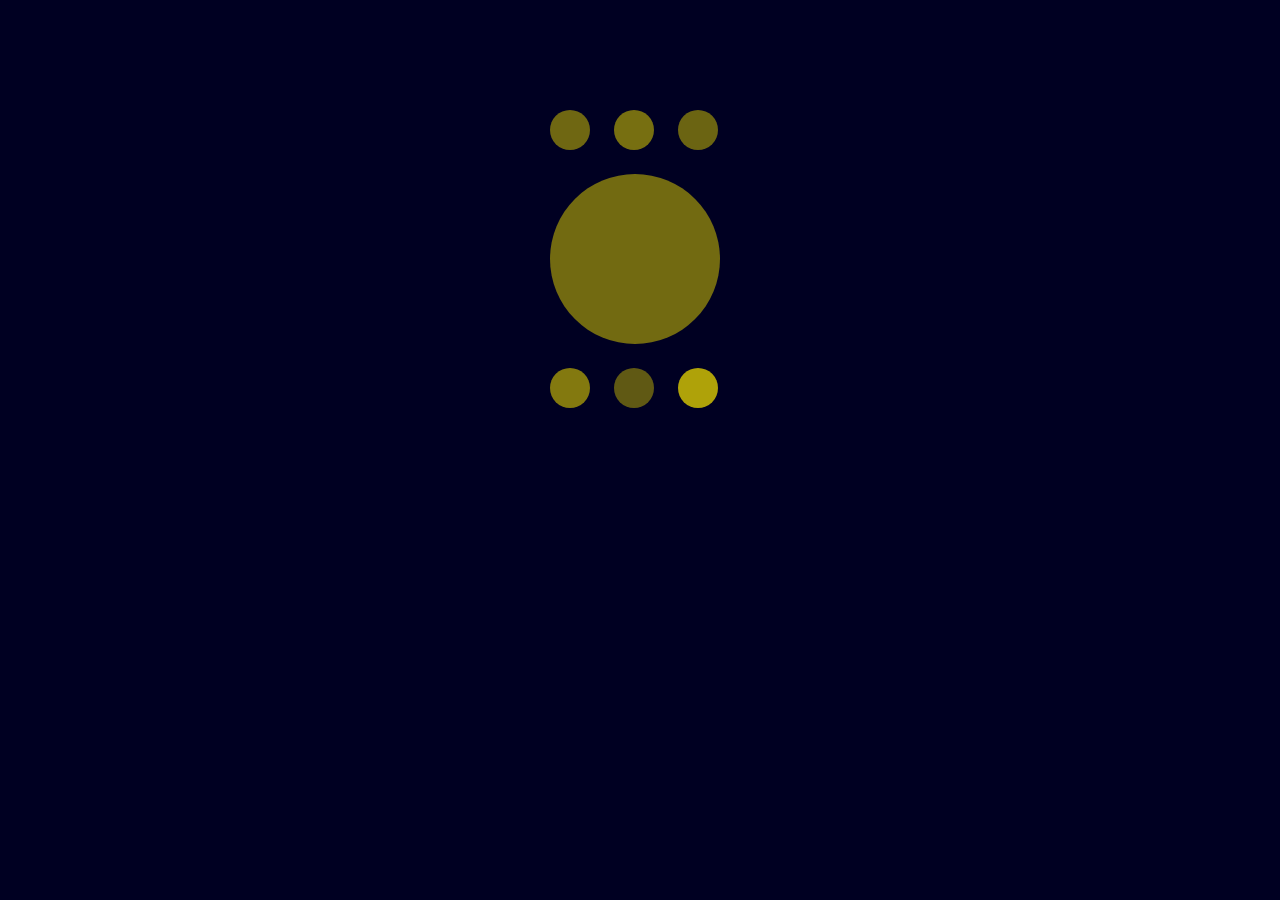
<file: cozychat/js/jquery-flickerer-master/demo.html>
<!DOCTYPE html>
<html lang="en">
    <head>
        <meta charset="UTF-8" />
        <title>Candle flickering</title>
        <style>
            html { background: #002; }
            .candles { width: 200px; margin: 100px auto 0; }
            .candle  { width: 40px; height: 40px; display: inline-block; margin: 10px; background: #ed0; border-radius: 50%; }
            .huge    { width: 170px; height: 170px; }
        </style>
    </head>
    <body>
        <div class="candles">
            <div class="candle"></div>
            <div class="candle"></div>
            <div class="candle"></div>
            <div class="candle huge"></div>
            <div class="candle"></div>
            <div class="candle"></div>
            <div class="candle"></div>
        </div>

        <script src="//ajax.googleapis.com/ajax/libs/jquery/1.7.1/jquery.min.js"></script>
        <script src="flicker.js"></script>

        <script>

            // Some presets
            var preset = {

                candle : {
                    flickerRate    : 10,
                    spread         : 0.3,
                    spikeFrequency : 0.05
                },

                fire : {
                    flickerRate    : 30,
                    average        : 3,
                    spread         : 0.5,
                    offset         : 0.5,
                    cssSmooth      : false,
                    spikeFrequency : 0.2
                },

                firefly : {
                    flickerRate    : 5,
                    average        : 3,
                    spread         : 0.4,
                    offset         : 0.4,
                    spikeFrequency : 0.0
                }

            }

            // Usage
            $('.candle').flicker( preset.candle );

        </script>
    </body>
</html>
</file>
<file: css/style.css>
@charset "utf-8";
:root{
    --h2-bottom : 4rem;
    --430-skill-fix : 40px;
}




*, ::before, ::after {
	-webkit-box-sizing: border-box;
	-moz-box-sizing: border-box;
	margin: 0;
	padding: 0;
	box-sizing: border-box;
    caret-color: transparent;
}
html {
	scroll-behavior: smooth;
	font-size: 62.5%;
}
body {
	font-family: "Zen Kaku Gothic New", sans-serif;
	font-weight: 400;
	font-style: normal;
	background-color: #FAFDFF;
	color: #707070;
}
.clearfix::after{
    content: "";
    display: block;
    clear: both;
}
.wrap{
    max-width: 800px;
    margin: 0 auto;
}



a{
    color: #707070;
}
img {
	max-width: 100%;
	height: auto;
}
header {
	position: fixed;
	top: 0px;
	left: 0px;
	padding: 2rem 15rem;
	width: 100%;
  z-index: 99;
  transition: transform 0.6s 0.2s;
}
header.hidden {
    transform: translateY(-90px);
}
header .flex-box {
	display: flex;
	justify-content: space-between;
	align-items: center;
}
header .logo {
	width: 2rem;
}

.menu {
	display: flex;
	list-style-type: none;
}
.menu a {
	text-decoration: none;
	color: #C0C6C9;
	margin-left: 4rem;
	font-size: 2rem;
}
.container {
	padding: 0 15rem;
	font-size: 1.6rem;
}

.mv {
	/*margin-top: 8rem;*/
	display: flex;
	justify-content: center;
	padding: 15vh 0;
	align-items: center;
	margin-bottom: 6rem;
    height: 100vh;
}
.mv-image {
	width: 100%;
}
.mv img{
    max-width: 80rem;
    margin: 0 auto;
}
section {
	margin-bottom: 12rem;
}

h2 {
	font-size: 4.6rem;
	color: #0A3981;
	position: relative;
	margin-left: 10rem;
	margin-bottom: var(--h2-bottom);
}
h2::before {
    position: absolute; /* 絶対指定 */
    content: "";
    top: 54%;     /* h2の上から50%の位置 */
    width: 90px;  /* 横線の幅 */
    height: 2px;  /* 横線の高さ */
    left: -100px; /* h2要素の左から-120px左へずらす */    
	  background-color:#0A3981;
}
.content{
    width: calc(100% - (4rem * 2));
    margin: 0 auto;
}



.about .box {
	/*display: flex;
	justify-content: space-between;*/
	width: 100%;
}
.about .text {
	/*width: 68%;*/
}

.about .image {
	margin-left: 2rem;
	width: 30%; 
    float: right;
}


.works .box {
    display: block;
	margin-bottom: 10rem;
    
}


.works .box img{
    margin: 0 auto;
    max-width: 80rem;
    object-fit: cover;
    aspect-ratio:10/4;
    object-position: top;
}
.works span{
    max-width: 80rem;
    margin: 0 auto;
    display: block;
}



.skills .flex-box {
	display: flex;
    justify-content: space-between;
}

.skills .box {
	/*margin-left: 2rem;*/
	width: 31%;
}
.skills .box:nth-child(1)  {
	margin-left: 0px;
}
.skills h3 , .skills .image{
	text-align: center;
	font-size: 3rem;
	margin-bottom: 2rem;
}
.skills .image {
	width: 100%;
}
.skills .image img {
	width: 60%;
    margin: 0 auto;
}
.skills .text{
    width: 80%;
    margin: 0 auto;
}


.skills .box a {
	color: #C0C6C9;
}
.skills .box a img {
	width: 8px;
}





@media (max-width:768px){
    .container {
    padding: 0 4rem;
    font-size: 1.6rem;
}
header {

    padding: 2rem 4rem;
    
}
.skills .box {
    width: calc(100% / 3);
}
.mv-image {
    width: 80%;
} 
    .about .image {
    
    width: 42%;
    
}
.content {
    width: calc(100% - (2rem * 2));
    margin: 0 auto;
}    
    
}

@media (max-width:550px){
    
    .about .image {
    float: none;
    margin: 0 auto 2rem;
    
}
    
    .skills .flex-box {
   
    margin: 0 -4rem;
}
}

@media (max-width:430px){
    .container {
    padding: 0 2rem;
    font-size: 1.6rem;
}
header {

    padding: 2rem 2rem;
    
}

.mv-image {
    width: 100%;
} 
    .about .image {
    
    width: 72%;
    
}
    .content {
    width: 100%;
    
}
    .works a{
        margin-left: -2rem;
        margin-right: -2rem;
    }
    .works a p:nth-child(2){
        padding-right: 2rem;
        padding-left: 2rem;
    }
    
  .skills .flex-box {
    display: block;
    margin: 0 auto;
}
    
.skills .box {
    width: auto;
    display: flex;
}  
.skills .fix-430 {
width: 40%;
position: relative;
    margin-right: 2rem;
}  
.skills .fix-430 h3{
position: absolute;
    top:0;
    left: 50%;
    transform: translate(-50%,calc(var(--430-skill-fix) * -1));
}  
.skills .image img {
    width: 100%;
    
}
    .skills .box{
        margin-top: calc(var(--430-skill-fix) + var(--h2-bottom));
    }
    
    
}
</file>
<file: cozychat/css/style.css>
@charset "utf-8";
html {
	font-size: 62.5%;
	scroll-behavior:smooth;
}

*, ::before, ::after {
	padding: 0;
	margin: 0;
	box-sizing: border-box;
}
img {
    width: 100%;
    height: auto;
    vertical-align: bottom;
    max-width: 100%;
}
body {
	background-color: #F5EFE6;
	font-family: "Kiwi Maru", serif;
}


ul {
	list-style-type: none;
}
.nowrap {
	white-space: nowrap;
}


.bg {
	width: 50%;
	height: 100%;
	position: fixed;
	top: 0px;
	left: 0px;
	z-index: 0;
}
.bg-img {
	width: 100%;
	height: 100%;
}

.bg-img img{
	object-fit: cover;
	width: 100%;
	height: 100%;
}
.bg-text1, .bg-text2{
	/*border-radius: 2rem;
	background-color: rgba(255,255,255,0.70);*/
	color: #fff;
	padding: 2rem;
	font-size: 2.8rem;
	text-shadow:2px 2px 10px #F68657, -2px 2px 10px #F68657, 2px -2px 10px #F68657, -2px -2px 10px #F68657;
}
.sp-mv-text{
	text-shadow:2px 2px 10px #F68657, -2px 2px 10px #F68657, 2px -2px 10px #F68657, -2px -2px 10px #F68657;
	color: #fff;
} 
.bg-text1 {
	position: absolute;
	top: 20%;
	left: 7%;
}
.bg-text2 {
	position: absolute;
	bottom: 16%;
	right: 7%;
}



.sidemenu {
	background-color: #F6B352;
	display: flex;
	flex-direction: column;
	padding: 6rem 0 2rem;
	justify-content: space-between;
	width: 16%;
	height: 100%;
	position: fixed;
	top: 0px;
	right: 0px;
	z-index: 0;
}
.sidemenu .menu {
	font-size: 1.6rem;
}
.sidemenu .menu li {
	width: 100%;
}
.sidemenu .menu a {
	color: #FFFFFF;
	padding: .6rem 0 .6rem 2rem;
	text-decoration: none;
	display: block;
	width: 100%;
}
.sidemenu .menu a:hover {
	background-color: #FFFFFF;
	color: #F6B352;
}



.sns {
	display: flex;
	justify-content: center;
}

.sns-logo {
	width: 3rem;
}
.sns-logo:last-child {
	margin-left: 2rem;
}

.container {
	width: 34%;
	top: 0px;
	padding: 11rem 2rem 0;
	margin-left: 50%;
	font-size: 1.4rem;
	color: #707070;
}
header {
	position: fixed;
	top: 0px;
	left: 50%;
	width: 34%;
	display: flex;
	padding: 2rem;
	justify-content: space-between;
	align-items: center;
	z-index: 0;
	transition: transform 0.5s;
}
header.hidden {
    transform: translateY(-9rem);
}
.logo {
	width: 8rem;
}

.nav-btn {
	width: 4rem;
	height: 4.8rem;
	position: relative;
	display: none;
	cursor: pointer;
}
.nav-btn span {
	position: absolute;
	width: 3.2rem;
	left: 0.4rem;
	height: 0.2rem;
	background-color: #F6B352;
}
.nav-btn span:nth-child(1) {
	top: 1.1rem;
}
.nav-btn span:nth-child(2) {
	top: 2.3rem;
}
.nav-btn span:nth-child(3) {
	top: 3.5rem;
}
.mv {
	margin-bottom: 4rem;
}
section {
	margin-bottom: 8rem;
}
h2 {
	font-size: 2rem;
	text-align: center;
	font-weight: normal;
	margin-bottom: 2.4rem;
}
h2 span {
	color: #FFFFFF;
	border-radius: 50%;
	background-color: #F6B352;
	font-size: 2.6rem;
	width: 3.6rem;
	height: 3.6rem;
	display: inline-block;
}
dl {
	display: flex;
	flex-wrap: wrap;
}
dt {
	width: 34%;
}
dd {
	width: 64%;
	margin-left: 2%;
	margin-bottom: 1rem;
}
dd:last-child {
	margin-bottom: 0px;
}

.text  {
	text-align: center;
}
.shop .text {
	margin-top: 2rem;
}
.shop .gazou {
	margin-left: -2rem;
	margin-right: -2rem;
}


.calendar .box {
	text-align: center;
	display: flex;
	justify-content: center;
	padding: 2rem;
	flex-direction: column;
	border-radius: 1rem;
	background-color: #FFFFFF;
	margin-bottom: 1rem;
}
.calendar .box h3 {
	font-weight: normal;
	font-size: 1.6rem;
	margin-bottom: 1rem;
}
.calendar table {
	border-collapse: collapse;
	border: 0.1rem solid #F6B352;
}


.calendar th {
	font-weight: normal;
}
.calendar th, .calendar td {
	padding: .4rem;
}
.calendar tr td:nth-child(1) , .calendar tr td:nth-child(3){
	background-color: #CBCACA;
}
.calendar tr:nth-child(1) {
	border-bottom: 0.1rem solid #F6B352;
}
footer {
	color: #B3B3B3;
}

footer .logo {
	width: 6rem;
}
.footer-top {
	display: flex;
	align-items: center;
	padding-bottom: 1rem;
	border-bottom: 1px solid #B3B3B3;
	padding-left: 2rem;
}
.footer-top .name {
	font-size: 1.8rem;
	margin-left: 1rem;
}
.menu-box {
	margin-top: 2rem;
	display: flex;
	justify-content: center;
}
.menu2 {
	margin-left: 5rem;
}
footer .menu a, footer .menu2 a {
	padding: .6rem 0;
	color: #B3B3B3;
	display: flex;
	text-decoration: none;
}
footer .menu a:hover, footer .menu2 a:hover {
	opacity: .7;
}
.arrow {
	width: 8px;
	top: -2px;
	position: relative;
	right: -10px;
	flex-shrink: 0;
}



.copyright {
	text-align: center;
	margin-top: 6rem;
}
.dammy-menu {
    display: none;
}
.sp-mv-text {
	display: none;
}
.br-switch {
	display: none;
}
/*アニメーション*/
/*ローディング(ファーストビュー)*/
.loader {
  position: fixed;
  width: 100vw;
  height: 100vh;
  background-color: #fff;
  z-index: 5550;
  top: 0;
  left: 0;
  display: flex;
  justify-content: center;
  align-items: center;
}
.loader .txt {
  font-size: 45px;
  font-weight: bold;
  color: #F68657;
	background-color: #fff;
  display: none;
}
/*カルーセル*/
.slide {
  width: 100%;
height:100%;
 overflow: hidden; /* 画像がはみ出ないようにする */
}
@keyframes zoomUp {
  0% {
    transform: scale(1);
  }
  100% {
    transform: scale(1.15); /* 拡大率 */
  }
}
.add-animation {
  animation: zoomUp 10s linear 0s normal both;
}

/*スクロール*/
.scroll-area{
	position: relative;
	padding: 2rem 0;
	margin-bottom: 2rem;
}
.scroll{
	position: absolute;
	bottom:0px;
	right:26px;
}
.scroll span{
	/*描画位置*/
	position: absolute;
	left: 10px;
	bottom: 5px;
	/*テキストの形状*/
	color: #707070;
	font-size: 1rem;
	letter-spacing: 0.05em;
	writing-mode:vertical-rl;
}
.scroll::before{
	content: "";
	z-index: 1;
		/*描画位置*/
	position: absolute;
	bottom:0;
	left:-4px;
  /*丸の形状*/
	width:10px;
	height:10px;
	border-radius: 50%;
	background-color: #F6B352;
	/*丸の動き*/
	animation: circlemove 1.6s ease-in-out infinite, circlemovehide 1.6s ease-out infinite;
}
/*下降*/
@keyframes circlemove{
	0%{bottom: 40px;}
	100%{bottom: -5px;}
}
/*透過＞不透明＞透過*/
@keyframes circlemovehide{
	0%{opacity: 0}
	50%{opacity: 1;}
	80%{opacity: 0.9;}
	100%{opacity: 0;}
}
/*線の描写*/
.scroll::after{
	content: "";
	/*描画位置*/
	position: absolute;
	bottom: 0;
	left: 0;
	/*線の形状*/
	width: 1px;
	height: 42px;
	background-color: #707070;
}
/*もじブラー出現*/
.blur{
	animation-name:blurAnime;
	animation-duration:5s;
	animation-fill-mode:forwards;
}

@keyframes blurAnime{
  from {
	filter: blur(10px);
	transform: scale(1.02);
	opacity: 0;
  }

  to {
	filter: blur(0);
	transform: scale(1);
	opacity: 1;
  }
}
 
.blurTrigger{
    opacity: 0;
}


.pagetop .arrow {
	width: 1.4rem;
	position: static;
}

.pagetop {
    height: 60px;
    width: 60px;
    position: fixed;
    right: 18%;
    bottom: 2rem;
    background: #fff;
    /*border: solid 2px #000;*/
    border-radius: 50%;
    display: flex;
	  flex-direction: column;
    justify-content: center;
    align-items: center;
    z-index: 2;
	  opacity: .7;
	text-decoration: none;
	color: #F68657;
	box-shadow: 2px 2px 2px #cbcaca;
}
.pagetop:hover{
	opacity: 1;
}


/*今回はローディング要らんかも
.loader {
  position: fixed;
  width: 100%;
  height: 100%;
  background-color: #fff;
  z-index: 555;
  top: 0;
  left: 0;
  display: flex;
  justify-content: center;
  align-items: center;
}
.loader .txt {
  font-size: 45px;
  font-weight: bold;
  color: rgb(30, 50, 93);
  display: none;
}
.loader .circles-to-rhombuses-spinner{
  display: none;
	これfade-inでdisplay:blockかなんかに上書きしちゃうんで、このままだとだめです（横並びが壊れる）
	・noneしたいdivの下にもう一個flex用のdivをつける
  ・jsで最初非表示にしておく$(".class-name").hide();
}
.circles-to-rhombuses-spinner, .circles-to-rhombuses-spinner * {
      box-sizing: border-box;
    }

    .circles-to-rhombuses-spinner {
      height: 15px;
      width: calc( (15px + 15px * 1.125) * 3);
      display: flex;
      align-items: center;
      justify-content: center;
    }

    .circles-to-rhombuses-spinner .circle {
      height: 15px;
      width: 15px;
			margin-left: calc(15px * 1.125);
      transform: rotate(45deg);
      border-radius: 10%;
      border: 3px solid #ff1d5e;
      overflow: hidden;
      background: transparent;
      animation: circles-to-rhombuses-animation 1200ms linear infinite;
    }

    .circles-to-rhombuses-spinner .circle:nth-child(1) {
      animation-delay: calc(150ms * 1);
      margin-left: 0;
    }

    .circles-to-rhombuses-spinner .circle:nth-child(2) {
      animation-delay: calc(150ms * 2);
    }

    .circles-to-rhombuses-spinner .circle:nth-child(3) {
      animation-delay: calc(150ms * 3);
    }

    @keyframes circles-to-rhombuses-animation {
      0% {
        border-radius: 10%;
      }
      17.5% {
        border-radius: 10%;
      }
      50% {
        border-radius: 100%;
      }
      93.5% {
        border-radius: 10%;
      }
      100% {
        border-radius: 10%;
      }
    }

    @keyframes circles-to-rhombuses-background-animation {
      50% {
        opacity: 0.4;
      }
    }
*/






@media (max-width:940px){
.bg {
	width: 100%;
	opacity: .8;
	z-index: -1;
}
.container   {
	position: static;
}
header {
	width: auto;
	left: 25%;
	z-index: 1;
}


.container {
	background-color: #F5EFE6;
	margin-left: 0px;
}
.sidemenu {
    height: 100vh;
    left: 59%;

}
.sidemenu .menu a {
    padding-right: 2rem;
}


.main-content {
    display: flex;
    flex-direction: row-reverse;
    justify-content: center;
}
.dammy-menu {
    width: 16%;
    background-color: #F6B352;
    height: 100vh;
    display: block;
}

.hide-bg-text {
	display: none;
}
.sp-mv-text {
	display: inline;
	font-size: 1.6rem;
	padding: 0;
	background-color: rgba(255,255,255,0.00);
}
.mv {
	position: relative;
	padding-top: 60px;
	margin-bottom: 10rem;
}
.bg-text1 {
	top: 0px;
	left: 0px;
}
.bg-text2 {
	bottom: -60px;
	right: 0px;
}
	.pagetop {
    right: 3rem;
    bottom: 3rem;
}








}

@media (max-width:800px){
dl {
	display: block;
}
dd , dt{
	width: 100%;
}

dd {
	margin-left: 1.4rem;
}
.bg-text2 {
	margin-right: -2rem;
}
.calendar .box {
	border-radius: 0;
	margin-left: -2rem;
	margin-right: -2rem;
}
.shop .br-switch {
	display: block;
}






}

@media (max-width:700px){
.container {
	max-width: 70rem;
	width: auto;
}
.nav-btn {
	display: block;
}

.dammy-menu {
	display: none;
}
.main-content {
	display: block;
}
.shop .br-switch {
	display: none;
}
.calendar .box {
	border-radius: 1rem;
	margin-left: 0px;
	margin-right: 0px;
}
/*ブラウザ幅の変化でもトランジションが効いてしまう問題の解消法として、
	.siemenuの外側に表示制御専用のdivタグをつけてみてはとご教示いただいたが、
	display:none→blockの場合、下部要素のトランジションも無効になってしまう
	opacityとvisiblityの場合だと、ON時はよいがoff時にトランジションが無効になってしまう。
	ブラウザ幅(デバイスの画面サイズではなく)の変化には対応しない（アニメーション使う場合はとくに）こともあるとのことなので、いったん放置しておく。
.no-trans {
		opacity: 0;
	visibility: hidden;
}
.menu-open .no-trans {
		opacity: 1;
	visibility: visible;
}
*/
	
.sidemenu {
	width: 100%;
	left: auto;
	z-index: 555;
	/* [disabled]display: none; */
	text-align: center;
	margin-top: 7.8rem;
	padding-top: 6rem;
	justify-content: flex-start;
	transition: .8s;
	transform: translateX(100%);
	opacity: 0.5;
}


.menu-open .sidemenu {
	/* [disabled]display: flex; */
	transform: translateX(0);
	opacity: 1;
}
.sidemenu .menu a {
	padding: 2rem 2rem;
	font-size: 2rem;
	left: auto;
}
.sns {
	margin-top: 6rem;
}
.nav-btn span {
	transition: .8s ease-out;
}

.menu-open .nav-btn span:nth-child(1) {
	transform: rotate(135deg);
	top: 2.3rem;
}
.menu-open .nav-btn span:nth-child(2) {
	width: 0px;
	transform: translateX(1.6rem);
}

.menu-open .nav-btn span:nth-child(3) {
	transform: rotate(-135deg);
	top: 2.3rem;
}


.bg-text1, .bg-text2 {
	/*border-radius: 1rem;
	background-color: rgba(255, 255, 255, 0.70);
	color: #F68657;*/
	padding: 1rem;
	font-size: 2rem;
}
.bg-text1 {
	top: 7rem;
	right: 1rem;
	left: auto;
}
.bg-text2 {
	bottom: 1rem;
	left: 1rem;
	right: auto;
	margin-right: 0px;
}
header {
	left: 0px;
	width: 100%;
}
.container{
	padding-top: 3rem;
}
.mv{
		margin-bottom: 4rem;
	}





}

@media (max-width:460px){
.bg-text1, .bg-text2 {
	padding: 2.1vw;
	font-size: 4.3vw;
}
}
</file>
<file: fjt_tech/css/style.css>
@charset "utf-8";
*, ::before, ::after {
	padding: 0;
	margin: 0;
	-webkit-box-sizing: border-box;
	-moz-box-sizing: border-box;
	box-sizing: border-box;
}
html {
	font-size: 62.5%;
	scroll-behavior: smooth;
	scroll-padding-top:10rem;
	scroll-margin-top:0;
}
img {
	max-width: 100%;
	height: auto;
	vertical-align: bottom;
}
body {
  font-family: "Zen Kaku Gothic New", serif;
  font-weight: 400;
  font-style: normal;

	font-size: clamp(1.6rem, 1.6rem, 2.4rem);
	line-height: 1.7;
	color: #3A3A3A;
    overflow-x: hidden;
    caret-color: transparent;
}
.nwrp {
	white-space: nowrap;
}

li {
	list-style-type: none;
}
a {
	text-decoration: none;
}

.container {
	padding: 0 2rem;
}
.container-white {
	padding: 6rem 2rem 18rem;
	background-color: #FFFFFF;
}

.sp-show{
    display: none;
}

header {
	background-color: #FFFFFF;
	width: calc(100% - 4rem);
	position: fixed;
	top: 2rem;
	left: 2rem;
	padding: 0 3rem;
	border-radius: 4rem;
	height: 8rem;
	z-index: 100;
	-webkit-box-shadow: 1px 1px 3px #BCBCBC;
	box-shadow: 1px 1px 3px #BCBCBC;
	transition: .5s;
}
header .box {
	display: flex;
	justify-content: space-between;
	align-items: center;
	height: 100%;
}
.logo {
	line-height: 1;
    flex-shrink: 0;
}

header .logo a {
	display: block;
}

header .menu {
	display: flex;
}
header .menu a {
	margin-left: 3rem;
	display: block;
	color: #7C7C7C;
	font-size: 1.6rem;
}
header .menu li:nth-child(1) a  {
	margin-left: 0px;
}
header .inner-box {
	display: flex;
	align-items: center;
}

header .menu-btn a {
	position: relative;
	padding-left: 0px;
	background-color: #002F6A;
	width: 14rem;
	height: 3.6rem;
	display: block;
	margin-left: 3rem;
	color: #FFFFFF;
	border-radius: 1.8rem;
	font-size: 1.6rem;
	-webkit-box-shadow: 0.2rem 0.2rem 0.4rem #7c7c7c;
	box-shadow: 0.2rem 0.2rem 0.4rem #7c7c7c;

}
header .menu-btn a span {
	position: absolute;
  top: 50%;
  left: 50%;
  transform: translate(-50%, -50%);
}
header .menu-btn a span.sp-show{
    display: none;
}
.mv-image {
	width: 100%;
	height: 100%;
	position: fixed;
	top: 0px;
	left: 0px;
	z-index: -100;
	transition: .5s;
}
.mv-image.darker{
	filter: brightness(70%)
}
.mv-image img {
	width: 100%;
	height: 100%;
	object-fit: cover;
}
.banner a {
	background-color: #002F6A;
	/* [disabled]width: 25rem; */
	display: flex;
	justify-content: center;
	align-items: center;
	padding: 2rem 1rem;
	flex-direction: column;
	position: fixed;
	right: 0px;
	top: 16rem;
	border-top-left-radius: 2rem;
	border-bottom-left-radius: 2rem;
	z-index: 100;
	transition:.4s;
    box-shadow: -2px 2px 2px rgba(0, 0, 0, 0.2);
}
.banner a .text {
	writing-mode: vertical-rl;
	font-size: 2.2rem;
	color: #FFFFFF;
}
.banner a .text-area{
    display: flex;
    flex-direction: row-reverse;
}
.banner a .text.hover-on{
	
    width: 0;
    font-size: 0px;
    transition: .4s;
}
.banner a:hover .text.hover-on{
    width: auto;
    font-size: 22px;
	
}
.banner a .image {
	width: 10rem;
	margin-top: 3rem;
	transition: .4s;
}
.banner a .image.hover-on {
	
    width: 0;
    transition: .4s
}
.banner a:hover .image.hover-on {
	
    width: 10rem;;
}
.banner a:hover {
	background-color: #FFFFFF;
	border: 1px solid #002F6A;
}
.banner a:hover .text {
	color: #002F6A;
}
.banner a:hover .image {
	width: 11rem;

}

.copy-area {
	/*padding: 48vh 0;*/
	height:100vh;
	display: flex;
	align-items: center;
	justify-content: center;
	position: relative;
	z-index: -90;
}
.catchcopy {
	margin: 0 auto;
	font-size: 5.8vw;
	position: absolute;
	bottom: 14vh;
	color: #FFFFFF;
	text-shadow:2px 2px 10px #0061AF, -2px 2px 10px #0061AF, 2px -2px 10px #0061AF, -2px -2px 10px #0061AF;
	transition: .5s;
}

/*スクロールマーク*/
.scroll{
	position: absolute;
	bottom:3rem;
	right:3rem;
}
.scroll span{
	/*描画位置*/
	position: absolute;
	left: 10px;
	bottom: 5px;
	/*テキストの形状*/
	color: #fff;
	font-size: 1rem;
	letter-spacing: 0.05em;
	writing-mode:vertical-rl;
}
.scroll::before{
	content: "";
	z-index: 1;
		/*描画位置*/
	position: absolute;
	bottom:0;
	left:-4.7px;
  /*丸の形状*/
	clip-path: polygon(50% 100%, 0 0, 100% 0);
	width:10px;
	height:10px;
	/*border-radius: 50%;*/
	background-color: #0061AF;
	/*丸の動き*/
	animation: circlemove 1.6s ease-in-out infinite, circlemovehide 1.6s ease-out infinite;
}
/*下降*/
@keyframes circlemove{
	0%{bottom: 40px;}
	100%{bottom: -5px;}
}
/*透過＞不透明＞透過*/
@keyframes circlemovehide{
	0%{opacity: 0}
	50%{opacity: 1;}
	80%{opacity: 0.9;}
	100%{opacity: 0;}
}
/*線の描写*/
.scroll::after{
	content: "";
	/*描画位置*/
	position: absolute;
	bottom: 0;
	left: 0;
	/*線の形状*/
	width: 1px;
	height: 42px;
	background-color: #fff;
}

.aboutus {
    /* padding: calc(48vh + 6rem) 0 48vh; */
    display: flex;
    /* align-items: center; */
    justify-content: center;
    z-index: -90;
    color: #FFFFFF;
}
.aboutus .box {
	width: 58%;
	text-align: center;
}
/*見出しの装飾*/
h2 {
	font-size: 6rem;
	margin-bottom: 3rem;
	/*background-image: url('img/h2-image-before.png');*/
	position: relative;
	padding-left: 10rem;
	padding-right: 10rem;
	display:inline-block;
}
.temp1::before {
  content: url(../img/h2-image-before.png);
  display: block;
	/*画像の大きさの制御ができない～～*/
	/*width:4.6rem;
	height:auto;*/
	
	position: absolute;
	left:0;
	top:0;
	
}
.temp1::after {
  content: url(../img/h2-image-after1.png);
  display: block;
	/*画像の大きさの制御ができない～～*/
	/*width:4.9rem;
	height:auto;*/
	
	position: absolute;
	right:0;
	bottom:0;
}

.recruit .temp1::after{
	content: url(../img/h2-image-after2.png);
	right:0;
	bottom:0;
}
.member .temp1::before {
	/*left:6.4rem;*/
	top:0;	
}
.member .temp1::after{
	right: 1.8rem;
    bottom: -3.6rem;
	transform: rotate(90deg);
}
.service .flx-box {
	display: flex;
	justify-content: center;
	margin-top: 8rem;
}
.service .box {
	margin-left: 4rem;
	width: 27%;
}
.service h2 {
	margin-left: calc((100% - (81% + 8rem)) / 2)
}

.service .box:nth-child(1)  {
	margin-left: 0px;
}
.service .box:nth-child(2) {
	transform: translateY(-4rem);
}
.service .box:nth-child(3) {
	transform: translateY(-8rem);
}
.service .image {
	margin-bottom: 1rem;
}

.service h3 {
	color: #0061AF;
	margin-bottom: 1rem;
	font-size: 2.6rem;
}
.service {
	position: relative;
	z-index: 0;
}
.service .bg-image {
	position: absolute;
	width: 100vw;
	left: 0;
	top: 10rem;
	margin-left: -2rem;
	z-index: -100;    /* margin-right: -2rem; */
}
.service .bg-image img {
	width: 100%;
}
.service, .carousel-area , .news , .recruit, .member{
	margin-bottom: 10rem;
}
.carousel-area {
	/*width:100%;*/
	/*margin: 0 -2rem;*/
    margin-left:-2rem;
    margin-right: -2rem;
}

/*カルーセル*/
	.slide {
	/*margin: 0 -2rem;*/
	width: 100%;
}
.news .flx-box:nth-child(1)  {
	display: flex;
	justify-content: center;
}

.news h2 {
	text-align: center;
}
dl {
	width: 85%;
	display: flex;
	margin: 0 auto;
	flex-wrap: wrap;
}
.news .adjust{
    display: none;
}
dt   , .news .adjust, dd{
	padding: 1rem;
	border-bottom: 1px solid #c7c7c7;
}
dt:nth-child(1), .news .adjust:nth-child(2), dd:nth-child(3){
	border-top: 1px solid #c7c7c7;
}
dt {
	width: 20%;
	position: relative;
}
dd {
	width: 80%;
}
dt span{
  position:absolute;
  top:50%;
  /*left:50%;*/
  transform:translate(0,-50%);
  width:100%;
}
.news .btn {
	margin-top: 2rem;
	margin-right: 2rem;
	width: 14rem;
}
.news .btn a {
	position: relative;
	padding-left: 0px;
	background-color: #002F6A;
	width: 14rem;
	height: 3.6rem;
	display: block;
	color: #FFFFFF;
	border-radius: 1.8rem;
	font-size: 1.6rem;
	-webkit-box-shadow: 0.2rem 0.2rem 0.4rem #7c7c7c;
	box-shadow: 0.2rem 0.2rem 0.4rem #7c7c7c;

}
.news .btn a span {
	position: absolute;
  top: 50%;
  left: 50%;
  transform: translate(-50%, -50%);
}
.news .flx-box {
    margin: 0 auto;
    width: 85%;
    justify-content: flex-end;
    display: flex;
}






.member {
    background-color: #E5E5E5;
    z-index: 0;
    position: relative;
    padding-top: 16rem;
    padding-bottom: 16rem;/*jsで設定*/
	margin: 0 -2rem;
}

.member h2{
	writing-mode: vertical-rl;
	position: absolute;
	top: 3.8rem;
	left: 2rem;
	padding: 10rem 0;
}
.member .content{
    margin-left: calc(2rem + 10.2rem + 2rem);
    padding: 0 2rem;
}
.member .flx-box {
	display: flex;
    width: 100%;
    justify-content: space-around;
}
.member .flx-box:nth-child(2) {
	/*position: relative;
    left: 12%;*/
    transform: translate(4%,80%)
}
.member .box{
    position: relative;
    
}
.member .box:nth-child(2){
    top: 10vw;
}
.member .image{
    position: relative;
}
.member .flx-box .box .bg-image  {
	position: absolute;
	z-index: -1;
}
.member .flx-box:nth-child(1) .box:nth-child(1) .bg-image, .member .flx-box:nth-child(2) .box:nth-child(1) .bg-image  {

	top: -2rem;
	left: -2rem;

}
.member .flx-box:nth-child(1) .box:nth-child(2) .bg-image, .member .flx-box:nth-child(2) .box:nth-child(2) .bg-image  {

	top: 2rem;
	left: 2rem;
	
}

.member .namecard, .member .text-area{
	position: absolute;
}

.member .flx-box .box .namecard{
	top:-6.4rem;
	left: 0rem;
}
.member .flx-box .box:nth-child(1) .namecard{
	top:-8.4rem;
	left: -2rem;
}
.member .text-area{
   position: absolute;
    widows: 70%;
  left: 0;
    bottom: 0;
    transform: translate(-30%,30%)
}



/*
.member .flx-box:nth-child(2) .box:nth-child(1) .text-area, .member .flx-box:nth-child(3) .box:nth-child(1) .text-area{
	bottom:2rem;
	right: -10rem;
	margin-left:10rem
}
.member .flx-box:nth-child(2) .box:nth-child(2) .namecard, .member .flx-box:nth-child(3) .box:nth-child(2) .namecard{
	margin-top:2rem;
}
.member .flx-box:nth-child(2) .box:nth-child(2) .text-area, .member .flx-box:nth-child(3) .box:nth-child(2) .text-area{
top: -6rem;
    left: -10rem;
    margin-right: 6rem;
}*/
.member .text{
    position: relative;
    border-radius: 2rem;
    padding: 2rem;
    z-index: 10;
}


/*
.member .box {
	position: relative;
	width: 20%;
}

.member .flx-box:nth-child(2) {
	width: calc(100% - 10rem);
	margin-right: 0px;
	margin-left: auto;
	justify-content: space-around;
}
.member .flx-box:nth-child(3) {
	width: calc(100% - 10rem);
	margin-left: 6rem;
}
.member .flx-box:nth-child(3) .box:nth-child(2){
	margin-left: 14%;
}
.member .box .image {
	position: relative;
}
.member .box .image img{
	width: 100%;
}

.member .name {
	font-size: 2.4rem;
}
.member .namecard {
	line-height: 1.4;
}
.member .text-area {
	line-height: 1.4;
}
.member .flx-box:nth-child(2) .box:nth-child(2), .member .flx-box:nth-child(3) .box:nth-child(2){
	margin-top: 16rem;
}
.member .flx-box:nth-child(3){
	margin-top: 12rem;
	justify-content: space-around;
}


*/
.member .text::before {
    content: "";
    position: absolute;
    inset: 0; /* 要素全体を覆う */
    border-radius: inherit;
    background-color: rgb(255 255 255 / 50%);
    filter: blur(3px);
    z-index: -1; /* 背景のみブラーを適用 */
}










.recruit {
	margin-left: 10%;
	position: relative;
	z-index: 0;
	padding-bottom: 20vw;
	margin-top: 18rem;
	right:-2rem;
}
.recruit .bg-image {
	width: 100%;
	height: 100%;
	position: absolute;
	top: 0px;
	left: 0px;
	z-index: -1;
}
.recruit .bg-image img {
	width: 100%;
	height: 100%;
	object-fit: cover;
}




.recruit .box {
	width: 36%;
	margin-right: calc(40% + 3rem);
	margin-left: auto;
}
.recruit h2 {
	margin-top: 2rem;
	margin-left: 2rem;
}

.recruit .btn {
	margin-top: 2rem;
	margin-right: 2rem;
	width: 14rem;
}
.recruit .btn a {
	position: relative;
	padding-left: 0px;
	background-color: #002F6A;
	width: 14rem;
	height: 3.6rem;
	display: block;
	color: #FFFFFF;
	border-radius: 1.8rem;
	font-size: 1.6rem;
	-webkit-box-shadow: 0.2rem 0.2rem 0.4rem #7c7c7c;
	box-shadow: 0.2rem 0.2rem 0.4rem #7c7c7c;

}
.recruit .btn a span {
	position: absolute;
  top: 50%;
  left: 50%;
  transform: translate(-50%, -50%);
}
.recruit .flx-box {
    /*margin: 0 auto;
    width: 85%;*/
    justify-content: flex-end;
    display: flex;
}
.recruit .image-large {
	position: absolute;
	right: 0px;
	top: 0;
	width: 40%;
    transform: translate(0, -14%);
}
.recruit .image{
	position: absolute;
    top: 0;
    left: 0;
}
.recruit .image:nth-child(1) {
    width: 32%;
    transform: translate(-18%,51%)
    
}
.recruit .image:nth-child(2){
	width: 22%;
	transform: translate(-37%,193%)
}
.recruit .image:nth-child(3) {
    width: 26%;
    transform: translate(64%,83%)
}
.recruit .image:nth-child(4) {
    z-index: 100;
    width: 29%;
    transform: translate(179%,227%)
}


.mask.for_contact{
    position: relative;
    z-index: 0;
    background-color: #fff;
    width: 58%;
    margin: 0 auto;
    
}
.contact {
	margin-top: 30rem;
	z-index: 0;
    
}
.contact .box{
	position: relative;
	width: 100%;
	height:auto;
	aspect-ratio:16 / 9;
	
	z-index: 0;
	color: #FFFFFF;
	text-align: center;
	/*padding: 10rem 0;*/
	
}
.contact .show-border{
	width: calc(100% - 2rem);
	height: calc(100% - 2rem);
	border: 2px solid #FFF;
	/*padding: 10rem 0;*/
	/*position: absolute;
	top:50%;
	left: 50%;
	transform: translate(-50%, -50%);*/
}
.contact .text h2{
	position: absolute;
	top:50%;
	left: 50%;
	transform: translate(-50%, -50%);
}
.contact .text p{
	position: absolute;
	top:70%;
	left: 50%;
	transform: translate(-50%, -50%);
}
.contact .bg-image {
	position: absolute;
	top:0;
	left:0;
	width: 100%;
	height: 100%;
	z-index: -1;
	overflow: hidden;
}
.contact .bg-image img {
	width: 100%;
	height: 100%;
	object-fit: cover;
	transition: .5s;
}
.contact a{
	color: #fff;
	width: 100%;
	height: 100%;
	display: flex;
	justify-content: center;
	align-items: center;
    transition: .5s;
}
.contact a:hover{
	opacity: .8;
}
.contact a:hover .bg-image img{
	transform: scale(1.1);
}

footer{
	color:#fff;
	font-size: 1.6rem
}
footer a{
	color:#fff;
}
footer a:hover{
	color:#fff;
}
footer .box{
	margin-top: 10rem;
	display: flex;
	justify-content: center;
	position: relative;
}
footer .lane:nth-child(1){
	position: absolute;
	top:0;
	left: 6rem;
}
footer .lane:nth-child(3){
	margin-left: 25%;
}
footer .logo{
	width: 5.4rem;
}
footer .logo img{
	width: 100%;
}
footer .box p{
	font-size: 2rem
}

.menu a{
  /*padding-bottom: 5px;*/
  position: relative;
}
.menu a::before {
  background: #fff;
  content: '';
  width: 100%;
  height: 2px;
  position: absolute;
  left: 0;
  bottom: 0;
  margin: auto;
  transform-origin: right top;
  transform: scale(0, 1);
  transition: transform .3s;
}
.menu a:hover::before {
  transform-origin: left top;
  transform: scale(1, 1);
}

footer .menu li{
	margin-bottom: 2rem;
}
header .menu a::before{
	background-color: #0061AF;
}

footer .copyright{
	padding: 6rem 0;
	text-align: center;
}

/*アニメーション系*/
/*ボタン*/
.btn a{
  /*box-shadow: 0 4px 0 #d01a0a; */
	transition: .2s cubic-bezier(0.45, 0, 0.55, 1);
}
.btn a:hover {
  transform: translateY(2px);
  box-shadow: none;
}
.menu-btn a{
  /*box-shadow: 0 4px 0 #d01a0a; */
	transition: .2s cubic-bezier(0.45, 0, 0.55, 1);
}
.menu-btn a:hover {
  transform: translateY(2px);
  box-shadow: none;
}
/*aboutusの中身を固定（sticky）したい*/
.aboutus.sticky-parent{
	/*background-color: #ccc;*/
  /*padding: 300px;*/
  height: 200vh;
  width: 100%;
}
.aboutus .box.sticky {
    /*background-color: #009688;*/
    width: 70vw;
    height: 50vh;
    position: -webkit-sticky;
    position: sticky;
    top: 25vh;
    left: 0;
}
/*stickyのところに突入したとき上に見えてるキャッチコピーをふわ消し*/
.catchcopy.gone{
	transform: translateY(-10rem);
	opacity:0;
}
/*ヘッダーいつもの*/
header.hidden {
    transform: translateY(-11rem);
}
/*普通のinview関連*/
/*h2(temp1)の横のぽっち動き*/
@keyframes h2IconMoveB {
  0% {
    transform: scale(1) translate(0,0) rotate(0);
		opacity: .5;
  }
	30% {
    transform: scale(1.1) translate(-1.6rem,-.1rem) rotate(90deg);
		opacity: .85;
  }
	60% {
    transform: scale(.9) translate(1.1rem,1.3rem) rotate(180deg);
		opacity: .4;
  }
  100% {
    transform: scale(1) translate(0,0) rotate(360deg); 
		opacity: 1;
  }
}
.inview.fade-in .temp1::before{
	 animation: h2IconMoveB 10s linear 0s normal both;
}
@keyframes h2IconMoveA {
  0% {
    transform: scaleX(1) translate(0,0) rotate(0);
		opacity: 1;
  }
	20% {
    transform: scaleX(1.2) translate(1.1rem,.8rem) rotate(-90deg);
		opacity: .7;
  }
	80% {
    transform: scaleX(.8) translate(-1.2rem,-1.2rem) rotate(-180deg);
		opacity: .3;
  }
  100% {
    transform: scaleX(1) translate(0,0) rotate(-360deg); 
		opacity: 1;
  }
}
.inview.fade-in .temp1::after{
	 animation: h2IconMoveA 10.3s linear 0s normal both;
}
/*メンバー（縦書き）用の調整*/
/*@keyframes h2IconMoveMemberB {
  0% {
		rotate:0deg;
    transform: scale(1) translate(0,0);
		opacity: 1;
  }
	30% {
		rotate:90deg;
    transform: scale(1.1) translate(-1.6rem,-1.4rem);
		opacity: .85;
  }
	60% {
		rotate:180deg;
    transform: scale(.9) translate(2rem,1.3rem);
		opacity: .7;
  }
  100% {
		rotate:360deg;
    transform: scale(1) translate(0,0); 
		opacity: 1;
  }
}
.inview.fade-in .temp1::before{
	 animation: h2IconMoveMemberB 10s linear 0s normal both;
}
@keyframes h2IconMoveMemberA {
  0% {
		rotate:0deg;
    transform: scaleX(1) translate(0,0);
		opacity: 1;
  }
	20% {
		rotate:-90deg;
    transform: scaleX(1.2) translate(1.1rem,.9rem);
		opacity: .85;
  }
	80% {
		rotate:-180deg;
    transform: scaleX(.8) translate(-1.4rem,-1.9rem);
		opacity: .7;
  }
  100% {
		rotate:-360deg;
    transform: scaleX(1) translate(0,0); 
		opacity: 1;
  }
}
.member.inview.fade-in .temp1::after{
	 animation: h2IconMoveMemberA 10.3s linear 0s normal both;
}*/

/*サービスのボックス移動*/
.service.inview .flx-box .box{
	transform: translateY(80rem);
	opacity: 0
}
.service.inview .flx-box .box:nth-child(1){
	transition:.6s;
}
.service.inview .flx-box .box:nth-child(2){
	transition:1s;
}
.service.inview .flx-box .box:nth-child(3){
	transition:1.4s;
}
.service.inview.fade-in .flx-box .box{
	opacity: 1;
}
.service.inview.fade-in .flx-box .box:nth-child(1){
	transform: translateY(0)
}
.service.inview.fade-in .flx-box .box:nth-child(2){
	transform: translateY(-4rem)
}
.service.inview.fade-in .flx-box .box:nth-child(3){
	transform: translateY(-8rem)
}
/*サービスの背景移動*/
.service.inview .bg-image{
	transition: 1s;
	transform: translateX(-100vw);
	opacity: 0;
}
.service.inview.fade-in .bg-image{
	transform: translateX(0);
	opacity: 1;
}
/*ニュースの各行移動*/
.news.inview dl dt, .news.inview dl dd{
	opacity: 0;
	transform: translateX(-100vw);
}
.news.inview dl dt:nth-child(1), .news.inview .adjust:nth-child(2), .news.inview dl dd:nth-child(3){
	transition: .8s 0s;
}
.news.inview dl dt:nth-child(4), .news.inview .adjust:nth-child(5), .news.inview dl dd:nth-child(6){
	transition: .8s .3s;
}
.news.inview dl dt:nth-child(7), .news.inview .adjust:nth-child(8), .news.inview dl dd:nth-child(9){
	transition: .8s .6s;
}
.news.inview.fade-in dl dt, .news.inview.fade-in .adjust, .news.inview.fade-in dl dd{
	opacity: 1;
	transform: translateX(0);
}
/*ニュースのボタン移動*/
.news.inview .btn{
	transition: .8s .9s;
	opacity: 0;
	transform: translateX(100vw);
}
.news.inview.fade-in .btn{
	opacity: 1;
	transform: translateX(0);
}
/*リクルートの写真ふわふわ*/
/*
.recruit.fade-in .image:nth-child(odd) {
  animation: recruitFuwaA 5s ease-in-out  alternate-reverse;
}
.recruit.fade-in .image:nth-child(even) {
  animation: recruitFuwaA 7s ease-in-out .5s  alternate-reverse;
}
@keyframes recruitFuwaA {
  0% {
    transform: translateY(-3%);
  }
  100% {
    transform: translateY(3%);
  }
}
*/
/*リクルートのスライドイン*/
.recruit.inview{
	transform: translateX(calc(90% - 1px));
	opacity: 0;
	transition: .8s
}
.recruit.inview.fade-in{
	transform: translateX(0);
	opacity: 1;
}
/*テキスト遅れてにじみ表示*/
.recruit.inview .box{
	transform: scale(.7);
	filter: blur(2rem);
	opacity: 0;
	transition: .8s 1s ease-out;
}
.recruit.inview.fade-in .box{
	transform:scale(1);
	filter: blur(0);
	opacity: 1;
}
.slide img {
    aspect-ratio: 16/9;
    object-fit: cover;
}


@media (max-width:1280px){
.recruit .image-large {
    position: absolute;
    right: 0px;
    top: 0;
    width: 40%;
    transform: translate(0, -7%);
}

.recruit .image:nth-child(1) {
    width: 32%;
    transform: translate(-41%,51%);
}


.recruit .image:nth-child(2) {
    width: 22%;
    transform: translate(-43%,250%);
}

.recruit .image:nth-child(3) {
    width: 26%;
    transform: translate(60%,106%);
}
.recruit .image:nth-child(4) {
    z-index: 100;
    width: 29%;
    transform: translate(179%,227%);
}
}


@media (max-width:960px){
    nav.sp-hide{
        display: none;
    }
    .nav-btn.sp-show{
        display: block;
        width: 46px;
        height: 46px;
        /*background-color: red;*/
        position: relative;
        margin-left: 2rem;
    }
    .nav-btn span{
        position: absolute;
        background-color: #002F6A;
        left: 4px;
        width: 38px;
        height: 4px;
        border-radius: 2px;
        transition: .5s ease;
    }
    .nav-btn span:nth-child(2){
        top: 21px;
    }
    .nav-btn span:nth-child(1){
        top: 8px;
    }
    .nav-btn span:nth-child(3){
        top: 34px;
    }
    .open .nav-btn span:nth-child(2){
        width: 0;
        left: 23px;
    }
    .open .nav-btn span:nth-child(1), .open .nav-btn span:nth-child(3){
        top: 21px;
    }
    .open .nav-btn span:nth-child(1){
        transform: rotate(-135deg)
    }
    .open .nav-btn span:nth-child(3){
        transform: rotate(135deg)
    }
    
    nav.sp-show{
        display: block;
        width: 100%;
        height: calc(100vh - 12rem);
        margin-top:12rem; 
        background-color: #E5E5E5;
        padding: 6rem 2rem 0;
        text-align: center;
        font-size: 2.2rem;
        position: fixed;
        top: 0;
        left: 0;
        z-index: 100;
        transform:translateY(100%);
        transition: .4s ease-in-out;
    }
    .open nav.sp-show{
        transform:translateY(0);
    }
    nav.sp-show a{
        color: #002F6A;
        transition: .5s;
    }
    nav.sp-show a span{
        z-index: 100;
    }
    nav.sp-show a:hover{
        color: #fff;   
    }
    nav.sp-show a::before{
        background-color: #002F6A;  
        height: 26px;
        z-index: -1;
    }
    nav.sp-show a:hover::before{
        background-color: #002F6A;   
    }
    nav.sp-show li{
        margin-bottom: 2rem;
    }
    
    
    
    .member .flx-box {
	display: block;
    
}
.member .flx-box:nth-child(2) {
	/*position: relative;
    left: 12%;*/
    transform: translate(0,0)
}
.member .box{
    position: static;
    display: flex;
    margin-bottom: 2rem;
    
}
.member .box:nth-child(2){
    top: 0;
     margin-bottom: 6rem;
    flex-direction: row-reverse;
    transform: translateX(-2rem);
}
.member .box:nth-child(1) .res-960{
    transform: translateY(-2rem);
}
.member .box:nth-child(2) .res-960{
    transform: translateX(-2rem);
}
.member .flx-box:nth-child(2) .box:nth-child(2){

 margin-bottom: 0;
}
.member .image{
    min-width: 140px;
}
.member .flx-box .box .bg-image  {
	position: absolute;
	z-index: -1;
}
.member .flx-box:nth-child(1) .box:nth-child(1) .bg-image, .member .flx-box:nth-child(2) .box:nth-child(1) .bg-image  {

	top: -2rem;
	left: -2rem;

}
.member .flx-box:nth-child(1) .box:nth-child(2) .bg-image, .member .flx-box:nth-child(2) .box:nth-child(2) .bg-image  {

	top: 2rem;
	left: -2rem;
	
}

.member .namecard, .member .text-area{
	position: static;
    
}

.member .flx-box .box .namecard{
	top:0;
	left: 0;
    padding: 1rem 2rem;
}
.member .flx-box .box:nth-child(1) .namecard{
	top:0;
	left: 0;
}
.member .text-area{
   position: static;
    widths: auto;
  left: 0;
    bottom: 0;
    transform: translate(0,0)
}


.member .text::before {

    background-color: transparent;
    filter: blur(0px);
    
}    
    
    
    

    
.recruit {

    padding-bottom: 5vw;
    
}

.recruit .image:nth-child(1) {
    width: 32%;
    transform: translate(-45%,76%);
}

.recruit .image:nth-child(2) {
    width: 22%;
    transform: translate(-43%,307%);
}

.recruit .image:nth-child(3) {
    width: 26%;
    transform: translate(25%,175%);
}

.recruit .image:nth-child(4) {
    z-index: 100;
    width: 29%;
    transform: translate(199%,252%);
}    
    
    
    
    

}



@media (max-width:900px){
    .recruit .box {
    width: 80%;
    margin-right: auto;
    margin-left: 4rem;
    z-index: 100;
    position: relative;
    /*background-color: rgba(255,255,255,.7);*/
    padding: 2rem;
    border-radius: 2rem;
}
.recruit .box::before {
    content: "";
    position: absolute;
    inset: 0; /* 要素全体を覆う */
    border-radius: inherit;
    background-color: rgb(255 255 255 / 50%);
    filter: blur(3px);
    z-index: -1; /* 背景のみブラーを適用 */
}
.recruit .image:nth-child(3) {
    
    transform: translate(84%,112%);
}
.recruit .image:nth-child(1) {
    min-width: 240px;
   
}
.recruit .image:nth-child(2) {
    min-width: 170px;
   
}
.recruit .image:nth-child(3) {
    min-width: 200px;
   
}
.recruit .image:nth-child(4) {
    min-width: 220px;
   
}
    
}



@media (max-width:768px){
.catchcopy {
   
    font-size: 10vw;
    bottom: 36%;
    transform: translateY(50%);
   
}
 
    .aboutus h2 {

    padding-left: 0;
    padding-right: 0;
    
} 

.service .flx-box {
	display: block;
	margin-top: 0rem;
}
.service .box {
	margin-left: 0rem;
	width: 100%;
    margin-bottom: 4rem;
    position: relative;
}
    .service .text-area{
        width: calc(100% - 4rem);
        position: absolute;
        top: 50%;
        left: 50%;
        transform: translate(-50%,-50%);
    }    
    .service .text{
       color: #fff;
    }    
    
.service .box:nth-child(1)  {
	margin-left: 0px;
}
.service .box:nth-child(2) {
	transform: translateY(0px);
}
    .service.inview.fade-in .flx-box .box:nth-child(2) {
    transform: translateY(0rem);
}
.service .box:nth-child(3) {
	transform: translateY(0px);
}
    .service.inview.fade-in .flx-box .box:nth-child(3) {
    transform: translateY(0rem);
}
.service .image {
	margin-bottom: 0rem;
   
}
    .service .image img{
	margin-bottom: 1rem;
    aspect-ratio:2.35/1;
        width: 100%;
        height: 100%;
        object-fit: cover;
        filter: brightness(0.5);
}
.service .bg-image {
	position: absolute;
	width: 100vw;
	left: 0;
	top: 10rem;
	margin-left: -2rem;
	z-index: -100;    /* margin-right: -2rem; */
}
.service .bg-image img {
	width: 100%;
}
    .service h3{
        background-color: #fff;
        padding: 1rem 4rem;
        border-radius: 33px;
        width: max-content;
    }
  
    
    
    
 .member h2{
	writing-mode: horizontal-tb;
	position: relative;
	top: 0;
	left: 0;
	padding: 0 10rem;
     
     margin: 3rem 0 5rem 2rem;
}
.member .temp1::before {
	/*left:6.4rem;*/
	top:0;	
}
.member .temp1::after{
	right: 0;
    bottom: 0;
	transform: rotate(0deg);
}
.member{
    padding-top: 0;
}
    .member .content{
        margin-left: 2rem;
    }
    .member .box:nth-child(1) .namecard, .member .box:nth-child(1) .text-area{
    padding-right: 0;
    }
   .member .box:nth-child(2) {
    transform: translateX(0);
} 
    
    
    
.recruit .image-large {
    
    right: auto;
    top: 0;
     left: 0;
    width: 100%;
    height: 100%;
    transform: translate(0, 0);
   
    z-index: -1;
    opacity: .5;
}
.recruit .image-large img {
    
    /* height: auto; */
    
    object-fit: cover;
    width: 100%;
    height: 100%;
}
    .recruit .image:nth-child(4) {

    transform: translate(147%,90%);
}
    
    

.news .txt-limit {
    overflow: hidden;
    display: -webkit-box;
    -webkit-box-orient: vertical;
    -webkit-line-clamp: 2;
    line-height: 1.6;
    padding-bottom: 6px;
}
    .news .adjust{
        min-width: 2rem;
    }
    dl {
    width: 100%;
    
}
    dt{
        width: 20%;
        
    }
    .news .adjust{
        display: block;
        width: 6%;
    }
    dd {
	width: 74%
}
.mask.for_contact {
    width: 100%;
}
.contact .box {
    aspect-ratio: 2.35/1;
}
.contact .text h2 {
    font-size:4rem;
}
.contact .text p {
    top: 50%;
    left: 50%;
    transform: translate(-50%, 100%);
}
    
footer .lane:nth-child(1) {
    left: 6rem;
    transform: translate(0, -120%);
    display: flex;
}
footer .lane:nth-child(1) .text{
line-height:1.4;
}  
footer .box {
    padding-top: 2rem;
   
}
}

@media (max-width:670px){

 body{
        font-size: clamp(1.4rem, 2.3vw, 1.6rem);
    }
.service .image img{
    aspect-ratio:1.33/1;    
}    
    
    
    
}


@media (max-width:430px){
    body{
        font-size: clamp(1.1rem, 3.2vw, 1.4rem);
    }
 
h2, .member h2 {
    padding-left: 6rem;
    padding-right: 6rem;
    
}  
header .menu-btn a {
    width: 9rem;
    font-size: auto; 
}
header .menu-btn a span.sp-hide{
    display: none;
}
header .menu-btn a span.sp-show{
    display: block;
}
.aboutus h2 {

    padding-left: 0;
    padding-right: 0;
    
}
.recruit {
    right: 0;
    margin-left: -2rem;
    margin-right: -2rem;
}
.service h3 {
   font-size: 20px;
    padding: .4rem 3.2rem;
    border-radius: 21px;
   
}
.news .flx-box {
    
    width: 100%;
}
.news .btn {
    
    margin-right: 0;
    }    
 dt{
        width: 20%;
        
    }
    .news .adjust{
        display: block;
        width: 15%;
    }
    dd {
	width: 65%
}
footer .lane:nth-child(3) {
    margin-left: 12%;
}
}
</file>
<file: metropolis/css/style.css>
@charset "utf-8";
/*文字サイズやフォント、色*/
body {
  font-family: "Noto Sans JP", serif;
  font-optical-sizing: auto;
  font-style: normal;
	font-size: 1.6rem;
    caret-color: transparent;
    overflow-x: hidden;
}
body,h1,h2,h3,h4,h5,h6{
	font-weight: 200;
}
body, a{
	color:#4e454a;
}
h2,h3,h4,h5,h6{
	font-family: "源ノ角ゴシック Code JP";
	font-weight: 200;
}
.nwrp{
    white-space: nowrap;
}


header{
	width: calc(100% - (2rem * 2));
	height: 6rem;
	padding: 0 2.4rem;
	position: fixed;
	top: 2rem;
	left: 50%;
	transform: translate(-50%,0);
	z-index: 10000;
	background-color: #424358;
	-webkit-box-shadow: 0px 2px 2px #a7a7a7;
	border-radius: 1rem;
	box-shadow: 0px 2px 2px #a7a7a7;
}
header .flx-box{
	width: 100%;
	height: 100%;
	display: flex;
	justify-content: space-between;
	align-items: center;
}
/*ロゴ大きさ*/
header .logo{
	width:14.8rem;
    flex-shrink: 0;
}
header .logo a{
	width: 100%;
}

header .adjust{
	display: flex;
	align-items: center;
}

header .menu{
	display: flex;
	font-size: 1.8rem;
	color: #fff;
}
header .menu li{
	margin-right: 4rem;
}
/*
header .menu li:last-child{
	margin-right: 0;
}
*/
header .search-area, header input[type="search"]{
	height: 2.8rem;
	width:30rem;
}
header .search-area{
	display: flex;
	position: relative;
}
header input[type="search"]{
	margin-top: .3rem;
	padding-left:2rem;
	border: none;
	border-radius: .4rem;
	position: absolute;
	top: -.3rem;
	left: 0;
    caret-color: #000;
}
header input[type="search"]::placeholder{
	font-size:1.8rem;
	position: relative;
  top: 0rem;
	color:#ccc;
}
header input[type="search"]::-webkit-search-cancel-button {    
  -webkit-appearance: none;    /* デフォルトのサーチキャンセルボタンを非表示にする場合 */
}
header input[type="submit"]{
    /*background-color: #FF0004;*/
    width:2.4rem;
    height: 2.4rem;
	border: none;
	position: absolute;
	top: .2rem;
	right:1rem;
    cursor: pointer;
    z-index: 100;
    opacity: 0;
}

header .search-icon{
	width: 2.4rem;
	position: absolute;
	top: .2rem;
	right:1rem;
}
header .cart-btn{
	width:2.8rem;
}

/*ヘッダー右側のマージン*/
header .search-area{
	margin-right: 2.4rem;
}
header .cart-btn{
	margin-right: 2.0rem;
}
/*nav-btnハンバーガーメニュー*/
header .nav-btn{
	position: relative;
	z-index: 10001;
	width: 3.2rem;
	height: 3.2rem;
    cursor: pointer;
}
header .nav-btn span{
	position: absolute;
	width: 2.4rem;
	height: .2rem;
	background-color: #fff;
	left:.4rem;
    transition: .5s;
}
header .nav-btn span:nth-child(2){
	top:1.5rem;
}
header .nav-btn span:nth-child(1){
	top:.6rem;
}
header .nav-btn span:nth-child(3){
	top:2.4rem;
}




/*mvのパネル*/
.mv{
	width: 80%;
	/*height:40%;*/
	/*aspect-ratio;235/100;*/
	margin: 10rem auto ;
	
}
.mv img{
	width: 100%;
	height: 100%;
	object-fit: cover;
	aspect-ratio:235/100;
	border-radius: 2rem;
}

/*セクションタイトル(h2)*/
h2{
	text-align:center;
	font-size: 4.8rem;
	margin-bottom: 4.8rem;
}
/*セクション下のマージン*/
section{
	margin-bottom: 10rem;
}

/*pickup*/

/*slide(card)*/
.pickup .slide{
 width:100%;
 transform: translate(6rem,0);
}
.pickup .slide img{

}
.pickup .slide .box{
	position: relative;
	 margin-right: 2rem;
}
.pickup .slide .box .text{
    font-size: 2.6rem;
	color: #fff;
	position: absolute;
	bottom: 2rem;
	left:50%;
	transform: translate(-50%,0)
}

/*show more*/
.more{
    font-size: 2rem;
	width: 12rem;
	margin-right: 2rem;
	margin-left: auto;
	display: flex;
	color: #4e454a;
	position: relative;
	justify-content: flex-start;
	align-items: center;
    margin-top: 2rem;
}
.r-arrow {
    width: .9rem;
    position: absolute;
    top: .8rem;
    right: .6rem;
}

/*タイプに関するするところ*/
.product h3{
	text-align: center;
	font-size: 2.6rem;
	margin-bottom: 8rem;
}

.product .type-area{
	display: flex;
	width: 80%;
	margin:0 auto 8rem;
	justify-content: center;
}
.product .type-area .box{
	width: calc(100% / 3);
	padding: 1rem;
	display: flex;
	flex-direction: column;
	justify-content: center;
	border: 1px solid #000;
	border-radius: 2rem;
	margin-right: 2rem;
	aspect-ratio:1/1;
}
.product .type-area .box:last-child{
	margin-right: 0;
}
.product .type-area .box .adjust{
	width: 100%;
	aspect-ratio: 10/8;
	display: flex;
	justify-content: center;
	align-items: center;
}
.product .type-area .box .image{
	width: 60%;
	margin: 0 auto;
}
.product h4{
	text-align: center;
	font-size: 2.0rem;
	margin-top: 2rem;
}

/*用途useに関するところ*/
.product .use-area{
	width: 80%;
	margin: 0 auto;
}
.product .use-area .box{
    display: block;
	width: 100%;
	/*display: flex;*/
	/*justify-content: space-between;*/
	/*align-items: center;*/
	padding: 2rem 2rem ;
	position: relative;
	border: 1px solid #000;
	border-radius: 2rem;
	margin-bottom: 14rem;
	/*overflow: hidden;*/
}
/*.product .use-area .box:nth-child(even){
	flex-direction: row-reverse;
}*/

/*変数を宣言*/
.product{
	/*プロダクトの人物画像サイズ*/
	--man_image_size:24rem;
	--woman_image_size:18rem;
	
}
.product .use-area .image{
    flex-shrink: 0;
}
	
	/*
	margin-bottom: 0;
	padding-bottom: 20rem;
}*/

/*画像のためのスペースをパディングで*/
.product .use-area .box:nth-child(1){
	padding-right: var(--man_image_size);
}
.product .use-area .box:nth-child(2){
	padding-left: var(--man_image_size);
}
.product .use-area .box:nth-child(3){
	padding-right: var(--woman_image_size);
	margin-bottom: 0;
}
/*.product .use-area .box .adjust{
	width: 30%;
	height: 100px;
}*/

/*画像の位置決め*/
.product .use-area .box .image{
	position: absolute;
}
.product .use-area .box:nth-child(1) .image{
	width: calc(var(--man_image_size) - 2rem);
	bottom: 0rem;
	right: 0rem;
}
.product .use-area .box:nth-child(2) .image{
	width: calc(var(--man_image_size) - 2rem);
	bottom: 0rem;
	left: 0rem;
}
.product .use-area .box:nth-child(3) .image{
	width: calc(var(--woman_image_size) - 2rem);
	bottom: 0rem;
	right: 0rem;
}
.product .use-area .box:nth-child(odd) .image img{
	border-bottom-right-radius: 2rem;
}
.product .use-area .box:nth-child(even) .image img{
	border-bottom-left-radius: 2rem;
}




.product .use-area h4{
	text-align: left;
	margin-top: 0;
}

/*チル背景*/
.bg-chill{
	position: fixed;
	top: 0;
	left: 0;
	width:100%;
	height:100vh;
	z-index: -100;
}
.bg-chill img{
	object-fit: cover;
	width: 100%;
	height: 100%;
}
/*コンテナを前面に*/
.container{
	z-index: 100;
}

/*背景を白色でマスク*/
.white-wrap{
	background-color: #fff;
	z-index: 101;
}

/*テクノロジーのセクション*/
.technology{
	width: 100%;
	height:100vh;
	color: #fff;
	/*background-image: url("../img/tech-gb.jpg");
	background-size: cover;
	background-repeat: no-repeat;*/
	position: relative;
}
.technology h2{
	position: absolute;
	top: -8rem;
	left: 50%;
	transform: translateX(-50%);
	color: #4e454a;
}
/*左右のエリアを横並べ*/
.technology .flx-box{
	width: 100%;
	height: 100%;
	display: flex;
}
/*仮で画像サイズ一般*/
.technology .image{
	width: 30%;
}
.technology .left-area, .technology .right-area{
	position: relative;
	width:50%;
	height:100%;
}

/*左エリアの画像配置*/
.technology .left-area .image{
	position: absolute;
}
.technology .left-area .image:nth-child(1){
	width: 50%;
	top:2rem;
	left: 2rem;
}
.technology .left-area .image:nth-child(2){
	width:40%;
	top:10rem;
	left: 30rem;
}
.technology .left-area .image:nth-child(3){
	width: 70%;
	bottom:6rem;
	left: 6rem;
}

/*右エリアの画像配置*/
.technology .right-area .upper{
	width:100%;
	height:60%;
	/*padding-left: 10%;*/
	display: flex;
	justify-content: space-between;
}
.technology .right-area .upper .image:nth-child(1){
	width: 15%;
	position: relative;
	top:30rem;
}
.technology .right-area .upper .image:nth-child(2){
	width:50%;
position: relative;
	top:2rem;
	right:4rem;
}
.technology .right-area .upper .image:nth-child(3){
	width: 25%;
position: relative;
	top:16rem;
	right:2rem;
}
.technology .right-area .text-area{
	position: relative;
	top: 4rem;
	right:4rem;
}

/*アジアン背景*/

.bg-asian{
	position: fixed;
	top: 0;
	left: 0;
	width:100%;
	height:100vh;
	z-index: -100;
}
.bg-asian img{
	object-fit: cover;
	width: 100%;
	height: 100%;
}

/*ABOUTUSセクション*/
.aboutus{
	width: 100%;
    color: #fff;
    
    /*ギャラリー上の余白(aboutusの下)調整*/
    margin-bottom: 0;
}
/*キャッチコピーと文章の配置*/
.aboutus .catchcopy, .aboutus .text{
    position: absolute;
}
.aboutus .catchcopy{
    /*font-size: 3.4vw;*/
    font-size: 4.4rem;
    top: 26%;
    left: 5%;
}
.aboutus .text{
    width: 40%;
    bottom: 18%;
    right: 5%;
}




/*ギャラリー*/
.gallery.slide{
	width: 100%;
}
/*フッター前最後*/
.content-bottom{
    padding-top: 10rem;
    padding-bottom: 10rem;
}


/*フッター*/

footer{
    width: 100%;
    background-color: #424358;
    color: #fff;
    padding: 0 10rem;
    padding-bottom: 4rem;
}
footer .logo{
    width:36rem;
	margin: 0 auto;
}
footer .logo-area{
    width: 70%;
    padding: 4rem;
    border-bottom: solid 1px #fff;
	margin: 0 auto;
}
footer .menu-area{
    width: 100%;
    padding: 4rem 0;
}
footer .menu-area .box{
    /*width: calc(100% / 3)*/
}
footer h3{
    font-weight: 400;
    margin-bottom: 2rem;
    font-size:1.8rem;
}
footer li{
    margin-bottom: .4rem
}

footer .copyright{
    text-align: center;
    margin-top: 4rem;
}
footer .flx-box{
	width: 64%;
	margin: 0 auto;
	display: flex;
	justify-content: space-between;
}


/*スペースの調整*/
.mv{
	margin-top: 0;
}
.white-wrap.first{
	padding-top: 10rem;
	padding-bottom: 10rem;
}
.pickup h2{
	margin-top: 10rem;
}

/*nav-btn押下後のメニュー（spメニューだけど平時も出していい）*/
.menu-area.sp{
    width: 100%;
	height: 100%;
    background-color: #424358;
    color: #fff;
    padding: 0 10rem;
    padding-bottom: 4rem;
	z-index: 500;
	position: fixed;
	top: 10rem;
	left: 0;
	visibility: hidden;
	opacity: 0;
	transform: translateX(-100%);
	transition: .5s;
}
.sp.menu-area{
    width: 100%;
    padding: 4rem 0;
}
.sp.menu-area .box{
   /* width: calc(100% / 3)*/
}
.sp h3{
    font-weight: bold;
    margin-bottom: 2rem;
    font-size:1.8rem;
}
.sp li{
    margin-bottom: .4rem;

}
/*メニューmenu配置*/
.sp .flx-box{
	width: 64%;
	margin: 0 auto;
	display: flex;
	justify-content: space-between;
}
/*トグル時のメニュー*/
.open .sp{
	visibility: visible;
	opacity: 1;
	transform: translateX(0)
}

/*ヘッダーのアコーディオン*/
header .acco-key{
	cursor: pointer;
	caret-color: transparent;
}

header li.kijun{
	position: relative;
	display: flex;
	flex-direction: column;
}

header .acco-this{
	background-color: #424358;
	border-radius: 1rem;
    box-shadow: 2px 2px 4px #303140;
	width: 20rem;
	padding: 1rem;
	position: absolute;
	top: 5.0rem;
	left: 50%;
	transform: translateX(-50%);
    display: none;
}
header .acco-this a{
	width: 20rem;
	display: block;
	text-align: left;
}
/*３つめ(support)だけ文字溢れるんで幅調整*/
header li.kijun:nth-child(3) .acco-this,
header li.kijun:nth-child(3) .acco-this a{
  width: 24rem;
}

/*
header nav{
	position: absolute;
}
header .flx-box{
	position: relative;
}
*/

/*最終調整*/
.product .use-area h4{
    margin-bottom: 1rem
}

.technology h3{
    margin-bottom: 2rem;
    opacity: 0;
}
.product .use-area .box.bug-fix {
    overflow-x: clip; /* hidden の代わりに clip を試す */
    position: relative; /* 必要なら relative を指定 */
    min-height: 15rem; /* 高さを確保 */
}
/*検索ボタンsp用を消しておく。*/
header .search-icon.sp{
	display: none;
}
/*フッターメニューのレスポンシブ*/
footer .res-fix{
	display: none;
}
.sp .res-fix{
		display: none;
	}
/*ロゴ*/
header .logo.sp{
	display: none;
}
.card.slide.sp{
    display: none;
}



@media (max-width:1200px){
    footer .logo-area {
    width: 100%;
}
    footer .flx-box {
    width: 100%;
}
}
@media (max-width:1000px){
    header .menu{
        display: none;
    }
}
@media (max-width:800px){
    footer {
    padding: 0 2rem;
}
    footer .logo-area {
    width: 100%;
}
    footer .flx-box {
    width: 100%;
}
}

@media (max-width:768px){
    .product .use-area .box {
    margin-bottom: 2rem;
    /* overflow: hidden; */
}
    /*検索関係*/
    header input[type="search"]{
	display: none;
}
header input[type="submit"]{
   display: none;
}

header .search-icon.pc{
	display: none;
}
   header .search-area {
        /*display: none;*/
       width: 4rem;
       position: relative;
    }
        header .search-icon.sp{
        width: 2.8rem;
	display: block;
            top: 0rem;
    right: 0;
}
/*テクノロジー配置*/
    .technology .left-area .image:nth-child(2) {
    
    top: 40rem;
    left: 20rem;
}

.technology .left-area .image:nth-child(1) {
 
    top: 10rem;
    left: 2rem;
}

.technology .right-area .upper .image:nth-child(3) {

    top: 42rem;
   
}
.technology .right-area .upper .image:nth-child(2) {

    top: 12rem;
    right: 0rem;
}

.technology .right-area .upper .image:nth-child(1) {
    width: 20%;
    
}
.technology .right-area .text-area {

    right: 2rem;
}

}
@media (max-width:600px){
    .product .use-area .box{
        position: relative;
         overflow: hidden;
        background-color: #424358;
    }
    .product .use-area .box .image {
    position: absolute;
       
}
    .product .use-area .box:nth-child(1) .image, .product .use-area .box:nth-child(2) .image,.product .use-area .box:nth-child(3) .image {
    width:70%;
    bottom: 50%;
        transform: translateY(50%);
        opacity: .7;
}
    .product .use-area .box .text-area {
    z-index: 1;
        position: relative;
        color: #fff;
   /*      -webkit-text-stroke-width: .1px;
  -webkit-text-stroke-color: #fff;*/
       
}
    /*画像のためのスペースをパディングで*/
.product .use-area .box:nth-child(1){
	padding-right: 2rem;
}
.product .use-area .box:nth-child(2){
	padding-left: 2rem;
}
.product .use-area .box:nth-child(3){
	padding-right:2rem;
}
/*フッターメニュー*/
	footer .del{
		display: none;
	}
	footer .res-fix{
		display: block;
	}
	footer .box.info{
		margin-bottom: 4rem;
	}
	
	.sp .del{
		display: none;
	}
	.sp .res-fix{
		display: block;
	}
	.sp .box.info{
		margin-bottom: 4rem;
	}
	.sp .flx-box {
    width: 90%;
}
    
.product .type-area {
    
    justify-content: center;
    flex-direction: column;
    align-items: center;
}
.product .type-area .box {
    width: 80%;
    margin-right: 0rem; 
    margin-bottom: 2rem;
}
    .card.slide.sp{
    display: block;
}
    .pickup .slide.under.sp {
        margin-top: 2rem;
    width: 100%;
    transform: translate(-6rem,0);
}
    .pickup .sp .next_icon{
    
    right: 0rem;
   
}
    .pickup .sp .prev_icon{
        right: 6rem;
    }
    
    
}


@media (max-width:440px){
        .pickup .prev_icon, .pickup .next_icon {
        width: 4rem;
    }
    
.pickup .slide{
width:200%
}

.product .type-area {
    
    justify-content: center;
    flex-direction: column;
    align-items: center;
}
.product .type-area .box {
    width: 80%;
    margin-right: 0rem; 
    margin-bottom: 2rem;
}
.technology .left-area .image:nth-child(1) {
    width: 80%;

}
.technology .left-area .image:nth-child(3) {
    width: 75%;
    bottom: 30rem;

}
.technology .left-area .image:nth-child(2) {
    width: 60%;

}
.technology .right-area .text-area {

    margin-left: -10rem;
}
    footer .logo {
    width: 22rem;
    
}
    .mv {
    width: 100%;
}
	header .logo.sp{
	display: block;
		width: 2.8rem;
}
		header .logo.pc{
	display: none;
}
	h2 {
    
    font-size: 3.2rem;
   
}
	.aboutus .catchcopy {
    /* font-size: 3.4vw; */
    font-size: 3.2rem;
    top: 18%;
    
}
	.aboutus .text {
    width: 60%;
    
}
	
	
}
</file>
<file: familia/css/style.css>
@charset "utf-8";
*, ::before, ::after {
	padding: 0;
	margin: 0;
	-webkit-box-sizing: border-box;
	-moz-box-sizing: border-box;
	box-sizing: border-box;
	caret-color:transparent;
}
html {
	font-size: 62.5%;
	scroll-behavior: smooth;
}
img {
	vertical-align: bottom;
	height: auto;
	max-width: 100%;
}
video {
	vertical-align: bottom;
}
h2, h3, h4, h5, h6 {
	font-weight: normal;
	font-size: 1rem;
}
.nwrp {
	white-space: nowrap;
}

a {
	text-decoration: none;
}
li{
	list-style-type: none;
	
}

body {
	font-family: "Zen Maru Gothic", serif;
	font-weight: 400;
	font-style: normal;
	color: #602d1d;
	font-size: 1.8rem;
}

.container {
	width: 38rem;
	padding: 0 2rem;
	position: absolute;
	top: 0;
	left: 50%;
	transform: translateX(-50%);
	overflow-x: hidden;
	background-color: #fff;
}

header{
	position: fixed;
	top: 0;
	left: 50%;
	transform: translateX(-50%);
	width: 38rem;
	z-index: 100;
	padding: 1rem 2rem;
	/* [disabled]background-color: #ff0; 
	opacity: .5; */
	transition: .5s;
}
header .flx-box{
	width: 100%;
	display: flex;
	justify-content: space-between;
	align-items: center;
}
header .logo {
	width: 13rem;
}
header .logo img {
	width: 100%;
}
/*ヘッダーいつもの*/
header.hidden {
    transform: translate(-50%, -12rem);
}

.mv {
	height: 100vh;
	/*background-color: #FF0004;*/
	width: 38rem;
	margin-top: 0;
	margin-right: -2rem;
	margin-left: -2rem;
	margin-bottom: 8.5rem;
	/* [disabled]background-color: #FF0004; */
}
.mv .movie{
	width: 100%;
	height: 100%;
}

.mv .m-2, .mv .m-3{
	display: none;
}

.mv video { 
		width: 100%; /* 動画の幅をコンテナに合わせる */ 
	  height: 100%;
		/*aspect-ratio: 16 / 9;*/ /* 動画のアスペクト比を16:9に設定 */ 
		object-fit: cover; /* コンテンツが容器に収まるように調整 */ 
}
/*
.mv img {
	width: 100%;
	height: 100%;
	object-fit: cover;
}
*/
section {
	border-radius: 2rem;
	padding: 1.6rem 1.6rem;
	background-color: #FFF4E6;
	margin-bottom: 8rem;
	/* [disabled]z-index: 0; */
}
.h2-area {
	width: 100%;
	position: relative;
	/* [disabled]transform: scale(.8); */
	/* [disabled]transform-origin: 0% 0%; */
}
.h2-area img {
	width: 73%;
}


h2 {
	/* [disabled]font-family: 'HG丸ｺﾞｼｯｸM-PRO', sans-serif; */
	font-size: 2rem;
	color: #fff;
	z-index: 0;
	position: absolute;
	top: 50%;
	left: 3rem;
	transform: translate(0, -50%);
	font-weight: bold;
}
.content-area {
	padding: 1.6rem;
	border-radius: 2rem;
	background-color: #FFFFFF;
}
.bigger-text {
	/* [disabled]font-weight: bold; */
	/* [disabled]margin-bottom: 1rem; */
	text-align: center;
}
.about .h2-area {
	margin-bottom: 2rem;
}

.about .bigger-text {
	margin-bottom: 2rem;
}

.about .image.sec-mv {
	margin-top: 0;
	margin-right: auto;
	margin-left: auto;
	margin-bottom: 1.6rem;
	width: 57%;
}
.about .image img {
	width: 100%;
}
.about .content-area {
	margin-bottom: 1.6rem;
}
.btn {
	border-radius: 1rem;
	background-color: #FC9300;
	position: relative;
	display: block;
	padding: 2rem;
	color: #FFFFFF;
}
.btn .flx-box{
	display: flex;
	width: 100%;
	height: 100%;
	justify-content: center;
	align-items:center;
}
.btn .arrow {
	transform: scale(.7);
	margin-left: 0.4rem;
  position: relative;
	top: 1px;
}

/*.btn div {
	position: absolute;
	left: 50%;
	top: 50%;
	transform: translate(-50%,-50%);
	color: #FFFFFF;
}*/
.about .btn{
	width:66%;
	margin-right:0;
	margin-left:auto;
}
.btn .flx-box .arrow {
}
.course .h2-area {
	margin-bottom: 4rem;
}


.course h3 {
	font-size: 2.4rem;
}
.course .box {
	display: flex;
	justify-content: space-evenly;
	align-items: center;
	border-radius: 3rem;
	background-color: #FFFFFF;
	margin-bottom: 3rem;
}
.course .box:nth-child(odd) {
	flex-direction: row-reverse;
	color: #FC9300;
}
.course .box:nth-child(even) {
	color: #FC6900;
}


.course .box:nth-child(6) {
	margin-bottom: 5rem;
}

.course .bigger-text {
	margin-bottom: 4rem;
}

.course .box .image {
	width: 46%;
}
.course .btn {
	margin-bottom: 2rem;
}
.course .btn h3 {
	font-size: 1.8rem;
}
.news .h2-area {
	margin-bottom: 5rem;
}
.news h3 {
	font-size: 2.4rem;
	position: relative;
	padding-left: 5.6rem;
	color: #FC9300;
	font-weight: bold;
	margin-bottom: 2rem;
}
.news h3::before{
	content: '';
	width: 5rem;
	height: 5rem;
	display: inline-block;
	background-image: url(../img/icon_h3.png);
	background-size: contain;
	/*vertical-align: middle;*/
	position: absolute;
	left:0rem;
	top:-0.8rem;
}
.news dl {
	display: flex;
	flex-wrap: wrap;
}
.news dt {
	width: 32%;
}
.news dd {
	width: 68%;
}
.news dt a  , .news dd a {
	color: #602D1D;
}
.news dt  , .news dd {
	margin-bottom: 2.4rem;
}
.news dt:nth-child(5)  , .news dd:nth-child(6) {
	margin-bottom: 1.6rem;
}
.news .content-area {
	border-radius: 1rem;
	margin-bottom: 3rem;
}
.news .content-area:nth-child(5)  {
	border-radius: 1rem;
	margin-bottom: 1.4rem;
}

/*ニュースのボタン調整*/
.news .btn{
	width: 50%;
	margin-right:0;
	margin-left: auto;
	font-size: 1.4rem;
	padding:.4rem 1rem;
}
.news .btn .arrow{
	transform: scale(.5);
}




.service .h2-area {
	margin-bottom: 5rem;
}
.service .box {
	display: block;
	width: 86%;
	aspect-ratio: 15 / 4;
	position: relative;
	margin: 0 auto 2rem;
	background-color: #9AC3FF;
	border-radius: 1rem;
	padding: 0 2rem;
	transition: .3s;
}
.service .box:hover{
	background-color: #fff;
	border: 1px solid #9AC3FF;
}
.service .box:hover table{
	color: #9AC3FF;
}
.service .box:hover table tr:nth-child(1) td{
	border-bottom: 1px solid #9AC3FF;
}

.service .inner-flx-box{
	width: 100%;
	height: 100%;
	display: flex;
	justify-content: center;
	align-items: center;
}
.service .box .image{
	width: 4.7rem;
	margin-right: 1rem;
}
.service .box .image img{
	width: 100%;
}
.service table{
	width: calc(100% - 4.7rem - 1rem);
	height:6rem;
	color: white;
	text-align: center;
	font-size: 1.4rem;
	border-collapse: collapse;
}
.service .box .image{
	width: 4.7rem;
	margin-right: 1rem;
}
.service .box .image img{
	width: 100%;
}
.service .small-text{
	font-size:  1.2rem;
}
.service tr{
	height: 50%;
}
.service td{
	display: flex;
	justify-content: center;
	align-items: center;
	height: 100%;
}
.service tr:nth-child(1) td{
	font-weight: bold;
	border-bottom: 1px solid #fff;
}
/*画像プラス真ん中文字のパターンで作ったやつ*/
/*.service .box .image {
	width: 100%;
	height: 100%;
}*/
/*.service .box .image img {
	width: 100%;
	height: 100%;
	object-fit: cover;
}*/
/*.service .flx-box {
	margin-bottom: 3.4rem;
}*/
/*.service .text{
	font-size: 1.4rem;
	text-align: center;
	position: absolute;
	top:50%;
	left:50%;
	transform: translate(-50%,-50%);
}*/

.access .h2-area {
	margin-bottom: 2rem;
}
.access .map{
	width: 90%;
	margin: 0 auto;
	margin-bottom: 2rem;
}
.access .map iframe {
	display: block;
	width: 100%;
	height: auto;
	aspect-ratio: 4/3;
}
.access .text-area{
	width: 90%;
	margin: 0 auto;
	margin-bottom: 1.4rem;
}
.access .text-area p:nth-child(1){
	margin-bottom: 2rem;
}

/*gotopボタン*/
.gotop {
    position: fixed;
    bottom: 2rem;
    right: calc(50% - (38rem / 2));
    display: block;
    width: 12rem;
}
.gotop .box{
	width: 100%;
	position: relative;
}
.gotop .text{
	color: #9AC3FF;
	position: absolute;
	bottom: .5rem;
	left:50%;
	transform: translate(-50%,0);
}
.gotop, .gotop .text{
	opacity: .8;
	transition: .3s;
}
.gotop:hover, .gotop:hover .text{
	opacity: 1;
}



/*ハンバーガーメニューのボタン*/
/*作り方のコツ！！
　☆縦方向はまずセンターを決める。
　線の高さは偶数のがやりやすい。
　全体の高さからボーダーを除いたエリアの高さ/2が中央になるはず。
　topはその数値-線の高さ/2になる。
　１個目と３個目はセンターから等間隔になる用にすればOK。
　☆横方向も基本は全体の横幅からボーダー分を除いて、左右にどれだけ余白とればいいか考える
　今回は5.0-1*2=4.8で、線の幅が3.0なので、1.8/2が左右に取るべき余白の位置になる
　よってleftにその数値を入れればOK。*/
.nav-btn {
	width: 5rem;
	height: 5rem;
	border-radius: 2.5rem;
	/*background-color: #9AC3FF;*/
	position: relative;
	/*border: 1px solid #fff;*/
	display: none;
}
.nav-btn:hover{
	cursor: pointer;
}
.nav-btn span{
	width:3rem;
	height: .4rem;
	border-radius: .2rem;
	background-color: #fc9300;
	position: absolute;
	left:0.9rem;
	transition: .5s;
	caret-color:transparent;
}
.nav-btn span:nth-child(1){
	top:1.2rem;
}
.nav-btn span:nth-child(2){
	top:2.2rem;
}
.nav-btn span:nth-child(3){
	top:3.2rem;
}
/*ハンバーガーメニューの動き*/
.open .nav-btn span:nth-child(1) {
	top: 2.2rem;
	transform: rotate(315deg)
}
.open .nav-btn span:nth-child(2) {
	left:50%;
	width:0;
}
.open .nav-btn span:nth-child(3) {
	top: 2.2rem;
	transform: rotate(-315deg)
}



/*セクション背景*/
.about{
	position: relative;
}
.about .sec-bg{
	width: 150%;
	height: auto;
    aspect-ratio: 1 / 1;
    background-color: #9AC3FF;
    position: absolute;
    top: 50%;
    left: 50%;
    transform: translate(-50%, -50%);
	clip-path: polygon(100% 20%, 100% 32%, 0 90%, 0 78%);
	z-index: -1;
}
.course{
	position: relative;
}
.course .sec-bg-area .sec-bg:nth-child(1){
	width: 68%;
	height: auto;
    aspect-ratio: 1 / 1;
    background-color: #9AC3FF;
    position: absolute;
    bottom: 10%;
    left: -40%;
	clip-path: circle(50.0% at 50% 50%);
	z-index: -1;
}
.course .sec-bg-area .sec-bg:nth-child(2){
	width: 50%;
	height: auto;
    aspect-ratio: 1 / 1;
    background-color: #9AC3FF;
    position: absolute;
    top: 24%;
    right: -25%;
	clip-path: circle(50.0% at 50% 50%);
	z-index: -1;
}
.news{
	position: relative;
	/*background-color: rgba(255,213,154,0);*/
}
.news .sec-bg{
position: absolute;
    top: 0;
    left: 0;
    width: calc(100% + 4rem);
    height: 100%;
    margin-left: -2rem;
    /*margin-right: -2rem;*/
	z-index: -1;
}
.news .sec-bg img{
	width: 100%;
	height: 100%;
	object-fit: cover;
	object-position: -40rem;
	opacity: .5;
}
.access{
	position: relative;
}
.access .sec-bg-area .sec-bg:nth-child(1){
	width: 46%;
    height: auto;
    aspect-ratio: 1 / 1;
    background-color: #9AC3FF;
    position: absolute;
    bottom: 8%;
    left: -36%;
    clip-path: circle(50.0% at 50% 50%);
    z-index: -1;
}
.access .sec-bg-area .sec-bg:nth-child(2){
	    width: 68%;
    height: auto;
    aspect-ratio: 1 / 1;
    background-color: #9AC3FF;
    position: absolute;
    top: 11%;
    right: -38%;
    clip-path: circle(50.0% at 50% 50%);
    z-index: -1;
}

footer{
	background-color: #fc9300;
	padding: 6rem 4rem 2.4rem;
	color: #fff;
	margin: 0 -2rem;
}
footer .flx-box{
	display: flex;
	margin-bottom: 14rem;
	justify-content:center; 
}
footer ul:nth-child(1){
	margin-right: 6rem;
}
footer ul{
	background-color: transparent;
	font-size: 1.4rem;
}


/*余白*/
footer li {
	margin-bottom: 2rem;
}
footer li:last-child {
	margin-bottom: 0rem;
}
footer .lower-menu{
	margin-top:-1.4rem;
}
footer .lower-menu li{
	margin-bottom: .6rem;
}
footer .lower-menu:last-child{
	margin-bottom: 2rem;
}
footer .yohaku{
	margin-bottom: 2rem;
}

/*.acco-keyの非リンク化*/
footer li.acco-key{
        cursor: pointer;
		caret-color:transparent;
	padding-left: 0;
	display: inline-block;
	}




footer ul a{
	color: #fff;
	display: inline-block;
	/*background-color: #FF4D50;*/
}
/*下線アニメーション*/
footer ul a::after, footer ul .acco-key::after{
	content: "";
	display: block;
	height: 1px;
	width: 0;
	background-color: #fff;
	transition: .3s;
}
footer .lower-menu a{
	display: inline-block;
}



footer ul a:hover::after, footer ul .acco-key:hover::after{
	width: 100%;
}


footer ul a:hover, footer ul .acco-key:hover{
	background-color: transparent;
}
footer .acco-kigou::before, footer .acco-kigou::after {
	background-color: #fff;
}
footer .acco-this a{
	padding-left: 2rem;
	font-size: 1.2rem;
}
footer .acco-this {
	width: 12.6rem;
	display: none;
	margin-bottom: .6rem;
}






.copyright{
	font-size: 1.1rem;
	text-align: center;
}

/*セクション間の犬*/
section{
	position: relative;
}
section .sec-div{
	position: absolute;
	bottom: -5.6rem
}
/*section .sec-div .kijun{
	position: relative;
}*/
section .sec-div .image{
	position: relative;
	/*top:0;*/
	width:4.3rem;
}

/*黒い犬のサイズ*/
section .sec-div .image.blackdog{
	width:3.7rem;
}

section .sec-div .image.blackdog img{
	/*position: relative;*/
	/*top:0;*/
	/*width:4.3rem;*/
	width: 100%;
}

.about .sec-div .image{
	left:3rem;
}
.course .kijun, .news .kijun, .service .kijun{
	display: flex;
}
.course .kijun .image.blackdog{
	left:3rem;
}
.course .kijun .image.orangedog{
	left:19rem;
}
.news .kijun .image.blackdog{
	left:16rem;
}
.news .kijun .image.orangedog{
	left:24rem;
	transform: scale(-1, 1);
}
.service .kijun .image.blackdog{
	left:25rem;
}
.service .kijun .image.orangedog{
	left:24rem;
}





/*初回ローディングの動画*/
.movie-fv{
	background-color: #FF0004;
	width: 100%;
	height: 100%;
	/*margin: 0 auto;*/
	position: fixed;
	top:0;
	left:0;
	z-index: 100;
	}
.movie-fv video{
	width: 100%;
	height: 100%;
	object-fit: cover;
	/*aspect-ratio: 16 / 9;*/
	}







/*堀内さん担当分*/
/*両脇の背景*/
.bg{
	position: fixed;
	top: 0;
	left: 0;
	width: 100%;
	height: 100%;
}
.bg img{
	width: 100%;
	height: 100%;
	object-fit: cover;
}
/*ナビゲーション*/
nav{
	padding-top: 9.2rem;
	width: 24rem;
	position: fixed;
	top: 0;
	left: calc(50% + 19rem) ;
	font-size: 2rem;
	
}
nav.sp{
	/*display: none;*/
	visibility: hidden;
  opacity: 0;
	
}
.menu{
	
}
.menu a{
	display: block;
	color: #602D1D;
	padding: .5rem 2rem;
}
/*acco-keyだけliに修正*/
nav .menu .li-fix{
	color: #602D1D;
	padding: .5rem 2rem;
	        cursor: pointer;
		caret-color:transparent;
}
nav .menu .acco-key:hover{
	background-color: #FFD59A;
}
.menu a:hover{
	background-color: #FFD59A;
}






.menu .acco-this{
	display: none;
}
.menu .acco-this a{
	/*display: block;*/
	/*color: #602D1D;*/
	padding-left: 3.6rem;
	font-size: 1.6rem;
}


/*アコーディオンのプラスマーク*/
.acco-kigou{
	position: relative;
}
.acco-kigou::before, .acco-kigou::after {
    position: absolute;
    top: 49%;
    right: -2.4rem;
    content: '';
    display: block;
    width: 1.1rem;
    height: .2rem;
    background-color: #602D1D;
	 transition: .5s;
}
.acco-kigou::before{
	transform: rotate(0deg);
}
.acco-kigou::after{
	transform: rotate(90deg);
}
.acco-kigou.tenkai::before{
	transform: rotate(45deg);
}
.acco-kigou.tenkai::after{
	transform: rotate(-45deg);
}

/*全体のli.acco-keyからリンクを外すところから！！！
htmlのほうも変えなきゃダメだー*/


.ashirai-left-bottom{
	width:calc(50% - (38rem / 2));
	height:50%;
	/*background-color:#ff0;*/
	position:fixed;
	bottom:0;
	left:0;
	z-index:1999;
}
.ashirai-left-bottom .kijun{
	width:100%;
	height:100%;
	position:relative;
}
.ashirai-left-bottom .image.inu{
	width:20vw;
	position:absolute;
	bottom:0;
	left:0;
}




@media (max-width:768px){
	
	nav{
		/*display: none;*/
		visibility: hidden;
	}
	/*ふわっと出したいのにトランジションがきかない*/
	nav.sp{
		width:100%;
		height: 100%;
		background-color: rgba(255,255,255,.5);
		top: 0;
		left: 50%;
		transform: translate(-50%,0);
		z-index: 110;
		padding-top: 0;
		
		transition: .5s;
		opacity: 0;
	}
	.open nav.sp{
		/*display: block;*/
		visibility: visible;
		opacity: 1;
	}
	.menu{
		width: 38rem;
		/*height: 100%;*/
		margin: 0 auto;
		background-color: #FFF4E6;
		padding-top: 9.2rem;
		text-align: center;
	}
	
	/*sp版ナビゲーションの下の絵の配置*/
	nav.sp .flx-box{
		width: 38rem;
		height: 100%;
		margin: 0 auto;
		display: flex;
		justify-content: flex-end;
		background-color: #FFF4E6;
	}
	nav.sp .image{
		width: 21.6rem;
		margin-top: 6rem;
		margin-right: 2rem;
	}

	
	
	
	header .flx-box{
	justify-content: space-between;
}
	header{
		z-index: 200;
	}
	.nav-btn{
		display: block;
	}
	li.acco-key{
		padding: 0.5rem 2rem;
        cursor: pointer;
		caret-color:transparent;
	}
    li.acco-key:hover{
        background-color: #FFD59A;
    }
	.menu .acco-this .lower-menu a{
		padding-left: 2rem;
	}
	
	
/*全体の幅等の制御*/
	.container{
		width:100%;
	}
	header{
		width: 100%;
	}
	.mv{
		width:calc(100% + 4rem);
		margin-right:-2rem;
		margin-left:-2rem;
	}
	.gotop {
		
		right: 2rem;
		
	}


	/*大きさの制御（pad幅くらいの時でかすぎる）*/
	.about .image.sec-mv {
		width: 42%;
	}


	/*440以下では不要*/
	.h2-area img{
		width: 23rem;
	}
	.news .sec-bg img {
		object-position: 70%;
	}
	.course .box .image {
		width: 30%;
	}
	.news dt {
		width: 18%;
	}
	.news dd {
		width: 82%;
	}
	.service .box .image {
		width: 25%;
		
	}
	.service table {
		width: calc(100% - 25% - 1rem);
		height: 70%;
		
		font-size: 3.5vw;
		
	}
	.service .small-text {
		font-size: 3.3vw;
	}
	.access .map iframe {

		aspect-ratio: 16 / 9;
	}
	footer ul {
		
		font-size: 1.8rem;
	}
	footer .acco-this a {
		font-size: 1.4rem;
	}
	.copyright {
		font-size: 1.3rem;
	}
		.mv video {
    object-position: top center;
}


/*犬歩きセクション*/
	.about .sec-div .image, .course .kijun .image.blackdog {
		left: 12vw;
	}
	.course .kijun .image.orangedog {
		left: 64vw;
	}
	.news .kijun .image.orangedog, .service .kijun .image.orangedog {
		left: 74vw;
	}
	.news .kijun .image.blackdog {
		left: 54vw;
	}
	.service .kijun .image.blackdog {
		left: 76vw;
	}
	
	
	
	.ashirai-left-bottom{
	display:none
}


}


@media (max-width:440px){
	.about .image.sec-mv {
		width: 57%;
	}
	.course .box .image {
		width: 46%;
	}
	.news dt {
		width: 32%;
	}
	.news dd {
		width: 68%;
	}
	.service .box .image {
		width: 4.7rem;
		
	}
	.service table {
		width: calc(100% - 4.7rem - 1rem);
		height: 6rem;
		
		font-size: 1.4rem;
		
	}
	.service .small-text {
		font-size: 1.2rem;
	}
	.access .map iframe {

		aspect-ratio: 4 / 3;
	}
	footer ul {
		
		font-size: 1.4rem;
	}
	footer .acco-this a {
		font-size: 1.2rem;
	}
	.copyright {
		font-size: 1.1rem;
	}
	
	/*見た目上変化ないが、これは440だともう縦長になっているので上下に余白がないからである*/
		.mv video {
    object-position: center center;
}


/*犬歩きセクション*/
	.about .sec-div .image, .course .kijun .image.blackdog {
		left: 3rem;
	}
	.course .kijun .image.orangedog {
		left: 19rem;
	}
	.news .kijun .image.orangedog, .service .kijun .image.orangedog {
		left: 24rem;
	}
	.news .kijun .image.blackdog {
		left: 16rem;
	}
	.service .kijun .image.blackdog {
		left: 25rem;
	}
}
</file>
<file: familia/css/style-about.css>
@charset "utf-8";
.about-body .mv{
	width:auto;
    height:18.5rem;
    margin-top: 9.2rem;
	margin-bottom: 2rem;
    position: relative;
}
.about-body .mv .text{
    position: absolute;
    top:50%;
    left:50%;
    transform: translate(-50%,-50%);
    font-size:2rem;
    color: #fff;
	font-weight: bold;
	text-align: center;
}
.about-body .main-text{
	text-align: center;
	font-size: 1.8rem;
	padding: 0 1.6rem;
	margin-bottom: 6rem;
}

.about-body .container{
	padding-left: 0;
	padding-right: 0;
	background-color: #FFF4E6;
}

.about-body section.tokuchou{
    /*margin:0 -2rem;*/
	padding: 0;
	background-color: transparent;
}

.about-body .h2-area {
	display: flex;
	justify-content: center;
	margin-bottom: 2rem;
}
.about-body h2 {
    top: calc(50% - .2rem);
    left: 50%;
    transform: translate(-50%, -50%);
}
/*h2の上の犬*/
.about-body .orangedog img, .about-body .blackdog img{
	width: 100%;
}
.about-body .orangedog{
	width: 3.3rem;
	transform: rotate(-4deg);
}
.about-body .blackdog{
	width: 4.3rem;
	transform: rotate(8deg)
}
.about-body .tokuchou .kijun{
	width: 73%;
	position: absolute;
	top:-3.4rem;
	display: flex;
	justify-content: flex-end;
	align-items: flex-end;
}


.about-body .box{
	width: 100%;
	background-color: #fff;
	padding:2rem 0;
	margin-bottom: 3rem;
	/*display: flex;
	flex-direction: column;
	justify-content: center;*/
}
.about-body .box .unit{
	margin: 0 auto;
	width: 20.5rem;
	position: relative;
	/*display: flex;
	flex-direction: column;
	justify-content: center;*/
	margin-bottom: 2rem;
}
.about-body .box .image{
	width: 18rem;
	margin: 0 auto;
}
.about-body .box .posi-fix{
	width: 100%;
	height: 5rem;
	position: absolute;
	bottom:0rem;
	left:50%;
	transform: translate(-50%,0)
}

.about-body .box .h3-title{
	width: 100%;
	height: 100%;
	border-radius: 2.5rem;
	background-color: #FFAA33;
	text-align: center;
	position: relative;
	z-index: 120;
}
.about-body .box .h3-title h3{
	position: absolute;
	top: 50%;
	left: 50%;
	transform: translate(-50%,-50%);
	font-size: 1.8rem;
	color: #fff;
	white-space: nowrap;
}
.about-body .box .text{
	width: 94%;
	margin: 0 auto;
}

.about-body footer{
	margin: 0;
}

.about-body .box a{
	color: #602D1D;
	text-decoration: underline;
}

.about-body .mv img {
    height: 100%;
    width: 100%;
    object-fit: cover;
    
}

.about-body .ashirai-left-bottom{
	width:calc(50% - (38rem / 2));
	height:50%;
	
	position:fixed;
	bottom:0;
	left:0;
	z-index:1999;
}
.about-body .ashirai-left-bottom .kijun{
	width:100%;
	height:100%;
	position:relative;
}

.about-body .ashirai-left-bottom .image.inu{
		width:20vw;
	position:absolute;
	bottom:0;
	left:0;
}


@media (max-width:768px){
	.about-body .mv {
    height: 24%;
}
	.about-body .mv .text {
    font-size: 5vw;
}
		.about-body .kijun {
    width: 27rem;
}
	
	
	
	
}



@media (max-width:440px){
	.about-body .mv {
   height:18.5rem;

}
		.about-body .mv .text {
    font-size: 2rem;
}
	.about-body .kijun {
    width: 73%;
}
	
	
	
}
</file>
<file: familia/css/anime1.css>
@charset "utf-8";
.course .box{
  transition: 0.3s;
}
.course .box:hover{
  transform: scale(1.02);
  box-shadow: 5px 2px 5px rgba(112,112,112,0.5);
}
.btn{
  box-shadow: 0px 3px 0px #b36800;
  transition: 0.3s; 
}
.btn:hover {
  box-shadow: unset;
  transform: translateY(4px);
}

/*inview*/

.inview1 .h2-area{
	opacity: 0;
	transform: translate(-100px,0);
	transition: .8s;
}
.inview1.fade-in .h2-area {
	opacity: 1;
	transform: translate(0,0);
}

/*メニューホバー時アニメーション何とかしたい*/

nav .menu .acco-key, .menu a{
	position: relative;
	z-index: 100;
}
/*文字前出し*/
nav .menu .acco-key span, .menu a span{
	position: relative;
	z-index: 101;
}
/*色付きブロック本体*/
nav .menu .acco-key::before, .menu a::before{
	position: absolute;
	top: 0;
	left: 0;
	content: "";
	display: block;
	height: 100%;
	width: 100%;
	background-color: #FFD59A;
	transform: translate(-100%,0);
	transition: .5s .1s;
	z-index: 100;
}
nav .menu .acco-key:hover::before, .menu a:hover::before{
	transform: translate(0,0);
}
nav .menu .acco-key:hover, .menu a:hover{
	background-color: transparent;
}
.sp .menu, .sp .flx-box{
	overflow-x: hidden;
}


/*ローディングのアニメーションに関する部分*/
.loading {
  width: 100%;
  height: 100vh;
  transition: all 1s;
  background-color: #FFF;
  position: fixed;
  top: 0;
  left: 0;
  z-index: 2001;
  opacity: 0;
  visibility: hidden;
}
.loading-animation {
  width: calc((100% - 38rem) / 2);
  height: 100vh;
  transition: all 1s;
  z-index: 2001;
	
  /*display: flex;
  align-items: center;
  justify-content: center;*/
	
  opacity: 0;
  visibility: hidden;
}

.loading.is-active {
  opacity: 1;
  visibility: visible;
}

.loading-animation.is-active {
  opacity: 1;
  visibility: visible;
}


.loading .flx-box{
	position: relative;
	width: 100%;
	height: 100%;
	display: flex;
	/*justify-content: space-between;*/
}
.loading .flx-box .box{
	width: 38rem;
	height: 100%;
	display: flex;
	justify-content: center;
	align-items: center;
}
.loading .flx-box .box .logo{
	width: 25rem;
	position: absolute;
	top:50%;
	left: 50%;
	transform: translate(-50%,-50%);
}


.white-maku{
    position: fixed;
    top: 0;
    left: 0;
    width:100%;
    height: 100%;
    z-index: 2000;
    background-color: #fff;
}

/*ヘッダー下降時の色とか*/

header.scroll{
background-color:#fff;
/*box-shadow: 0px 1px 6px #9AC3FF;*/
/*border-top: 2px solid #9AC3FF;*/
}

.slide-area{
	width:100%;
	margin-bottom:8rem;
}
.slide {
  margin: 0 -2rem;
  width: calc(100% + 4rem);
	
}
.slide img {
	width:100%;
	height:100%;
	object-fit:cover;
	aspect-ratio:16/9;
}


@media (max-width:768px){
	.loading-movie01{
		width:100%;
	}
	.loading-movie02{
		display:none;
	}
	.box.loading-animation{
		position:absolute;
		top:0;
		left:50%;
		transform:translateX(-50%);
		z-index:2003;
	}
	
}

@media (max-width:440px){
	.loading-movie01{
		width:100%;
	}
	.loading-movie02{
		display:none;
	}
}
</file>
<file: css/myreset.css>
@charset "utf-8";
/*自分でリセット*/
*, ::before, ::after{
	margin: 0;
	padding: 0;
}
html{
	font-size: 62.5%;
}
img{
	width:100%;
	height: auto;
	vertical-align: bottom;
}
li{
	list-style-type: none;
}
a{
	text-decoration: none;
}
h1,h2,h3,h4,h5,h6{
	font-weight: normal;
}
</file>
<file: metropolis/css/myreset.css>
@charset "utf-8";
/*自分でリセット*/
*, ::before, ::after{
	margin: 0;
	padding: 0;
}
html{
	font-size: 62.5%;
}
img{
	width:100%;
	height: auto;
	vertical-align: bottom;
}
li{
	list-style-type: none;
}
a{
	text-decoration: none;
}
h1,h2,h3,h4,h5,h6{
	font-weight: normal;
}
</file>
<file: metropolis/css/effect.css>
@charset "utf-8";
/*slickボタンとドットのカラーや位置改変*/
.slick-prev::before, .slick-next::before{
	color: #424358;
	opacity: .5;
}
.pickup .slick-prev.slick-disabled::before, .pickup .slick-next.slick-disabled::before{
	color: #424358;
	opacity: .5;
}
.slick-dots li button:before {
    opacity: .5;
    color: #424358;
}
.mv .slick-dotted.slick-slider{
    margin-bottom: calc(30px + 10rem);
}

.pickup .slick-list {
    /*overflow: visible;*/
}
.pickup .prev_icon, .pickup .next_icon{
	width: 15rem;
	position: absolute;
	z-index: 150;
	opacity: .7;
}
.pickup .prev_icon:hover, .pickup .next_icon:hover{
	opacity: 1;
}
.pickup .prev_icon{
	top: 50%;
	left: 0;
	transform: translateY(-50%)
}
.pickup .next_icon{
	top: 50%;
	right: 6rem;
	transform: translateY(-50%)
}



/*テクノロジーセクションsticky化*/
.technology.sticky-parent{
	/*background-color: #ccc;*/
  /*padding: 300px;*/
  height: 400vh;
}
.technology .sticky-box{
	 /*background-color: #009688;*/
    width: 100%;
    height: 100vh;
    position: -webkit-sticky;
    position: sticky;
    top: 0;
    left: 0;
}
/*aboutusセクションsticky化*/
.aboutus.sticky-parent{
	/*background-color: #ccc;*/
  /*padding: 300px;*/
  height: 400vh;
	
    
}
.aboutus .sticky-box{
	 /*background-color: #009688;*/
    width: 100%;
    height: 100vh;
    position: -webkit-sticky;
    position: sticky;
    top: 0;
	left: 0;
    display: flex;
    justify-content: center;
    align-items: center;
}
.aboutus .sticky-box .sticky-content{
padding-top: 2rem;
    width: 100%;
    height: 100%;
    position: relative;
}
.bg-asian{
	visibility: hidden;
	opacity: 0;
}


/*背景の制御*/

.bg-chill, .bg-asian, .technology .target{
	transition: .5s
}

.bg-asian.bg-show{
	visibility: visible;
	opacity: 1;
}
.bg-chill.bg-hide{
    visibility: hidden;
	opacity: 0;
}
.technology .target.bg-hide{
    visibility: hidden;
	opacity: 0;
}

/*テクノロジーセクションの動き*/
.technology.section-pin {
  overflow: visible;
  view-timeline-name: --section-pin;
  view-timeline-axis: block;
}

.technology .section-sticky {
  overflow-x: hidden;
}

.technology .section-content {
    
    width: 100%;
    height: 100%;
  animation: horizontalScroll linear both;
  animation-timeline: --section-pin;
  animation-range: contain 0% contain 70%;
}

@keyframes horizontalScroll {
  from {
    transform: scale(.5);
    opacity: 0;
  }

  to {
    transform: scale(1);
    opacity: 1;
  }
}


/*aboutusセクションの動き*/
/*.aboutus.section-pin {
  overflow: visible;
  view-timeline-name: --section-pin;
  view-timeline-axis: block;
}

.aboutus .section-sticky {
  overflow-x: hidden;
}

.aboutus .section-content {
    width: 100%;
    height: 100%;
  animation: horizontalScroll linear both;
  animation-timeline: --section-pin;
  animation-range: contain 0% contain 70%;
}*/
.aboutus.section-pin {
  overflow: visible;
  view-timeline-name: --section-pin;
  view-timeline-axis: block;
}
.aboutus .catchcopy.x-moving{
	animation: horizontalScroll-Catchcopy linear both;
  animation-timeline: --section-pin;
  animation-range: contain 0% contain 50%;
}

@keyframes horizontalScroll-Catchcopy {
  from {
    transform: translateX(-30rem);
    opacity: 0;
  }

  to {
    transform: translateX(0);
    opacity: 1;
  }
}

.aboutus .text.x-moving{
	animation: horizontalScroll-Text linear both;
  animation-timeline: --section-pin;
  animation-range: contain 50% contain 90%;
}

@keyframes horizontalScroll-Text {
  from {
    transform: translateX(50rem);
    opacity: 0;
  }

  to {
    transform: translateX(0);
    opacity: 1;
  }
}

/*nav-btn展開！！*/
.open header .nav-btn span:nth-child(1), .open header .nav-btn span:nth-child(3){
	top:1.5rem;
}

/*フッターのリンク下線*/
footer a{
    position: relative;
}
footer a::before{
    content: "";
    width: 0;
    height:1px;
    background-color: #fff;
    transition: .5s;
    position: absolute;
    left: 0;
    bottom: 0;
}
footer a:hover::before{
    width: 100%;
}
/*アコーディオンの下線*/
header .acco-this a span{
    position: relative;
    display: inline-block;
}
header .acco-this a span::before{
    content: "";
    width: 0;
    height:1px;
    background-color: #fff;
    transition: .5s;
    position: absolute;
    left: 0;
    bottom: 0;
}
header .acco-this a:hover span::before{
    width: 100%;
}

/*productのアイコンホバー*/
.product .type-area .box, .product .type-area .box:hover .image img{
    transition: .5s;
}
.product .type-area .box{
    position: relative;
    overflow: hidden;
    z-index: 0;
}
.product .type-area .box::before{
    position: absolute;
    top: 0;
    left: 0;
    content: "";
    background-color: #cfa74c;
    width: 100%;
    height: 100%;
    border-radius: 2rem;
    transition: .5s;
    transform: scale(0) rotate(0deg);
    z-index: -1;
}
.product .type-area .box:hover::before{
    transform: scale(1) rotate(180deg);
}


/*
.product .type-area .box:hover{
    background-color: #000;
}
*/
.product .type-area .box:hover .image img{
    filter: invert(100%);
    
}
.product .type-area .box:hover h4{
    color: #fff;
}

/*プロダクトuse-areaのホバー*/
.product .use-area .box{
    position: relative;
    z-index: 0;
    transition: .3s;
}
.product .use-area .box::before{
    position: absolute;
    top: 0;
    left: -100%;
    content: "";
    display: block;
    width: 100%;
    height: 100%;
    background-color: #cfa74c;
    z-index: -1;
    border-radius:2rem;
    transition: .3s;
    opacity: 0;
}
.product .use-area .box:hover{
    border: 1px solid rgb(0,0,0,0);
    color: #fff;
}
.product .use-area .box:hover::before{
    left: 0;
    opacity: 1;
    
    
}


/*ローディングのアニメーションに関する部分*/
.loading {
  width: 100%;
  height: 100vh;
  transition: all 1s;
  background-color: #424358;
  position: fixed;
  top: 0;
  left: 0;
  z-index: 30000;
  opacity: 0;
  visibility: hidden;
}
.loading .kijun{
	width: 100%;
	height: 100%;
	position: relative;
}
.loading .flx-box{
	position: absolute;
	top: 50%;
	left: 50%;
	transform: translate(-50%,-50%);
	
	width: 27.8rem;
	height: 21rem;
	/*aspect-ratio:1/1;*/
	margin: 0 auto;
	display: flex;
	flex-direction: column;
}

.loading-animation {
  height: 7rem;
  
  transition: all 1s;
  z-index: 2001;
	
  /*display: flex;
  align-items: center;
  justify-content: center;*/
	
  opacity: 0;
  visibility: hidden;
}
.loading-animation img{
	height: 100%;
	width: auto;
}
.loading-animation:nth-child(2) img{
	position: relative;
	left:9.0rem;
}
.loading-animation:nth-child(3){
	margin-right: 0;
	margin-left: auto;
}

.loading.is-active {
  opacity: 1;
  visibility: visible;
}

.loading-animation.is-active {
  opacity: 1;
  visibility: visible;
}

.white-maku{
    position: fixed;
    top: 0;
    left: 0;
    width:100%;
    height: 100%;
    z-index: 29999;
    background-color: #fff;
}


.slick-slider.slick-rtl {
    direction: rtl;
    text-align: right;
}

.slick-slider.slick-rtl .slick-track {
    flex-direction: row-reverse;
}

.sp .slick-track {
    transform: initial;
}

/*ヘッダーピストン用*/
header{
    transition: .5s;
}
header.hidden {
    transform: translate(-50%, -12rem);
}




@media (max-width:1000px){
    .pickup .prev_icon, .pickup .next_icon{
	width: 8rem;
}
}
</file>
